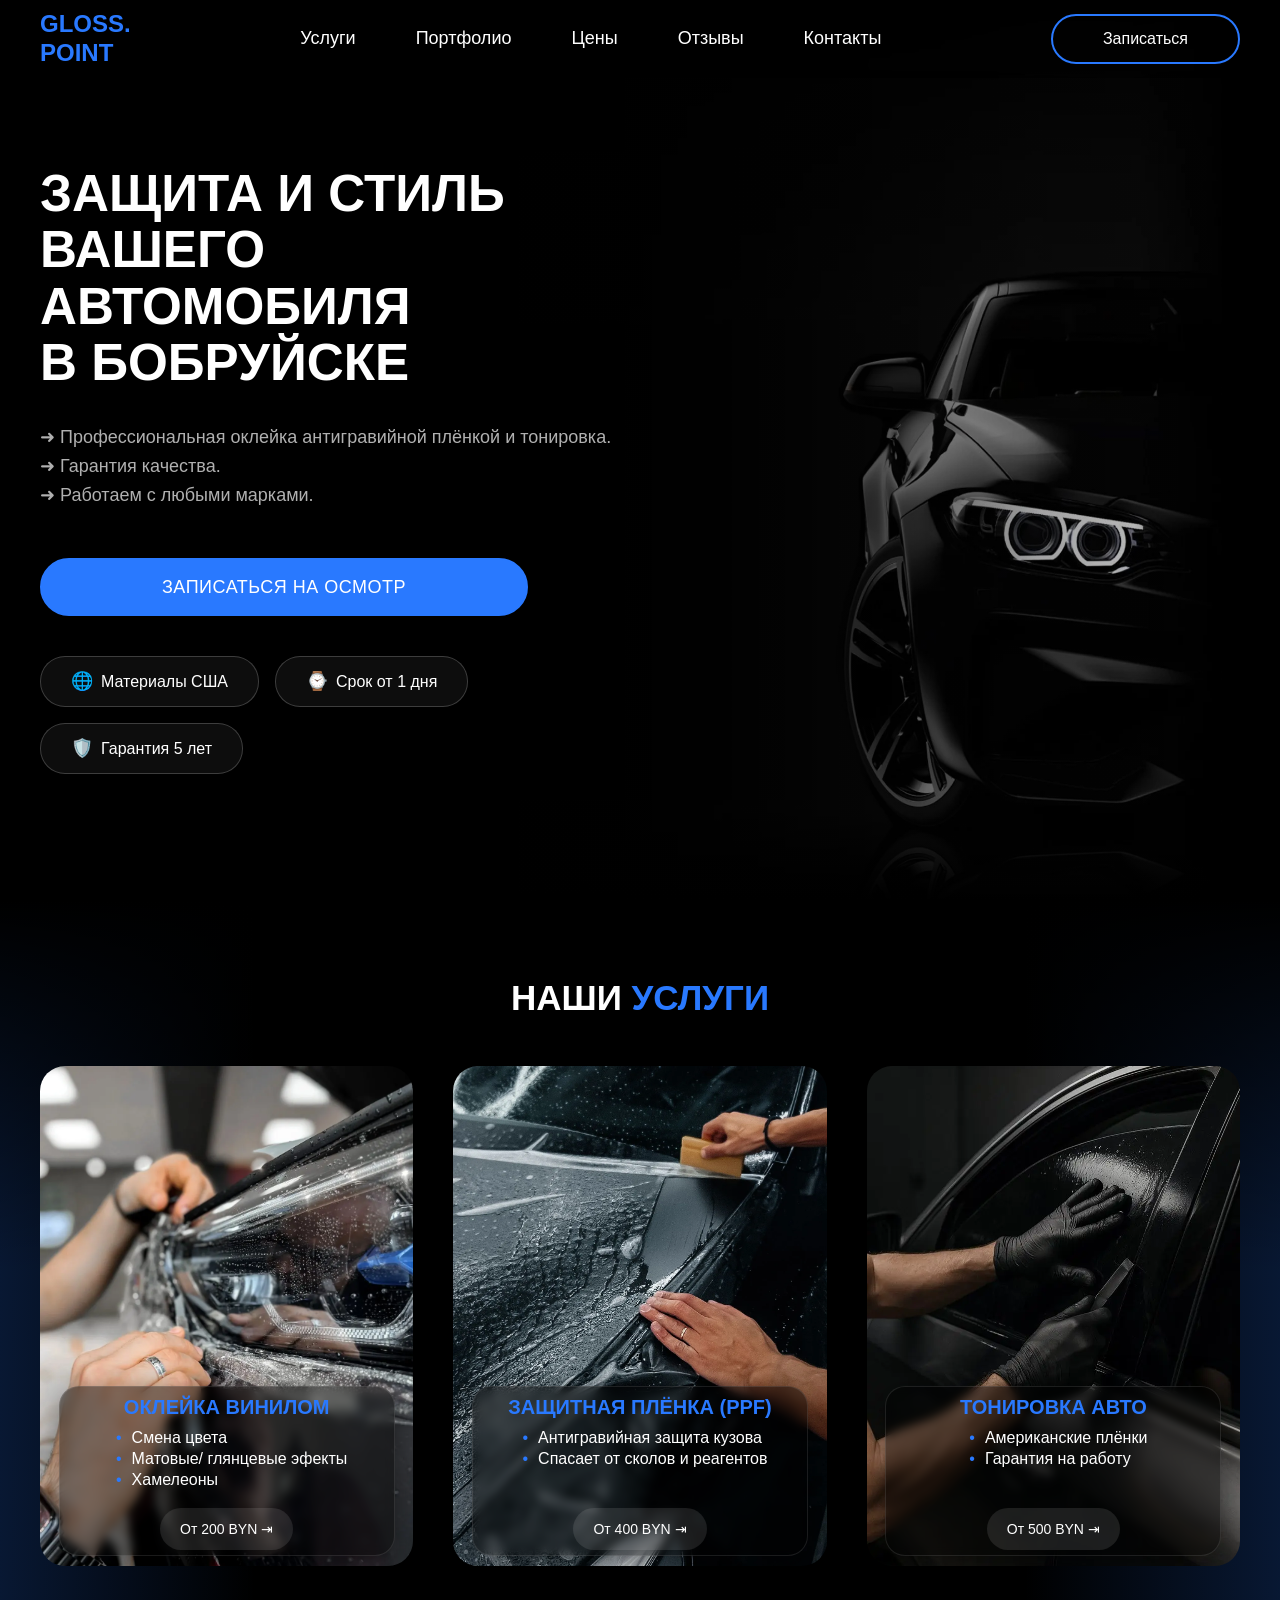
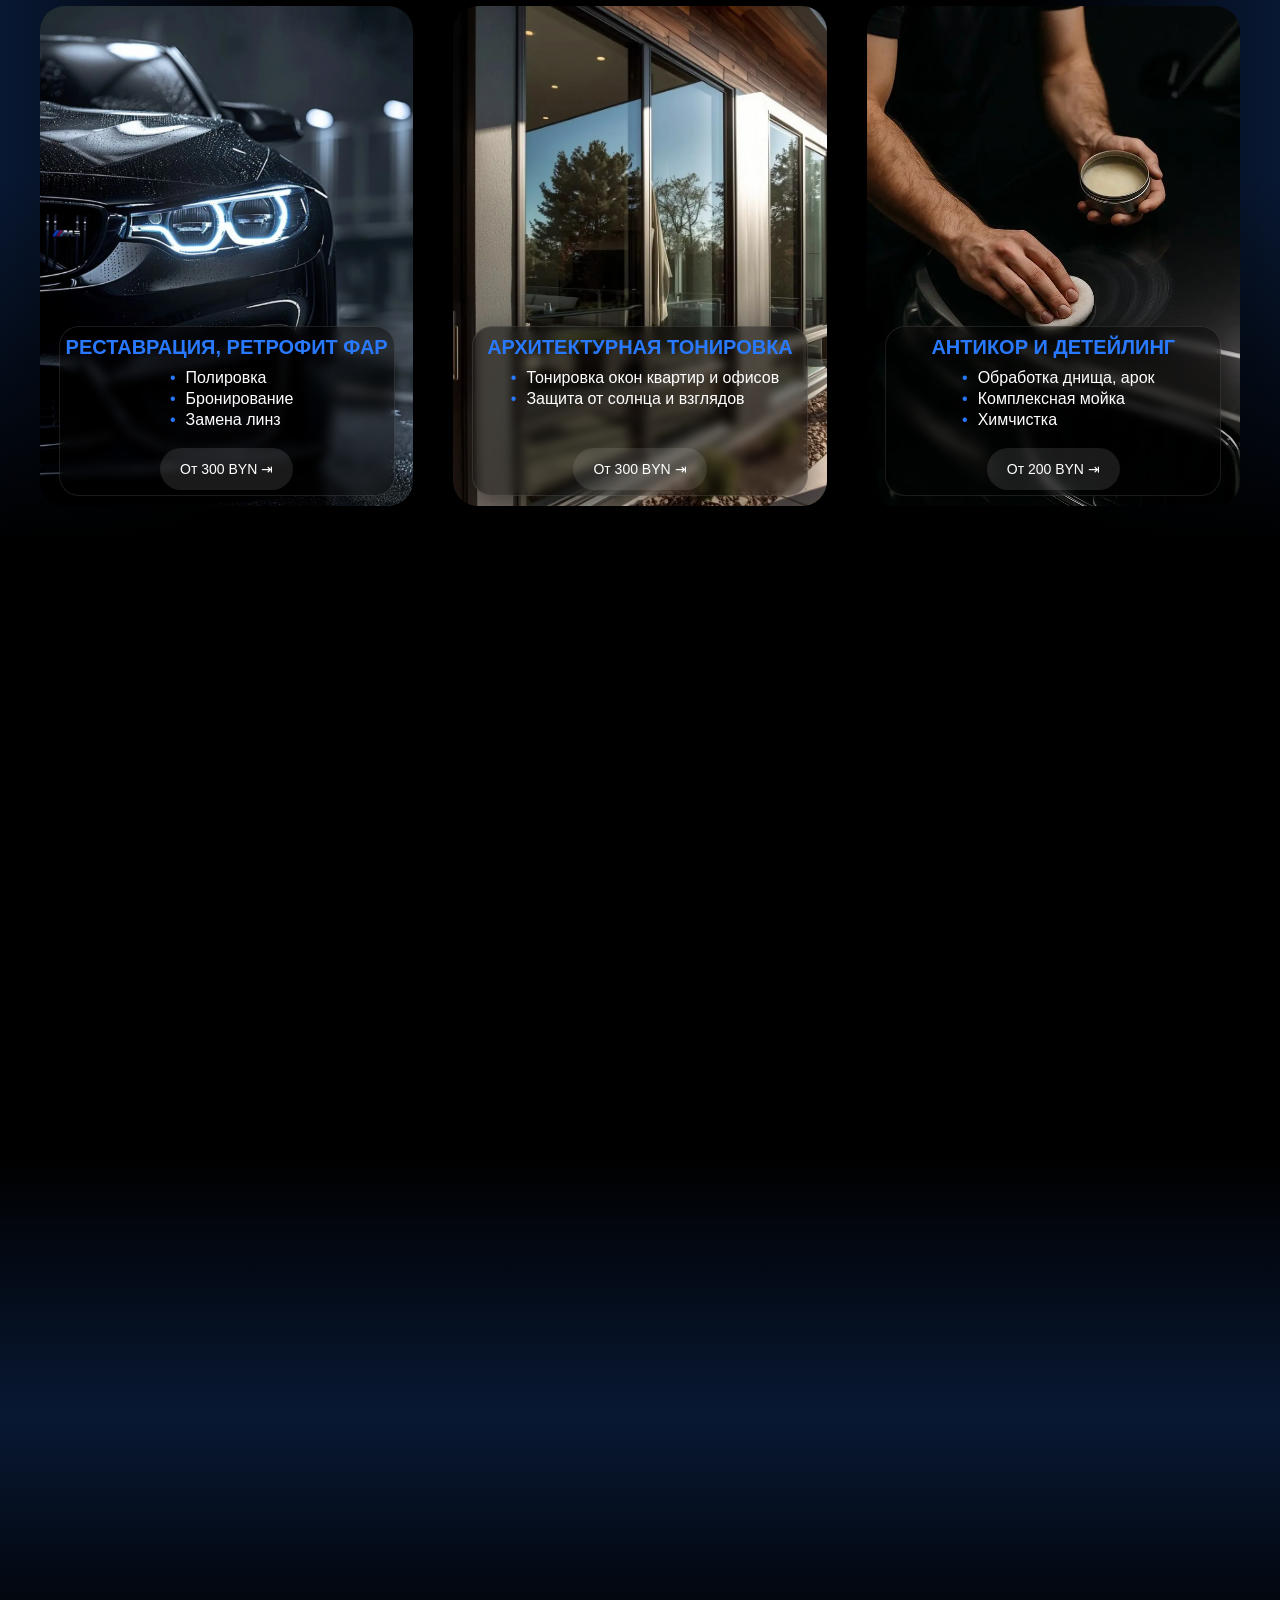
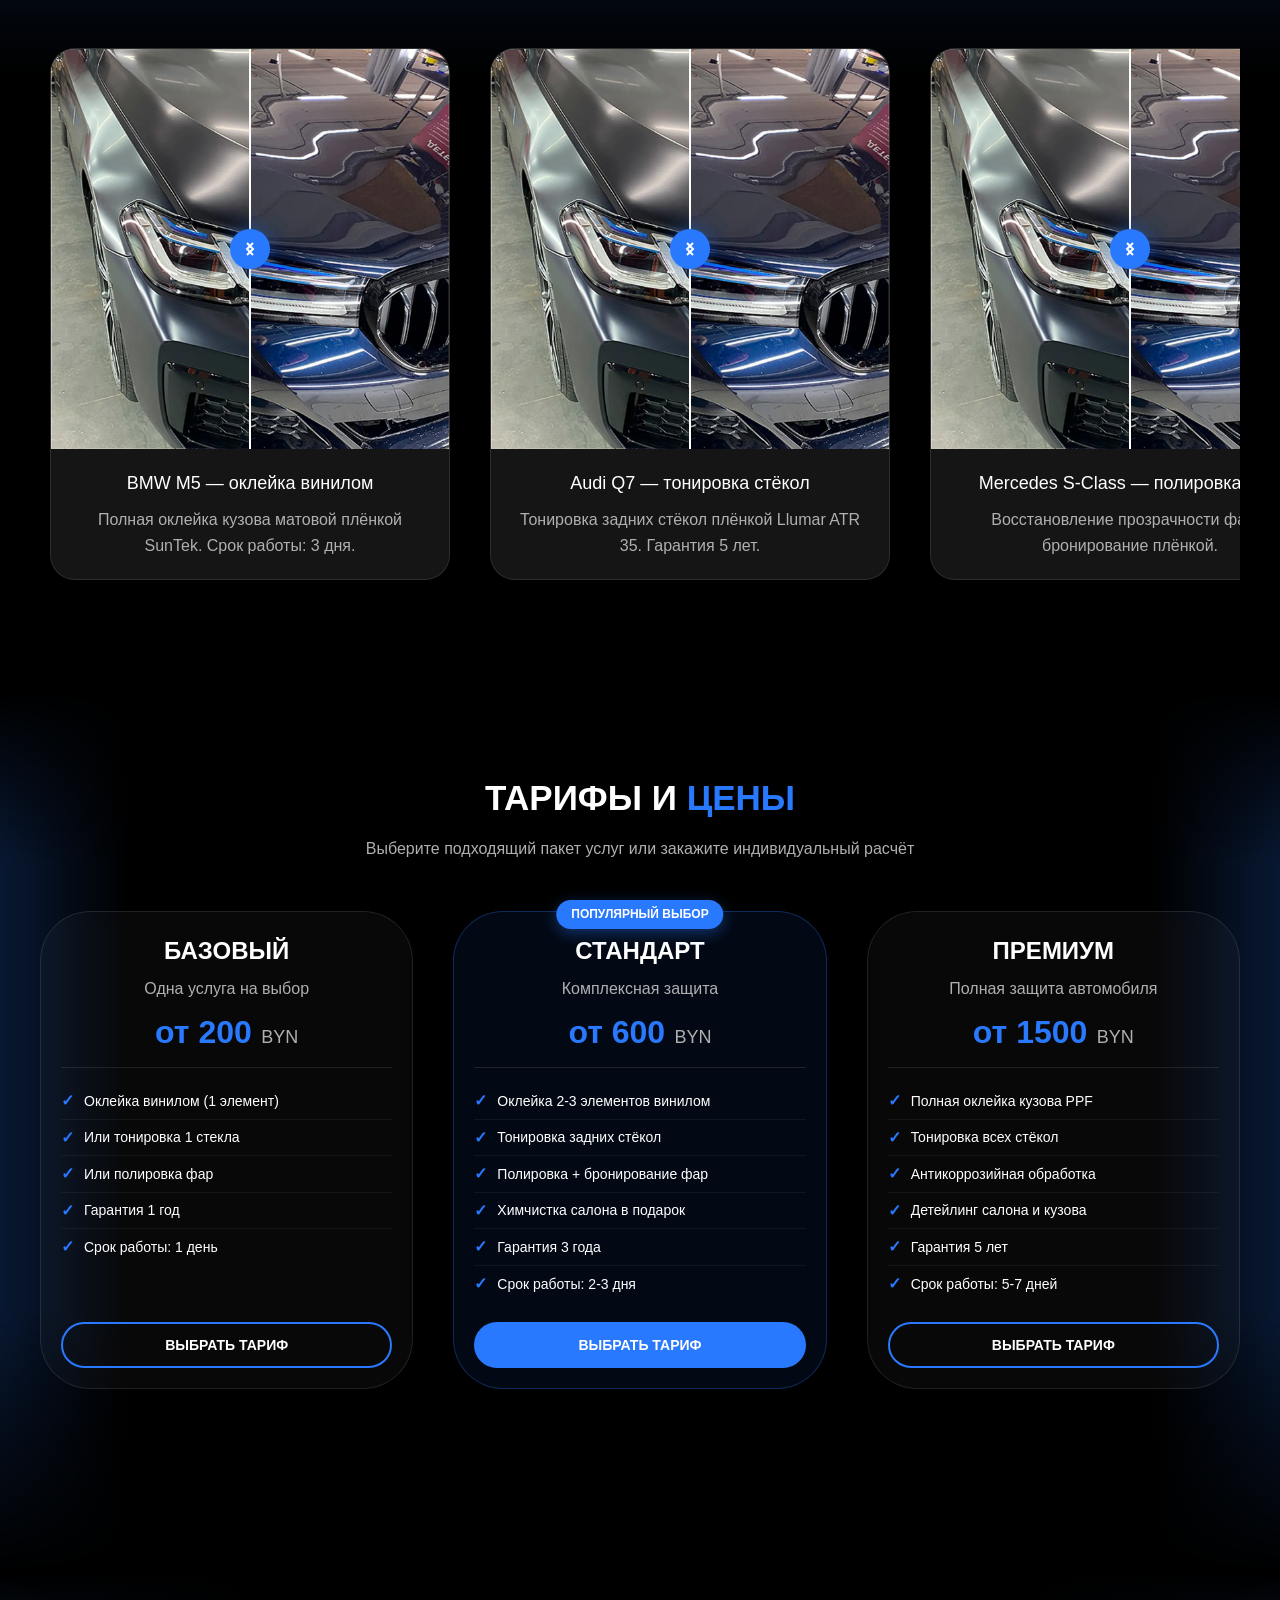
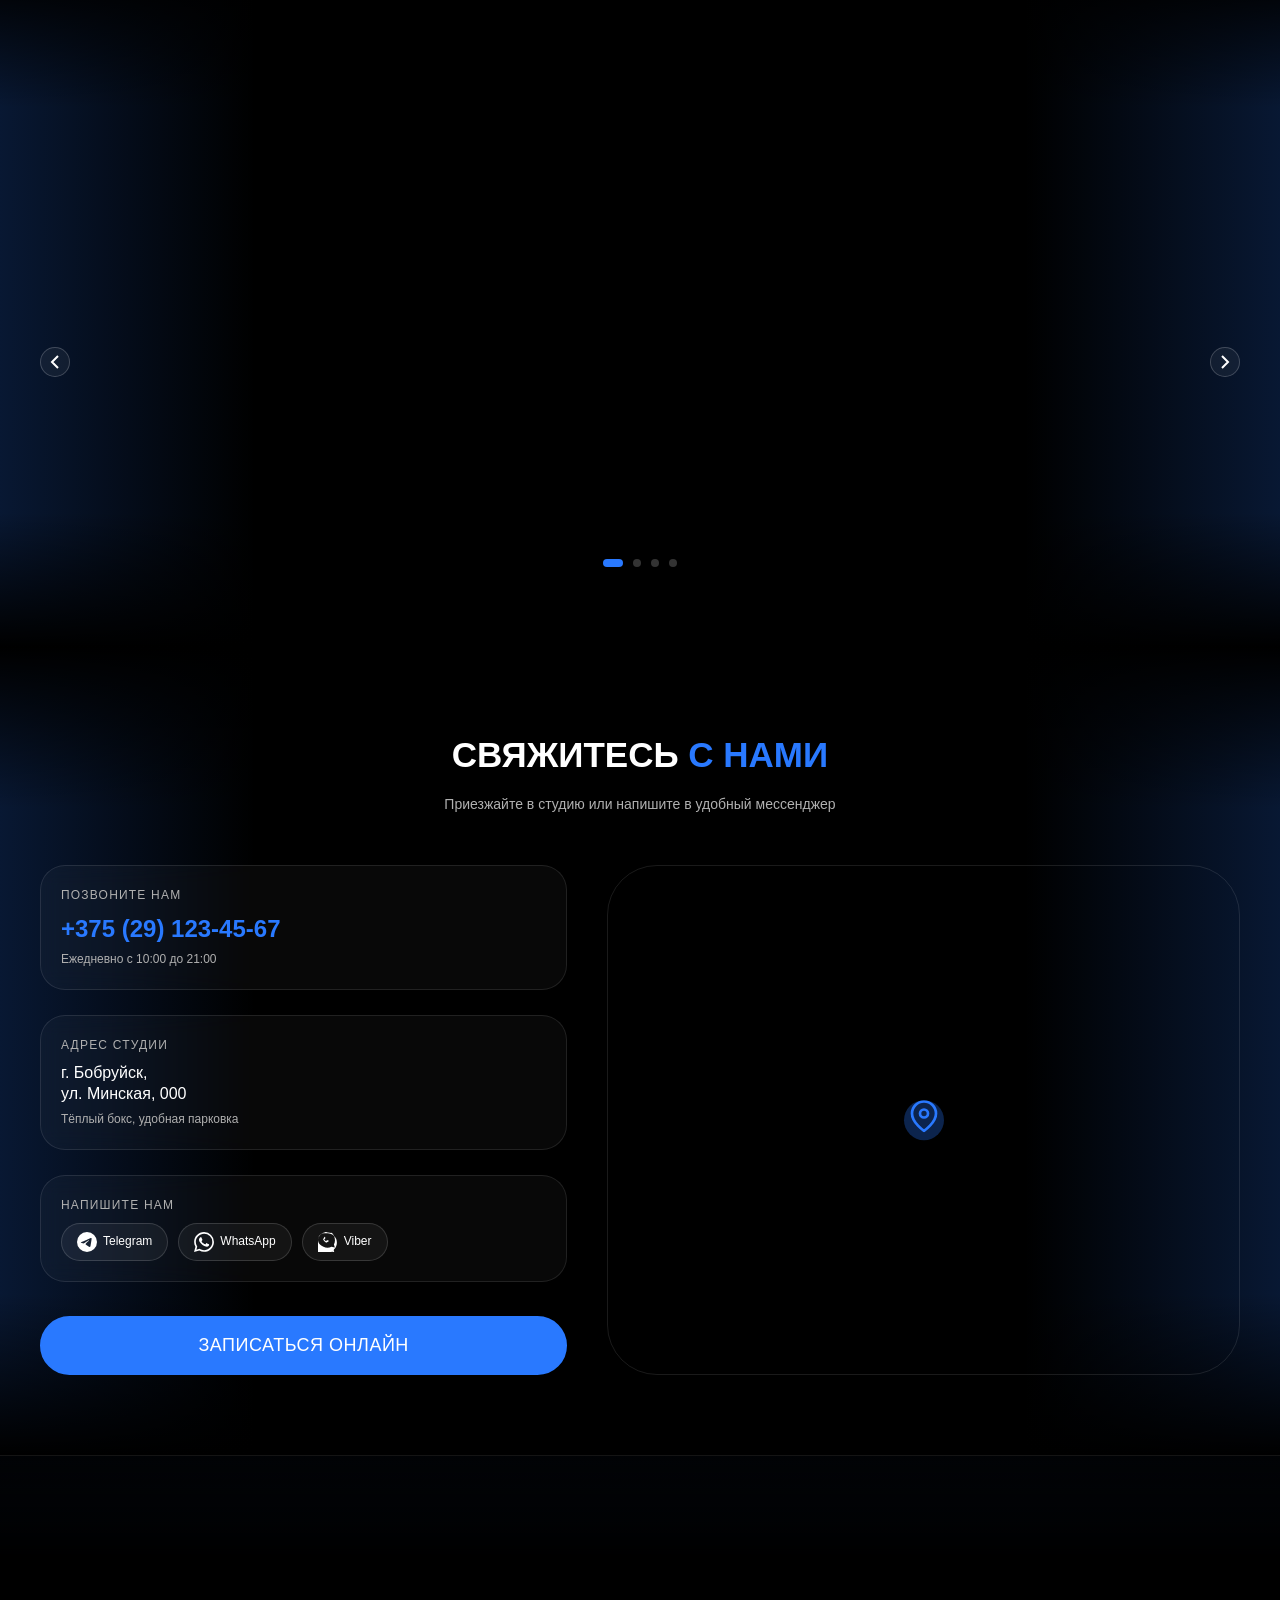
<file: index.html>
<!doctype html>
<html lang="en">
  <head>
    <meta charset="UTF-8" />
    <meta name="viewport" content="width=device-width, initial-scale=1.0" />
    <meta
      name="description"
      content="Профессиональная оклейка авто плёнкой, тонировка и ремонт фар в Бобруйске. Гарантия 5 лет."
    />
    <title>GLOSS.POINT - Детейлинг студия в Бобруйске</title>
    <!-- <link rel="icon" href="./imeges/favicon.png" type="image/png"> -->
    <link
      rel="icon"
      type="image/png"
      href="./imeges/favicon-96x96.png"
      sizes="96x96"
    />
    <link rel="icon" type="image/svg+xml" href="./favicon.svg" />
    <link rel="shortcut icon" href="./favicon.ico" />
    <link
      rel="./apple-touch-icon"
      sizes="180x180"
      href="./apple-touch-icon.png"
    />
    <meta name="apple-mobile-web-app-title" content="MyWebSite" />
    <link rel="manifest" href="./site.webmanifest" />
    <link rel="stylesheet" href="./css/style.css" />
    <link rel="stylesheet" href="./css/services.css" />
    <link rel="stylesheet" href="./css/whyus.css" />
    <link rel="stylesheet" href="./css/portfolio.css" />
    <link rel="stylesheet" href="./css/pricing.css" />
    <link rel="stylesheet" href="./css/review.css" />
    <link rel="stylesheet" href="./css/contacts.css" />
    <link rel="stylesheet" href="./css/footer.css" />
  </head>
  <body>
    <header class="header">
      <div class="container">
        <a href="#" class="logo"
          >GLOSS.<br /><span class="logo__acent">POINT</span></a
        >
        <nav class="nav">
          <ul class="nav__list">
            <li><a href="#services">Услуги</a></li>
            <li><a href="#portfolio">Портфолио</a></li>
            <li><a href="#pricing">Цены</a></li>
            <li><a href="#reviews">Отзывы</a></li>
            <li><a href="#contacts">Контакты</a></li>
          </ul>
        </nav>

        <a href="#contacts" class="btn btn__outline" data-modal="open"
          >Записаться</a
        >

        <button class="burger" aria-label="Открыть меню">
          <span></span>
          <span></span>
          <span></span>
        </button>
      </div>
    </header>

    <main>
      <section class="hero">
        <div class="container">
          <div class="hero__content">
            <h1 class="hero__title fade-in">
              ЗАЩИТА И СТИЛЬ<br />
              ВАШЕГО<br />
              АВТОМОБИЛЯ<br />
              В БОБРУЙСКЕ
            </h1>

            <p class="hero__subtitle fade-in">
              ➜ Профессиональная оклейка антигравийной плёнкой и тонировка.<br />
              ➜ Гарантия качества.<br />
              ➜ Работаем с любыми марками.
            </p>

            <a
              href="#contacts"
              class="btn btn__primary btn__large fade-in"
              data-modal="open"
              >ЗАПИСАТЬСЯ НА ОСМОТР</a
            >

            <div class="hero__features">
              <div class="feature fade-in">
                <span class="feature__icon">🌐</span>
                <span>Материалы США</span>
              </div>

              <div class="feature fade-in">
                <span class="feature__icon">⌚</span>
                <span>Срок от 1 дня</span>
              </div>

              <div class="feature fade-in">
                <span class="feature__icon">🛡️</span>
                <span>Гарантия 5 лет</span>
              </div>
            </div>
          </div>
        </div>
      </section>

      <div class="modal" id="modal">
        <div class="modal__overlay"></div>
        <div class="modal__content">
          <button class="modal__close" aria-label="Закрыть">
            <span></span>
            <span></span>
          </button>

          <h2 class="modal__title">
            Записаться на
            <span id="modalServiceName" style="color: var(--color-accent)"
              >услугу</span
            >
          </h2>

          <div class="tabs">
            <button class="tabs__btn tabs__btn—active" data-tab="form">
              Оставить заявку
            </button>
            <button class="tabs__btn" data-tab="calendar">Выбрать время</button>
          </div>

          <div class="tabs__content tabs__content—active" id="tab-form">
            <p class="modal__subtitle">
              Оставьте заявку, и мы перезвоним вам в течение 15 минут
            </p>

            <form class="modal__form" id="modalForm">
              <div class="form__group">
                <input
                  type="text"
                  name="name"
                  placeholder="Ваше имя"
                  required
                />
              </div>

              <div class="form__group">
                <input type="tel" name="phone" placeholder="Телефон" required />
              </div>

              <div class="form__group">
                <textarea
                  name="message"
                  placeholder="Комментарий (необязательно)"
                  rows="«3»"
                ></textarea>
              </div>

              <button
                type="submit"
                class="btn btn__primary btn__large"
                id="submitBtn"
                disabled
              >
                Отправить заявку
              </button>

              <p class="form__privacy">
                <!-- Нажимая кнопку, вы соглашаетесь с 
                <a href='policy.html' target='_blank'>политикой конфиденциальности</a> -->
                <label class="privacy-checkbox">
                  <input type="checkbox" id="privacyCheckbox" required />
                  <span
                    >Я согласен с
                    <a href="policy.html" target="_blank">
                      политикой конфиденциальности</a
                    >
                    и
                    <a href="terms.html" target="_blank"
                      >пользовательским соглашением.</a
                    ></span
                  >
                </label>
              </p>
            </form>
          </div>

          <!-- <!— КОНТЕНТ ВКЛАДКИ 2: Календарь —> -->
          <div class="tabs__content" id="tab-calendar">
            <p class="modal__subtitle">
              Выберите удобную дату и время — слоты обновляются в реальном
              времени
            </p>

            <!-- <!— Сюда вставим Cal.com —> -->
            <!-- <div id='cal-com-container' class='cal-container'></div> -->
            <iframe
              src="https://cal.com/кристина-семенова-lllu0i/осмотр-авто"
              id="bookingIframe"
              frameborder="0"
              class="cal-iframe"
              allowfullscreen
              title="Календарь записи"
            >
            </iframe>
          </div>
        </div>
      </div>

      <section class="services" id="services">
        <div class="container">
          <div class="services__content">
            <h2 class="services__title fade-in">
              наши <span class="services__title--blue">услуги</span>
            </h2>

            <div class="services__grid">
              <div class="services__card services__card--one fade-in-scale">
                <!-- <img src="imeges/винил.webp"> -->
                <div class="card__overlay">
                  <h3 class="card__title">Оклейка винилом</h3>
                  <ul class="card__list">
                    <li>Смена цвета</li>
                    <li>Матовые/ глянцевые эфекты</li>
                    <li>Хамелеоны</li>
                  </ul>
                  <a href="./services/vinyl.html" class="card__btn"
                    >От 200 BYN ⇥</a
                  >
                </div>
              </div>

              <div class="services__card services__card--two fade-in-scale">
                <div class="card__overlay">
                  <h3 class="card__title">защитная плёнка (PPF)</h3>
                  <ul class="card__list">
                    <li>Антигравийная защита кузова</li>
                    <li>Спасает от сколов и реагентов</li>
                  </ul>
                  <a href="./services/ppf.html" class="card__btn"
                    >От 400 BYN ⇥</a
                  >
                </div>
              </div>

              <div class="services__card services__card--three fade-in-scale">
                <div class="card__overlay">
                  <h3 class="card__title">тонировка авто</h3>
                  <ul class="card__list">
                    <li>Американские плёнки</li>
                    <li>Гарантия на работу</li>
                  </ul>
                  <a href="./services/tinting.html" class="card__btn"
                    >От 500 BYN ⇥</a
                  >
                </div>
              </div>

              <div class="services__card services__card--four fade-in-scale">
                <div class="card__overlay">
                  <h3 class="card__title">реставрация, ретрофит фар</h3>
                  <ul class="card__list">
                    <li>Полировка</li>
                    <li>Бронирование</li>
                    <li>Замена линз</li>
                  </ul>
                  <a href="./services/headlights.html" class="card__btn"
                    >От 300 BYN ⇥</a
                  >
                </div>
              </div>

              <div class="services__card services__card--five fade-in-scale">
                <div class="card__overlay">
                  <h3 class="card__title">Архитектурная тонировка</h3>
                  <ul class="card__list">
                    <li>Тонировка окон квартир и офисов</li>
                    <li>Защита от солнца и взглядов</li>
                  </ul>
                  <a href="./services/architectural.html" class="card__btn"
                    >От 300 BYN ⇥</a
                  >
                </div>
              </div>

              <div class="services__card services__card--six fade-in-scale">
                <div class="card__overlay">
                  <h3 class="card__title">антикор и детейлинг</h3>
                  <ul class="card__list">
                    <li>Обработка днища, арок</li>
                    <li>Комплексная мойка</li>
                    <li>Химчистка</li>
                  </ul>
                  <a href="./services/detailing.html" class="card__btn"
                    >От 200 BYN ⇥</a
                  >
                </div>
              </div>
            </div>
          </div>
        </div>
      </section>

      <section class="why-us" id="why-us">
        <div class="container">
          <h2 class="why-us__title fade-in">
            Почему <span class="why-us__title--blue">выбирают</span> нас
          </h2>

          <div class="why-us__grid">
            <!-- Карточка 1 -->
            <div class="glass-card why-us__card fade-in-scale">
              <div class="glass-card__number">01</div>
              <div class="glass-card__icon">
                <!-- Иконка "Опыт" (человек со звездами) -->
                <svg
                  width="48"
                  height="48"
                  viewBox="0 0 24 24"
                  fill="none"
                  stroke="currentColor"
                  stroke-width="1.5"
                  stroke-linecap="round"
                  stroke-linejoin="round"
                >
                  <path d="M16 21v-2a4 4 0 0 0-4-4H6a4 4 0 0 0-4 4v2"></path>
                  <circle cx="9" cy="7" r="4"></circle>
                  <path d="M19 8l2 2 4-4"></path>
                  <path d="M19 13l2 2 4-4"></path>
                </svg>
              </div>
              <h3 class="glass-card__title">Опыт 5+ лет</h3>
              <ul class="glass-card__list">
                <li>Оклейка более 50 автомобилей</li>
                <li>Знаем все нюансы работы с разными марками</li>
              </ul>
            </div>

            <!-- Карточка 2 -->
            <div class="glass-card why-us__card fade-in-scale">
              <div class="glass-card__number">02</div>
              <div class="glass-card__icon">
                <!-- Иконка "Флаг США" (условно) -->
                <svg
                  width="48"
                  height="48"
                  viewBox="0 0 24 24"
                  fill="none"
                  stroke="currentColor"
                  stroke-width="1.5"
                  stroke-linecap="round"
                  stroke-linejoin="round"
                >
                  <rect x="3" y="3" width="18" height="18" rx="2" ry="2"></rect>
                  <line x1="3" y1="9" x2="21" y2="9"></line>
                  <line x1="3" y1="15" x2="21" y2="15"></line>
                  <line x1="9" y1="3" x2="9" y2="21"></line>
                  <line x1="15" y1="3" x2="15" y2="21"></line>
                </svg>
              </div>
              <h3 class="glass-card__title">Материалы США</h3>
              <ul class="glass-card__list">
                <li>
                  Работаем только с проверенными плёнками SunTek, Llumar, Hexis
                </li>
                <li>Никакого дешёвого Китая</li>
              </ul>
            </div>

            <!-- Карточка 3 -->
            <div class="glass-card why-us__card fade-in-scale">
              <div class="glass-card__number">03</div>
              <div class="glass-card__icon">
                <!-- Иконка "Гарантия" (щит/галочка) -->
                <svg
                  width="48"
                  height="48"
                  viewBox="0 0 24 24"
                  fill="none"
                  stroke="currentColor"
                  stroke-width="1.5"
                  stroke-linecap="round"
                  stroke-linejoin="round"
                >
                  <path d="M12 22s8-4 8-10V5l-8-3-8 3v7c0 6 8 10 8 10z"></path>
                  <polyline points="9 12 11 14 15 10"></polyline>
                </svg>
              </div>
              <h3 class="glass-card__title">Гарантия 5 лет</h3>
              <ul class="glass-card__list">
                <li>Даём официальную гарантию на все работы</li>
                <li>Если что-то пойдёт не так — переделаем бесплатно</li>
              </ul>
            </div>

            <!-- Карточка 4 -->
            <div class="glass-card why-us__card fade-in-scale">
              <div class="glass-card__number">04</div>
              <div class="glass-card__icon">
                <!-- Иконка "Чистота" (веник/искра) -->
                <svg
                  width="48"
                  height="48"
                  viewBox="0 0 24 24"
                  fill="none"
                  stroke="currentColor"
                  stroke-width="1.5"
                  stroke-linecap="round"
                  stroke-linejoin="round"
                >
                  <path
                    d="M14 2H6a2 2 0 0 0-2 2v16a2 2 0 0 0 2 2h12a2 2 0 0 0 2-2V8z"
                  ></path>
                  <polyline points="14 2 14 8 20 8"></polyline>
                  <line x1="12" y1="18" x2="12" y2="12"></line>
                  <line x1="9" y1="15" x2="15" y2="15"></line>
                </svg>
              </div>
              <h3 class="glass-card__title">Чистая студия</h3>
              <ul class="glass-card__list">
                <li>Тёплое помещение с хорошей вентиляцией</li>
                <li>Машина не пылится во время работы</li>
              </ul>
            </div>

            <!-- Карточка 5 -->
            <div class="glass-card why-us__card fade-in-scale">
              <div class="glass-card__number">05</div>
              <div class="glass-card__icon">
                <!-- Иконка "Фотоотчет" (камера) -->
                <svg
                  width="48"
                  height="48"
                  viewBox="0 0 24 24"
                  fill="none"
                  stroke="currentColor"
                  stroke-width="1.5"
                  stroke-linecap="round"
                  stroke-linejoin="round"
                >
                  <path
                    d="M23 19a2 2 0 0 1-2 2H3a2 2 0 0 1-2-2V8a2 2 0 0 1 2-2h4l2-3h6l2 3h4a2 2 0 0 1 2 2z"
                  ></path>
                  <circle cx="12" cy="13" r="4"></circle>
                </svg>
              </div>
              <h3 class="glass-card__title">Фотоотчёт каждого этапа</h3>
              <ul class="glass-card__list">
                <li>Присылаем фото процесса в WhatsApp</li>
                <li>Вы всегда знаете, что происходит с вашим авто</li>
              </ul>
            </div>

            <!-- Карточка 6 -->
            <div class="glass-card why-us__card fade-in-scale">
              <div class="glass-card__number">06</div>
              <div class="glass-card__icon">
                <!-- Иконка "Календарь" -->
                <svg
                  width="48"
                  height="48"
                  viewBox="0 0 24 24"
                  fill="none"
                  stroke="currentColor"
                  stroke-width="1.5"
                  stroke-linecap="round"
                  stroke-linejoin="round"
                >
                  <rect x="3" y="4" width="18" height="18" rx="2" ry="2"></rect>
                  <line x1="16" y1="2" x2="16" y2="6"></line>
                  <line x1="8" y1="2" x2="8" y2="6"></line>
                  <line x1="3" y1="10" x2="21" y2="10"></line>
                </svg>
              </div>
              <h3 class="glass-card__title">Работаем без выходных</h3>
              <ul class="glass-card__list">
                <li>Пн-Пт с 10.00 до 21.00</li>
                <li>Подберём удобное время для записи</li>
              </ul>
            </div>
          </div>
        </div>
      </section>

      <section class="portfolio" id="portfolio">
        <div class="container">
          <h2 class="portfolio__title fade-in">
            Наши <span class="portfolio__title--blue">работы</span>
          </h2>
          <p class="portfolio__subtitle fade-in">
            Двигай ползунок, чтобы увидеть результат
          </p>

          <div class="portfolio__carousel">
            <!-- Работа 1 -->
            <div class="portfolio__card fade-in-scale">
              <div class="comparison-slider" data-comparison>
                <div
                  class="comparison-slider__image comparison-slider__image--before"
                >
                  <img src="./imeges/portfolio befor.webp" alt="До оклейки" />
                </div>
                <div
                  class="comparison-slider__image comparison-slider__image--after"
                >
                  <img
                    src="./imeges/portfolio after.webp"
                    alt="После оклейки"
                  />
                </div>
                <div class="comparison-slider__handle">
                  <div class="comparison-slider__line"></div>
                  <div class="comparison-slider__button">
                    <svg
                      width="24"
                      height="24"
                      viewBox="0 0 24 24"
                      fill="none"
                      stroke="currentColor"
                      stroke-width="2"
                    >
                      <polyline points="15 18 9 12 15 6"></polyline>
                      <polyline points="9 18 15 12 9 6"></polyline>
                    </svg>
                  </div>
                </div>
              </div>
              <div class="portfolio__card-content">
                <h3 class="portfolio__card-title">BMW M5 — оклейка винилом</h3>
                <p class="portfolio__card-desc">
                  Полная оклейка кузова матовой плёнкой SunTek. Срок работы: 3
                  дня.
                </p>
              </div>
            </div>

            <!-- Работа 2 -->
            <div class="portfolio__card fade-in-scale">
              <div class="comparison-slider" data-comparison>
                <div
                  class="comparison-slider__image comparison-slider__image--before"
                >
                  <img src="./imeges/portfolio befor.webp" alt="До тонировки" />
                </div>
                <div
                  class="comparison-slider__image comparison-slider__image--after"
                >
                  <img
                    src="./imeges/portfolio after.webp"
                    alt="После тонировки"
                  />
                </div>
                <div class="comparison-slider__handle">
                  <div class="comparison-slider__line"></div>
                  <div class="comparison-slider__button">
                    <svg
                      width="24"
                      height="24"
                      viewBox="0 0 24 24"
                      fill="none"
                      stroke="currentColor"
                      stroke-width="2"
                    >
                      <polyline points="15 18 9 12 15 6"></polyline>
                      <polyline points="9 18 15 12 9 6"></polyline>
                    </svg>
                  </div>
                </div>
              </div>
              <div class="portfolio__card-content">
                <h3 class="portfolio__card-title">
                  Audi Q7 — тонировка стёкол
                </h3>
                <p class="portfolio__card-desc">
                  Тонировка задних стёкол плёнкой Llumar ATR 35. Гарантия 5 лет.
                </p>
              </div>
            </div>

            <!-- Работа 3 -->
            <div class="portfolio__card fade-in-scale">
              <div class="comparison-slider" data-comparison>
                <div
                  class="comparison-slider__image comparison-slider__image--before"
                >
                  <img src="./imeges/portfolio befor.webp" alt="До полировки" />
                </div>
                <div
                  class="comparison-slider__image comparison-slider__image--after"
                >
                  <img
                    src="./imeges/portfolio after.webp"
                    alt="После полировки"
                  />
                </div>
                <div class="comparison-slider__handle">
                  <div class="comparison-slider__line"></div>
                  <div class="comparison-slider__button">
                    <svg
                      width="24"
                      height="24"
                      viewBox="0 0 24 24"
                      fill="none"
                      stroke="currentColor"
                      stroke-width="2"
                    >
                      <polyline points="15 18 9 12 15 6"></polyline>
                      <polyline points="9 18 15 12 9 6"></polyline>
                    </svg>
                  </div>
                </div>
              </div>
              <div class="portfolio__card-content">
                <h3 class="portfolio__card-title">
                  Mercedes S-Class — полировка фар
                </h3>
                <p class="portfolio__card-desc">
                  Восстановление прозрачности фар + бронирование плёнкой.
                </p>
              </div>
            </div>

            <!-- Работа 4 -->
            <div class="portfolio__card fade-in-scale">
              <div class="comparison-slider" data-comparison>
                <div
                  class="comparison-slider__image comparison-slider__image--before"
                >
                  <img src="./imeges/portfolio befor.webp" alt="До PPF" />
                </div>
                <div
                  class="comparison-slider__image comparison-slider__image--after"
                >
                  <img src="./imeges/portfolio after.webp" alt="После PPF" />
                </div>
                <div class="comparison-slider__handle">
                  <div class="comparison-slider__line"></div>
                  <div class="comparison-slider__button">
                    <svg
                      width="24"
                      height="24"
                      viewBox="0 0 24 24"
                      fill="none"
                      stroke="currentColor"
                      stroke-width="2"
                    >
                      <polyline points="15 18 9 12 15 6"></polyline>
                      <polyline points="9 18 15 12 9 6"></polyline>
                    </svg>
                  </div>
                </div>
              </div>
              <div class="portfolio__card-content">
                <h3 class="portfolio__card-title">
                  Porsche 911 — защитная плёнка PPF
                </h3>
                <p class="portfolio__card-desc">
                  Оклейка передней части кузова прозрачной плёнкой SunTek PPF.
                </p>
              </div>
            </div>
          </div>
        </div>
      </section>

      <section class="pricing" id="pricing">
        <div class="container">
          <h2 class="pricing__title fade-in">
            Тарифы и <span class="pricing__title--blue">цены</span>
          </h2>
          <p class="pricing__subtitle fade-in">
            Выберите подходящий пакет услуг или закажите индивидуальный расчёт
          </p>

          <div class="pricing__grid">
            <!-- Тариф 1: Базовый -->
            <div class="pricing-card fade-in-scale">
              <div class="pricing-card__header">
                <h3 class="pricing-card__name">Базовый</h3>
                <p class="pricing-card__desc">Одна услуга на выбор</p>
              </div>
              <div class="pricing-card__price">
                <span class="pricing-card__amount">от 200</span>
                <span class="pricing-card__currency">BYN</span>
              </div>
              <ul class="pricing-card__features">
                <li>Оклейка винилом (1 элемент)</li>
                <li>Или тонировка 1 стекла</li>
                <li>Или полировка фар</li>
                <li>Гарантия 1 год</li>
                <li>Срок работы: 1 день</li>
              </ul>
              <a
                href="#"
                class="pricing-card__btn btn btn__outline"
                data-modal="open"
                data-service="Базовый тариф"
              >
                Выбрать тариф
              </a>
            </div>

            <!-- Тариф 2: Стандарт (популярный) -->
            <div class="pricing-card pricing-card--popular fade-in-scale">
              <div class="pricing-card__badge">Популярный выбор</div>
              <div class="pricing-card__header">
                <h3 class="pricing-card__name">Стандарт</h3>
                <p class="pricing-card__desc">Комплексная защита</p>
              </div>
              <div class="pricing-card__price">
                <span class="pricing-card__amount">от 600</span>
                <span class="pricing-card__currency">BYN</span>
              </div>
              <ul class="pricing-card__features">
                <li>Оклейка 2-3 элементов винилом</li>
                <li>Тонировка задних стёкол</li>
                <li>Полировка + бронирование фар</li>
                <li>Химчистка салона в подарок</li>
                <li>Гарантия 3 года</li>
                <li>Срок работы: 2-3 дня</li>
              </ul>
              <a
                href="#"
                class="pricing-card__btn btn btn__primary"
                data-modal="open"
                data-service="Стандарт тариф"
              >
                Выбрать тариф
              </a>
            </div>

            <!-- Тариф 3: Премиум -->
            <div class="pricing-card fade-in-scale">
              <div class="pricing-card__header">
                <h3 class="pricing-card__name">Премиум</h3>
                <p class="pricing-card__desc">Полная защита автомобиля</p>
              </div>
              <div class="pricing-card__price">
                <span class="pricing-card__amount">от 1500</span>
                <span class="pricing-card__currency">BYN</span>
              </div>
              <ul class="pricing-card__features">
                <li>Полная оклейка кузова PPF</li>
                <li>Тонировка всех стёкол</li>
                <li>Антикоррозийная обработка</li>
                <li>Детейлинг салона и кузова</li>
                <li>Гарантия 5 лет</li>
                <li>Срок работы: 5-7 дней</li>
              </ul>
              <a
                href="#"
                class="pricing-card__btn btn btn__outline"
                data-modal="open"
                data-service="Премиум тариф"
              >
                Выбрать тариф
              </a>
            </div>
          </div>

          <div class="pricing__note fade-in-scale">
            <p>
              💡 Точная стоимость зависит от марки автомобиля и объёма работ.
              <a href="#" data-modal="open">Запишитесь на бесплатный осмотр</a>
              — мы рассчитаем цену индивидуально.
            </p>
          </div>
        </div>
      </section>

      <section class="reviews" id="reviews">
        <div class="container">
          <h2 class="reviews__title fade-in">
            Отзывы <span class="reviews__title--blue">клиентов</span>
          </h2>
          <p class="reviews__subtitle fade-in">
            Нам доверяют владельцы BMW, Mercedes, Audi и других премиальных авто
          </p>

          <div class="reviews__carousel">
            <button
              class="reviews__nav reviews__nav--prev"
              aria-label="Предыдущий отзыв"
            >
              <svg
                width="24"
                height="24"
                viewBox="0 0 24 24"
                fill="none"
                stroke="currentColor"
                stroke-width="2"
              >
                <polyline points="15 18 9 12 15 6"></polyline>
              </svg>
            </button>

            <div class="reviews__track">
              <!-- Отзыв 1 -->
              <div class="review-card fade-in-scale">
                <div class="review-card__header">
                  <div class="review-card__avatar">
                    <img src="./imeges/avatarka.webp" alt="Александр К." />
                  </div>
                  <div class="review-card__info">
                    <h4 class="review-card__name">Александр К.</h4>
                    <p class="review-card__meta">
                      <span class="review-card__service">Оклейка BMW M5</span>
                      <span class="review-card__date">Октябрь 2026</span>
                    </p>
                  </div>
                  <div class="review-card__badge">✓ Проверен</div>
                </div>
                <div class="review-card__rating">
                  <span class="star">★</span>
                  <span class="star">★</span>
                  <span class="star">★</span>
                  <span class="star">★</span>
                  <span class="star">★</span>
                </div>
                <p class="review-card__text">
                  "Оклеил весь кузов матовым винилом SunTek. Ребята работают
                  чисто, в тёплом боксе — ни одной пылинки под плёнкой. Сделали
                  за 3 дня, как и обещали. Машина выглядит как космический
                  корабль! Отдельное спасибо за фотоотчёт каждого этапа в
                  WhatsApp."
                </p>
              </div>

              <!-- Отзыв 2 -->
              <div class="review-card fade-in-scale">
                <div class="review-card__header">
                  <div class="review-card__avatar">
                    <img src="./imeges/avatarka.webp" alt="Мария С." />
                  </div>
                  <div class="review-card__info">
                    <h4 class="review-card__name">Мария С.</h4>
                    <p class="review-card__meta">
                      <span class="review-card__service"
                        >Тонировка Audi Q7</span
                      >
                      <span class="review-card__date">Сентябрь 2026</span>
                    </p>
                  </div>
                  <div class="review-card__badge">✓ Проверен</div>
                </div>
                <div class="review-card__rating">
                  <span class="star">★</span>
                  <span class="star">★</span>
                  <span class="star">★</span>
                  <span class="star">★</span>
                  <span class="star">★</span>
                </div>
                <p class="review-card__text">
                  "Тонировала задние стёкла плёнкой Llumar. В салоне стало
                  намного комфортнее, дети не жалуются на солнце. Гарантия 5 лет
                  — это подкупает. Цена адекватная для такого качества.
                  Рекомендую!"
                </p>
              </div>

              <!-- Отзыв 3 -->
              <div class="review-card fade-in-scale">
                <div class="review-card__header">
                  <div class="review-card__avatar">
                    <img src="./imeges/avatarka.webp" alt="Дмитрий В." />
                  </div>
                  <div class="review-card__info">
                    <h4 class="review-card__name">Дмитрий В.</h4>
                    <p class="review-card__meta">
                      <span class="review-card__service"
                        >PPF + полировка фар</span
                      >
                      <span class="review-card__date">Август 2026</span>
                    </p>
                  </div>
                  <div class="review-card__badge">✓ Проверен</div>
                </div>
                <div class="review-card__rating">
                  <span class="star">★</span>
                  <span class="star">★</span>
                  <span class="star">★</span>
                  <span class="star">★</span>
                  <span class="star">★</span>
                </div>
                <p class="review-card__text">
                  "Приехал на полировку фар, уговорили ещё оклеить переднюю
                  часть защитной плёнкой. Не пожалел — через месяц камень
                  прилетел в капот, плёнка спасла. Фары как новые, светят ярко.
                  Парни профи, видно опыт."
                </p>
              </div>

              <!-- Отзыв 4 -->
              <div class="review-card fade-in-scale">
                <div class="review-card__header">
                  <div class="review-card__avatar">
                    <img src="./imeges/avatarka.webp" alt="Игорь Л." />
                  </div>
                  <div class="review-card__info">
                    <h4 class="review-card__name">Игорь Л.</h4>
                    <p class="review-card__meta">
                      <span class="review-card__service">Полный детейлинг</span>
                      <span class="review-card__date">Июль 2026</span>
                    </p>
                  </div>
                  <div class="review-card__badge">✓ Проверен</div>
                </div>
                <div class="review-card__rating">
                  <span class="star">★</span>
                  <span class="star">★</span>
                  <span class="star">★</span>
                  <span class="star">★</span>
                  <span class="star">★</span>
                </div>
                <p class="review-card__text">
                  "Делал антикор + химчистку салона перед продажей. Машину 2018
                  года привели в состояние, как будто только из салона.
                  Покупатель был в шоке. Спасибо за честную работу и адекватные
                  цены."
                </p>
              </div>
            </div>

            <button
              class="reviews__nav reviews__nav--next"
              aria-label="Следующий отзыв"
            >
              <svg
                width="24"
                height="24"
                viewBox="0 0 24 24"
                fill="none"
                stroke="currentColor"
                stroke-width="2"
              >
                <polyline points="9 18 15 12 9 6"></polyline>
              </svg>
            </button>
          </div>

          <div class="reviews__indicators">
            <button class="reviews__indicator active" data-index="0"></button>
            <button class="reviews__indicator" data-index="1"></button>
            <button class="reviews__indicator" data-index="2"></button>
            <button class="reviews__indicator" data-index="3"></button>
          </div>
        </div>
      </section>

      <section class="contacts" id="contacts">
        <div class="container">
          <h2 class="contacts__title fade-in">
            Свяжитесь <span class="contacts__title--blue">с нами</span>
          </h2>
          <p class="contacts__subtitle fade-in">
            Приезжайте в студию или напишите в удобный мессенджер
          </p>

          <div class="contacts__wrapper">
            <!-- Левая колонка: информация -->
            <div class="contacts__info">
              <!-- Телефон -->
              <div class="contact-block contact-block--phone fade-in-scale">
                <span class="contact-block__label">Позвоните нам</span>
                <a href="tel:+375291234567" class="contact-block__value">
                  +375 (29) 123-45-67
                </a>
                <span class="contact-block__hint"
                  >Ежедневно с 10:00 до 21:00</span
                >
              </div>

              <!-- Адрес -->
              <div class="contact-block fade-in-scale">
                <span class="contact-block__label">Адрес студии</span>
                <p class="contact-block__value contact-block__address">
                  г. Бобруйск,<br />
                  ул. Минская, 000
                </p>
                <span class="contact-block__hint"
                  >Тёплый бокс, удобная парковка</span
                >
              </div>

              <!-- Мессенджеры -->
              <div class="contact-block fade-in-scale">
                <span class="contact-block__label">Напишите нам</span>
                <div class="contact-block__messengers">
                  <a
                    href="https://t.me/bobrdtl"
                    class="messenger-btn"
                    target="_blank"
                    rel="noopener"
                  >
                    <svg
                      width="24"
                      height="24"
                      viewBox="0 0 24 24"
                      fill="currentColor"
                    >
                      <path
                        d="M11.944 0A12 12 0 0 0 0 12a12 12 0 0 0 12 12 12 12 0 0 0 12-12A12 12 0 0 0 12 0a12 12 0 0 0-.056 0zm4.962 7.224c.1-.002.321.023.465.14a.506.506 0 0 1 .171.325c.016.093.036.306.02.472-.18 1.898-.962 6.502-1.36 8.627-.168.9-.499 1.201-.82 1.23-.696.065-1.225-.46-1.9-.902-1.056-.693-1.653-1.124-2.678-1.8-1.185-.78-.417-1.21.258-1.91.177-.184 3.247-2.977 3.307-3.23.007-.032.014-.15-.056-.212s-.174-.041-.249-.024c-.106.024-1.793 1.14-5.061 3.345-.48.33-.913.49-1.302.48-.428-.008-1.252-.241-1.865-.44-.752-.245-1.349-.374-1.297-.789.027-.216.325-.437.893-.663 3.498-1.524 5.83-2.529 6.998-3.014 3.332-1.386 4.025-1.627 4.476-1.635z"
                      />
                    </svg>
                    Telegram
                  </a>
                  <a
                    href="https://wa.me/375291234567"
                    class="messenger-btn"
                    target="_blank"
                    rel="noopener"
                  >
                    <svg
                      width="24"
                      height="24"
                      viewBox="0 0 24 24"
                      fill="currentColor"
                    >
                      <path
                        d="M17.472 14.382c-.297-.149-1.758-.867-2.03-.967-.273-.099-.471-.148-.67.15-.197.297-.767.966-.94 1.164-.173.199-.347.223-.644.075-.297-.15-1.255-.463-2.39-1.475-.883-.788-1.48-1.761-1.653-2.059-.173-.297-.018-.458.13-.606.134-.133.298-.347.446-.52.149-.174.198-.298.298-.497.099-.198.05-.371-.025-.52-.075-.149-.669-1.612-.916-2.207-.242-.579-.487-.5-.669-.51-.173-.008-.371-.01-.57-.01-.198 0-.52.074-.792.372-.272.297-1.04 1.016-1.04 2.479 0 1.462 1.065 2.875 1.213 3.074.149.198 2.096 3.2 5.077 4.487.709.306 1.262.489 1.694.625.712.227 1.36.195 1.871.118.571-.085 1.758-.719 2.006-1.413.248-.694.248-1.289.173-1.413-.074-.124-.272-.198-.57-.347m-5.421 7.403h-.004a9.87 9.87 0 0 1-5.031-1.378l-.361-.214-3.741.982.998-3.648-.235-.374a9.86 9.86 0 0 1-1.51-5.26c.001-5.45 4.436-9.884 9.888-9.884 2.64 0 5.122 1.03 6.988 2.898a9.825 9.825 0 0 1 2.893 6.994c-.003 5.45-4.437 9.884-9.885 9.884m8.413-18.297A11.815 11.815 0 0 0 12.05 0C5.495 0 .16 5.335.157 11.892c0 2.096.547 4.142 1.588 5.945L.057 24l6.305-1.654a11.882 11.882 0 0 0 5.683 1.448h.005c6.554 0 11.89-5.335 11.893-11.893a11.821 11.821 0 0 0-3.48-8.413Z"
                      />
                    </svg>
                    WhatsApp
                  </a>
                  <a
                    href="viber://chat?number=375291234567"
                    class="messenger-btn"
                    target="_blank"
                    rel="noopener"
                  >
                    <svg
                      width="24"
                      height="24"
                      viewBox="0 0 24 24"
                      fill="currentColor"
                    >
                      <path
                        d="M11.404 0C8.132.016 4.861 1.244 2.364 3.742c-3.152 3.151-3.152 8.253 0 11.404 2.5 2.498 5.77 3.727 9.04 3.711 1.657-.008 3.313-.422 4.804-1.244l3.978 1.086-1.086-3.811c.822-1.491 1.236-3.147 1.244-4.804.016-3.27-1.213-6.54-3.711-9.04C14.14 1.244 10.87.016 7.598 0h3.806zm.008 1.5c2.878.008 5.755 1.094 7.953 3.292 4.414 4.414 4.414 11.573 0 15.987-.398.398-.547.945-.398 1.491l.547 1.914-2.081-.547c-.547-.149-1.094 0-1.491.398-4.414 4.414-11.573 4.414-15.987 0-4.414-4.414-4.414-11.573 0-15.987C2.16 2.594 5.038 1.508 7.916 1.5h3.496zm-3.144 4.476c-.299 0-.597.149-.746.448l-1.194 2.089c-.149.299-.149.597 0 .896.746 1.343 1.791 2.537 3.134 3.283.299.149.597.149.896 0l2.089-1.194c.299-.149.448-.448.448-.746 0-.448-.448-.896-.896-.896h-1.045c-.149 0-.299.149-.448.299l-.746.746c-.149.149-.448.149-.597 0l-1.492-1.492c-.149-.149-.149-.448 0-.597l.746-.746c.149-.149.299-.299.299-.448v-1.045c0-.448-.448-.896-.896-.896h-.548z"
                      />
                    </svg>
                    Viber
                  </a>
                </div>
              </div>

              <!-- Кнопка записи -->
              <a
                href="#"
                class="contacts__cta btn btn__primary btn__large fade-in"
                data-modal="open"
              >
                Записаться онлайн
              </a>
            </div>

            <!-- Правая колонка: карта -->
            <div class="contacts__map-wrapper fade-in-scale">
              <div class="contacts__map-pin">
                <div class="contacts__map-pulse"></div>
                <svg
                  width="32"
                  height="32"
                  viewBox="0 0 24 24"
                  fill="none"
                  stroke="currentColor"
                  stroke-width="2"
                >
                  <path
                    d="M21 10c0 7-9 13-9 13s-9-6-9-13a9 9 0 0 1 18 0z"
                  ></path>
                  <circle cx="12" cy="10" r="3"></circle>
                </svg>
              </div>
              <iframe
                src="https://yandex.ru/map-widget/v1/?um=constructor%3A&amp;source=constructor&amp;ll=29.2214%2C53.1444&amp;z=15&amp;pt=29.2214,53.1444,pm2rdm"
                class="contacts__map"
                allowfullscreen
                loading="lazy"
                title="Карта расположения студии GLOSS.POINT"
              >
              </iframe>
            </div>
          </div>
        </div>
      </section>
    </main>

    <footer class="site-footer" id="footer">
      <div class="container">
        <div class="site-footer__wrapper">
          <!-- Колонка 1: О компании  -->
          <div class="site-footer__col fade-in-scale">
            <a href="index.html" class="site-footer__logo">
              GLOSS<span class="site-footer__logo--accent">.POINT</span>
            </a>
            <p class="site-footer__about">
              Профессиональный детейлинг-центр в Бобруйске. Оклейка винилом,
              защитной плёнкой PPF, тонировка, ремонт фар и антикоррозийная
              обработка.
            </p>
            <div class="site-footer__socials">
              <a
                href="https://t.me/bobrdtl"
                class="social-link"
                target="_blank"
                rel="noopener"
                aria-label="Telegram"
              >
                <svg
                  width="20"
                  height="20"
                  viewBox="0 0 24 24"
                  fill="currentColor"
                >
                  <path
                    d="M11.944 0A12 12 0 0 0 0 12a12 12 0 0 0 12 12 12 12 0 0 0 12-12A12 12 0 0 0 12 0a12 12 0 0 0-.056 0zm4.962 7.224c.1-.002.321.023.465.14a.506.506 0 0 1 .171.325c.016.093.036.306.02.472-.18 1.898-.962 6.502-1.36 8.627-.168.9-.499 1.201-.82 1.23-.696.065-1.225-.46-1.9-.902-1.056-.693-1.653-1.124-2.678-1.8-1.185-.78-.417-1.21.258-1.91.177-.184 3.247-2.977 3.307-3.23.007-.032.014-.15-.056-.212s-.174-.041-.249-.024c-.106.024-1.793 1.14-5.061 3.345-.48.33-.913.49-1.302.48-.428-.008-1.252-.241-1.865-.44-.752-.245-1.349-.374-1.297-.789.027-.216.325-.437.893-.663 3.498-1.524 5.83-2.529 6.998-3.014 3.332-1.386 4.025-1.627 4.476-1.635z"
                  />
                </svg>
              </a>
              <a
                href="https://wa.me/375291234567"
                class="social-link"
                target="_blank"
                rel="noopener"
                aria-label="WhatsApp"
              >
                <svg
                  width="20"
                  height="20"
                  viewBox="0 0 24 24"
                  fill="currentColor"
                >
                  <path
                    d="M17.472 14.382c-.297-.149-1.758-.867-2.03-.967-.273-.099-.471-.148-.67.15-.197.297-.767.966-.94 1.164-.173.199-.347.223-.644.075-.297-.15-1.255-.463-2.39-1.475-.883-.788-1.48-1.761-1.653-2.059-.173-.297-.018-.458.13-.606.134-.133.298-.347.446-.52.149-.174.198-.298.298-.497.099-.198.05-.371-.025-.52-.075-.149-.669-1.612-.916-2.207-.242-.579-.487-.5-.669-.51-.173-.008-.371-.01-.57-.01-.198 0-.52.074-.792.372-.272.297-1.04 1.016-1.04 2.479 0 1.462 1.065 2.875 1.213 3.074.149.198 2.096 3.2 5.077 4.487.709.306 1.262.489 1.694.625.712.227 1.36.195 1.871.118.571-.085 1.758-.719 2.006-1.413.248-.694.248-1.289.173-1.413-.074-.124-.272-.198-.57-.347m-5.421 7.403h-.004a9.87 9.87 0 0 1-5.031-1.378l-.361-.214-3.741.982.998-3.648-.235-.374a9.86 9.86 0 0 1-1.51-5.26c.001-5.45 4.436-9.884 9.888-9.884 2.64 0 5.122 1.03 6.988 2.898a9.825 9.825 0 0 1 2.893 6.994c-.003 5.45-4.437 9.884-9.885 9.884m8.413-18.297A11.815 11.815 0 0 0 12.05 0C5.495 0 .16 5.335.157 11.892c0 2.096.547 4.142 1.588 5.945L.057 24l6.305-1.654a11.882 11.882 0 0 0 5.683 1.448h.005c6.554 0 11.89-5.335 11.893-11.893a11.821 11.821 0 0 0-3.48-8.413Z"
                  />
                </svg>
              </a>
              <a
                href="https://instagram.com/bobrdtl"
                class="social-link"
                target="_blank"
                rel="noopener"
                aria-label="Instagram"
              >
                <svg
                  width="20"
                  height="20"
                  viewBox="0 0 24 24"
                  fill="none"
                  stroke="currentColor"
                  stroke-width="2"
                  stroke-linecap="round"
                  stroke-linejoin="round"
                >
                  <rect x="2" y="2" width="20" height="20" rx="5" ry="5"></rect>
                  <path
                    d="M16 11.37A4 4 0 1 1 12.63 8 4 4 0 0 1 16 11.37z"
                  ></path>
                  <line x1="17.5" y1="6.5" x2="17.51" y2="6.5"></line>
                </svg>
              </a>
              <a
                href="https://tiktok.com/@bobrdtl"
                class="social-link"
                target="_blank"
                rel="noopener"
                aria-label="TikTok"
              >
                <svg
                  width="20"
                  height="20"
                  viewBox="0 0 24 24"
                  fill="currentColor"
                >
                  <path
                    d="M19.59 6.69a4.83 4.83 0 0 1-3.77-4.25V2h-3.45v13.67a2.89 2.89 0 0 1-5.2 1.74 2.89 2.89 0 0 1 2.31-4.64 2.93 2.93 0 0 1 .88.13V9.4a6.84 6.84 0 0 0-1-.05A6.33 6.33 0 0 0 5 20.1a6.34 6.34 0 0 0 10.86-4.43v-7a8.16 8.16 0 0 0 4.77 1.52v-3.4a4.85 4.85 0 0 1-1-.1z"
                  />
                </svg>
              </a>
            </div>
          </div>

          <!-- Колонка 2: Навигация -->
          <div class="site-footer__col fade-in-scale">
            <h4 class="site-footer__heading">Навигация</h4>
            <nav class="site-footer__nav">
              <a href="#services" class="site-footer__link">Услуги</a>
              <a href="#portfolio" class="site-footer__link">Портфолио</a>
              <a href="#pricing" class="site-footer__link">Цены</a>
              <a href="#reviews" class="site-footer__link">Отзывы</a>
              <a href="#contacts" class="site-footer__link">Контакты</a>
            </nav>
          </div>

          <!-- Колонка 3: Контакты -->
          <div class="site-footer__col fade-in-scale">
            <h4 class="site-footer__heading">Контакты</h4>
            <ul class="site-footer__contacts">
              <li>
                <svg
                  width="18"
                  height="18"
                  viewBox="0 0 24 24"
                  fill="none"
                  stroke="currentColor"
                  stroke-width="2"
                >
                  <path
                    d="M22 16.92v3a2 2 0 0 1-2.18 2 19.79 19.79 0 0 1-8.63-3.07 19.5 19.5 0 0 1-6-6 19.79 19.79 0 0 1-3.07-8.67A2 2 0 0 1 4.11 2h3a2 2 0 0 1 2 1.72 12.84 12.84 0 0 0 .7 2.81 2 2 0 0 1-.45 2.11L8.09 9.91a16 16 0 0 0 6 6l1.27-1.27a2 2 0 0 1 2.11-.45 12.84 12.84 0 0 0 2.81.7A2 2 0 0 1 22 16.92z"
                  ></path>
                </svg>
                <a href="tel:+375291234567">+375 (29) 123-45-67</a>
              </li>
              <li>
                <svg
                  width="18"
                  height="18"
                  viewBox="0 0 24 24"
                  fill="none"
                  stroke="currentColor"
                  stroke-width="2"
                >
                  <path
                    d="M21 10c0 7-9 13-9 13s-9-6-9-13a9 9 0 0 1 18 0z"
                  ></path>
                  <circle cx="12" cy="10" r="3"></circle>
                </svg>
                <span>г. Бобруйск, ул. Минская, 000</span>
              </li>
              <li>
                <svg
                  width="18"
                  height="18"
                  viewBox="0 0 24 24"
                  fill="none"
                  stroke="currentColor"
                  stroke-width="2"
                >
                  <circle cx="12" cy="12" r="10"></circle>
                  <polyline points="12 6 12 12 16 14"></polyline>
                </svg>
                <span>Ежедневно с 10:00 до 21:00</span>
              </li>
              <li>
                <svg
                  width="18"
                  height="18"
                  viewBox="0 0 24 24"
                  fill="none"
                  stroke="currentColor"
                  stroke-width="2"
                >
                  <path
                    d="M4 4h16c1.1 0 2 .9 2 2v12c0 1.1-.9 2-2 2H4c-1.1 0-2-.9-2-2V6c0-1.1.9-2 2-2z"
                  ></path>
                  <polyline points="22,6 12,13 2,6"></polyline>
                </svg>
                <a href="mailto:info@bobrdtl.by">info@bobrdtl.by</a>
              </li>
            </ul>
          </div>
        </div>

        <!-- Нижняя часть:ссылки -->
        <div class="site-footer__bottom fade-in-scale">
          <div class="site-footer__bottom-wrapper">
            <p class="site-footer__copyright">
              © 2026 GLOSS.POINT. Все права защищены.
            </p>
            <div class="site-footer__legal">
              <a href="policy.html" class="site-footer__legal-link"
                >Политика конфиденциальности</a
              >
              <span class="site-footer__divider">•</span>
              <a href="terms.html" class="site-footer__legal-link"
                >Пользовательское соглашение</a
              >
            </div>
          </div>
        </div>
      </div>
    </footer>

    <script src="script.js"></script>
  </body>
</html>
</file>
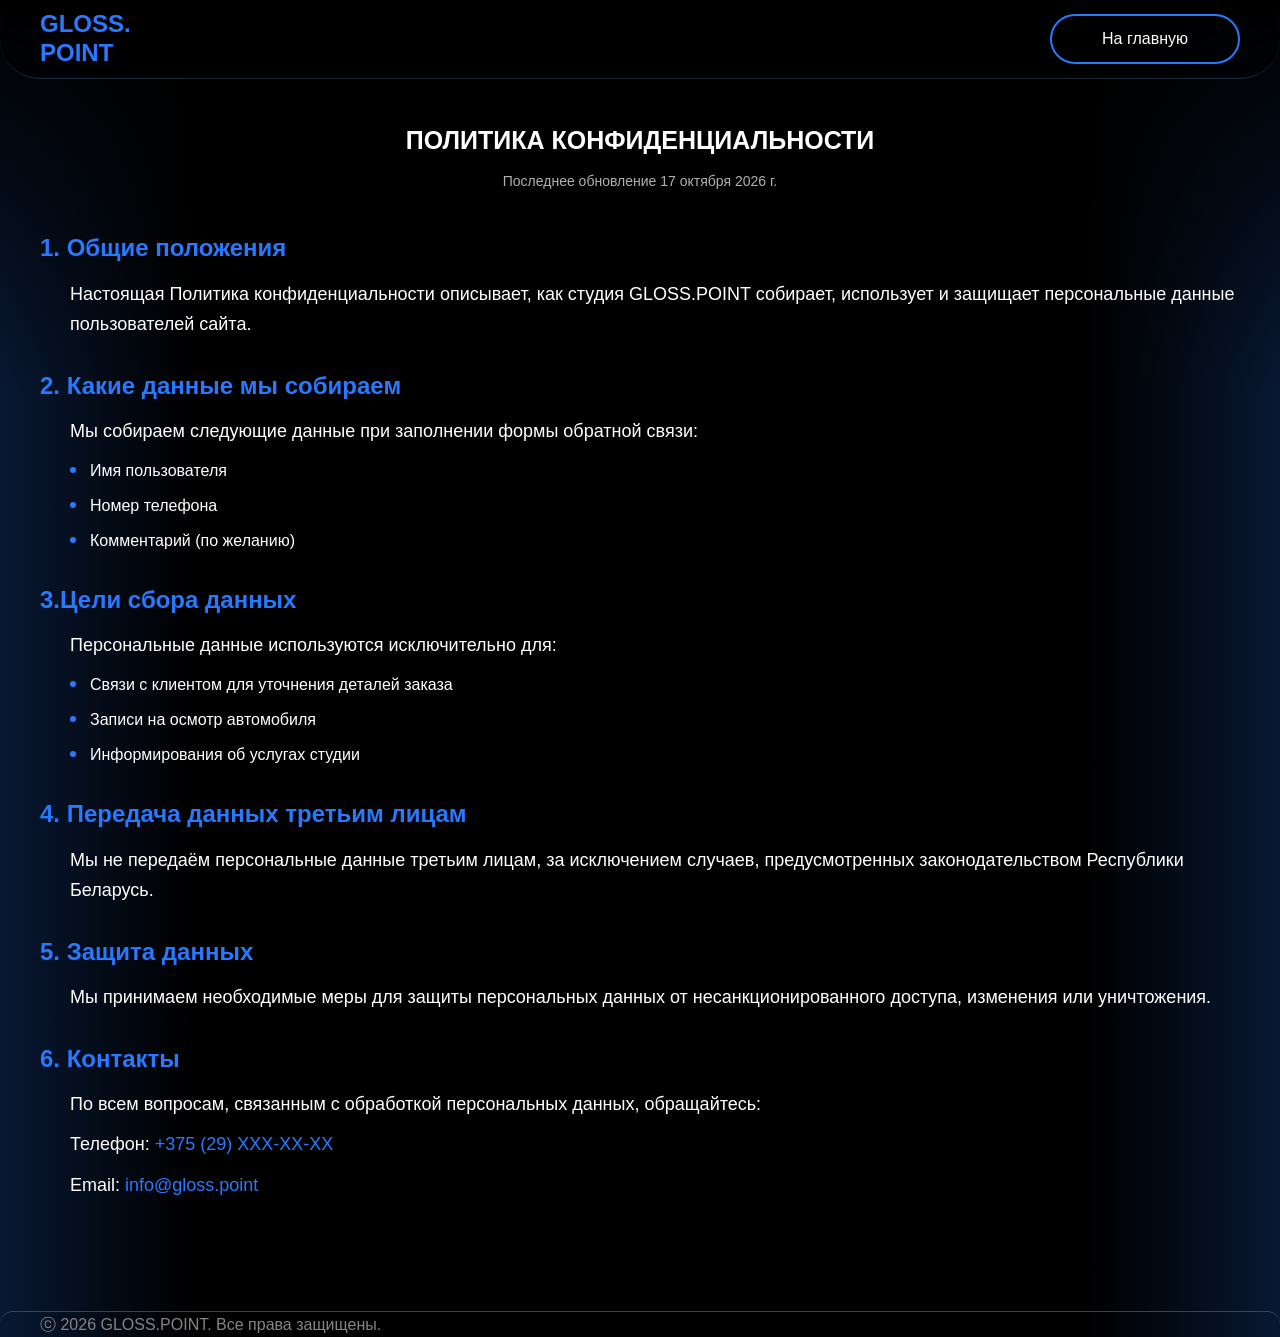
<file: policy.html>
<!DOCTYPE html>
<html lang="en">
<head>
    <meta charset="UTF-8">
    <meta name="viewport" content="width=device-width, initial-scale=1.0">
    <title>Политика конфиденциальности - GLOSS.POINT</title>
    <link rel="stylesheet" href="./css/style.css">
    <link rel="icon" type="image/png" href="./imeges/favicon-96x96.png" sizes="96x96" />
    <link rel="icon" type="image/svg+xml" href="./favicon.svg" />
    <link rel="shortcut icon" href="./favicon.ico" />
    <link rel="./apple-touch-icon" sizes="180x180" href="./apple-touch-icon.png" />
    <meta name="apple-mobile-web-app-title" content="MyWebSite" />
    <link rel="manifest" href="./site.webmanifest" />
</head>
<body class="body__policy">
    <header class="header header--transparent">
        <div class="container">
            <a href="index.html" class="logo">GLOSS.<span class="logo__accent">POINT</span></a>
            <a href="index.html" class="btn btn__outline">На главную</a>
        </div>
    </header>

    <main class="policy-page">
        <div class="container">
            <h1>Политика конфиденциальности</h1>
            <p class="policy-page__date">Последнее обновление 17 октября 2026 г.</p>

            <section class="policy-section">
                <h2>1. Общие положения</h2>
                <p>Настоящая Политика конфиденциальности описывает, как студия GLOSS.POINT собирает, использует и защищает персональные данные пользователей сайта.</p>
            </section>

            <section class="policy-section">
                <h2>2. Какие данные мы собираем</h2>
                <p>Мы собираем следующие данные при заполнении формы обратной связи:</p>  
                <ul>
                    <li>Имя пользователя</li>
                    <li>Номер телефона</li>
                    <li>Комментарий (по желанию)</li>
                </ul> 
            </section>

            <section class="policy-section">
                <h2>3.Цели сбора данных</h2>
                <p>Персональные данные используются исключительно для:</p>  
                <ul>
                    <li>Связи с клиентом для уточнения деталей заказа</li>
                    <li>Записи на осмотр автомобиля</li>
                    <li>Информирования об услугах студии</li>
                </ul> 
            </section>

            <section class="policy-section">
                <h2>4. Передача данных третьим лицам</h2>
                <p>Мы не передаём персональные данные третьим лицам, за исключением случаев, предусмотренных законодательством Республики Беларусь.</p>
            </section>

            <section class="policy-section">
                <h2>5. Защита данных</h2>
                <p>Мы принимаем необходимые меры для защиты персональных данных от несанкционированного доступа, изменения или уничтожения.</p>
            </section>

            <section class="policy-section">
                <h2>6. Контакты</h2>
                <p>По всем вопросам, связанным с обработкой персональных данных, обращайтесь:</p>
                <p>Телефон: <a href="tel:+375XXXXXXXXX">+375 (29) XXX-XX-XX</a></p>
                <p>Email: <a href="mailto:info@bobr.dtl">info@gloss.point</a></p>
            </section>
        </div>
    </main>

    <footer class="footer">
        <div class="container">
            <p>&#9426 2026 GLOSS.POINT. Все права защищены.</p>
        </div>

    </footer>
</body>
</html>
</file>
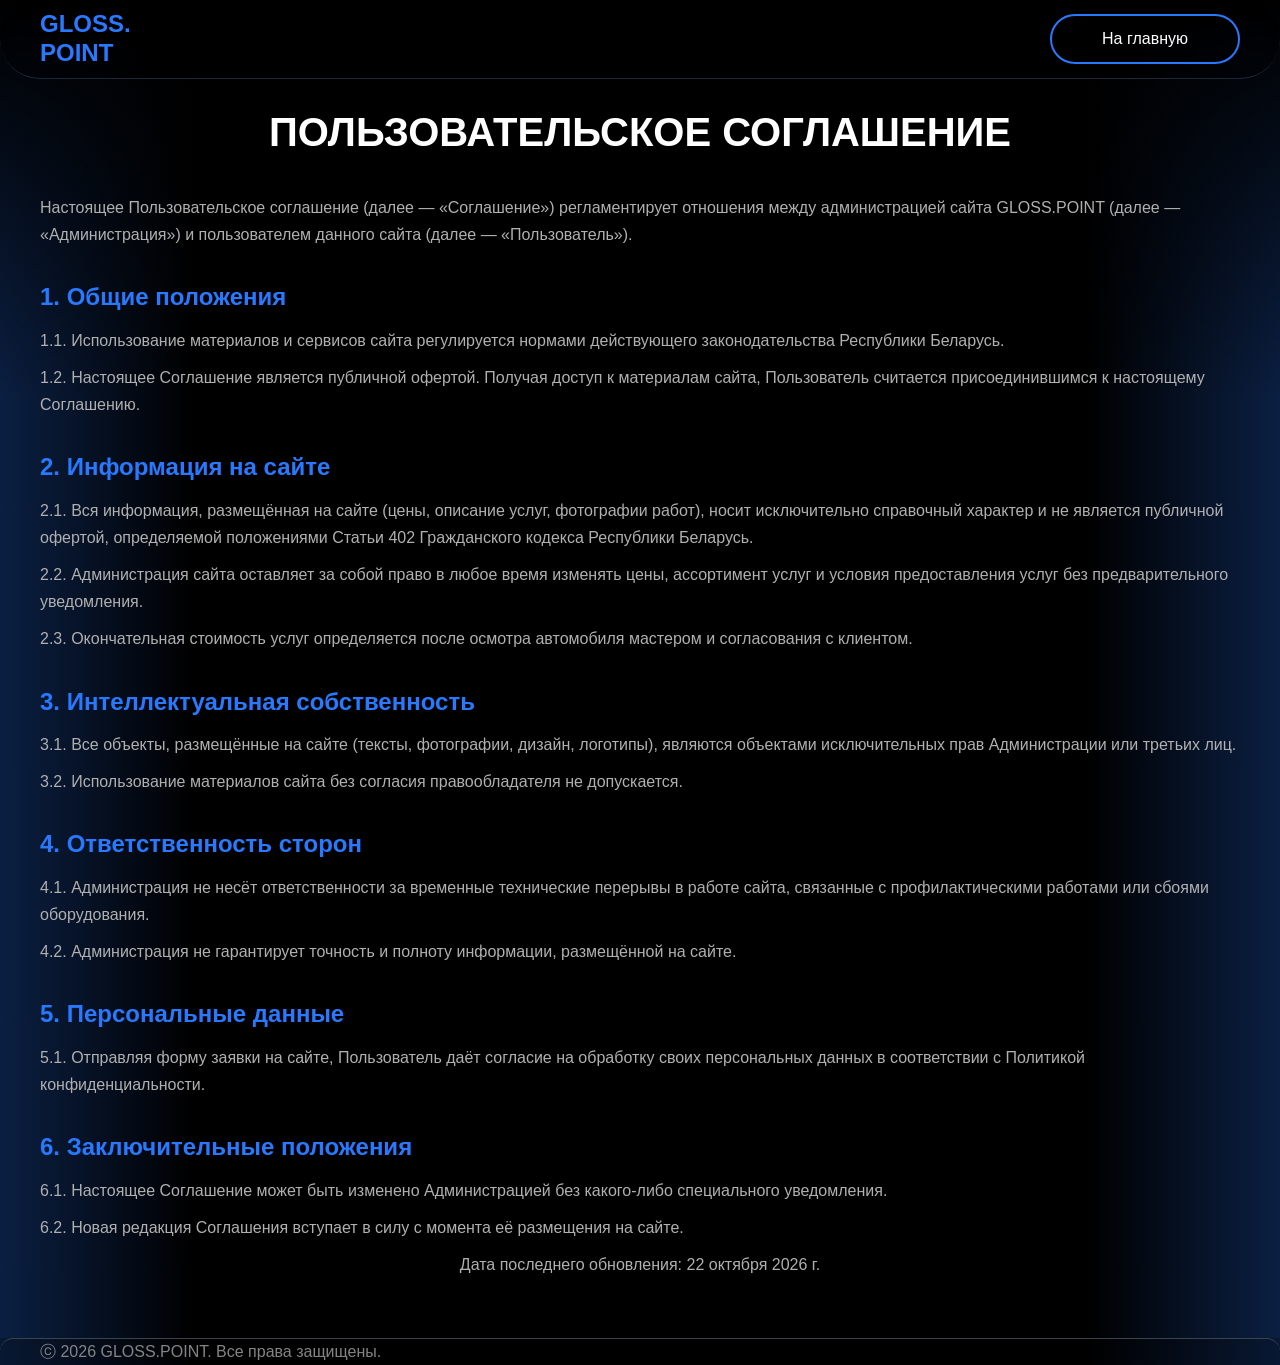
<file: terms.html>
<!DOCTYPE html>
<html lang="ru">
<head>
    <meta charset="UTF-8">
    <meta name="viewport" content="width=device-width, initial-scale=1.0">
    <title>Пользовательское соглашение — BOBR.DTL</title>
    <link rel="stylesheet" href="./css/style.css">
    <link rel="stylesheet" href="./css/terms.css">

</head>
<body class="body__terms">
    <!-- HEADER (твой стандартный хедер) -->
    <header class="header header--transparent">
        <div class="container">
            <a href="index.html" class="logo">GLOSS.<span class="logo__accent">POINT</span></a>
            <a href="index.html" class="btn btn__outline">На главную</a>
        </div>
    </header>

    <main class="legal-page">
        <div class="container">
            <h1>Пользовательское соглашение</h1>
            
            <p>Настоящее Пользовательское соглашение (далее — «Соглашение») регламентирует отношения между администрацией сайта GLOSS.POINT (далее — «Администрация») и пользователем данного сайта (далее — «Пользователь»).</p>

            <h2>1. Общие положения</h2>
            <p>1.1. Использование материалов и сервисов сайта регулируется нормами действующего законодательства Республики Беларусь.</p>
            <p>1.2. Настоящее Соглашение является публичной офертой. Получая доступ к материалам сайта, Пользователь считается присоединившимся к настоящему Соглашению.</p>

            <h2>2. Информация на сайте</h2>
            <p>2.1. Вся информация, размещённая на сайте (цены, описание услуг, фотографии работ), носит исключительно справочный характер и не является публичной офертой, определяемой положениями Статьи 402 Гражданского кодекса Республики Беларусь.</p>
            <p>2.2. Администрация сайта оставляет за собой право в любое время изменять цены, ассортимент услуг и условия предоставления услуг без предварительного уведомления.</p>
            <p>2.3. Окончательная стоимость услуг определяется после осмотра автомобиля мастером и согласования с клиентом.</p>

            <h2>3. Интеллектуальная собственность</h2>
            <p>3.1. Все объекты, размещённые на сайте (тексты, фотографии, дизайн, логотипы), являются объектами исключительных прав Администрации или третьих лиц.</p>
            <p>3.2. Использование материалов сайта без согласия правообладателя не допускается.</p>

            <h2>4. Ответственность сторон</h2>
            <p>4.1. Администрация не несёт ответственности за временные технические перерывы в работе сайта, связанные с профилактическими работами или сбоями оборудования.</p>
            <p>4.2. Администрация не гарантирует точность и полноту информации, размещённой на сайте.</p>

            <h2>5. Персональные данные</h2>
            <p>5.1. Отправляя форму заявки на сайте, Пользователь даёт согласие на обработку своих персональных данных в соответствии с Политикой конфиденциальности.</p>

            <h2>6. Заключительные положения</h2>
            <p>6.1. Настоящее Соглашение может быть изменено Администрацией без какого-либо специального уведомления.</p>
            <p>6.2. Новая редакция Соглашения вступает в силу с момента её размещения на сайте.</p>
            
            <p class="legal-page__date">Дата последнего обновления: 22 октября 2026 г.</p>
        </div>
    </main>

    <footer class="footer">
        <div class="container">
            <p>&#9426 2026 GLOSS.POINT. Все права защищены.</p>
        </div>

    </footer>
</body>
</html>
</file>
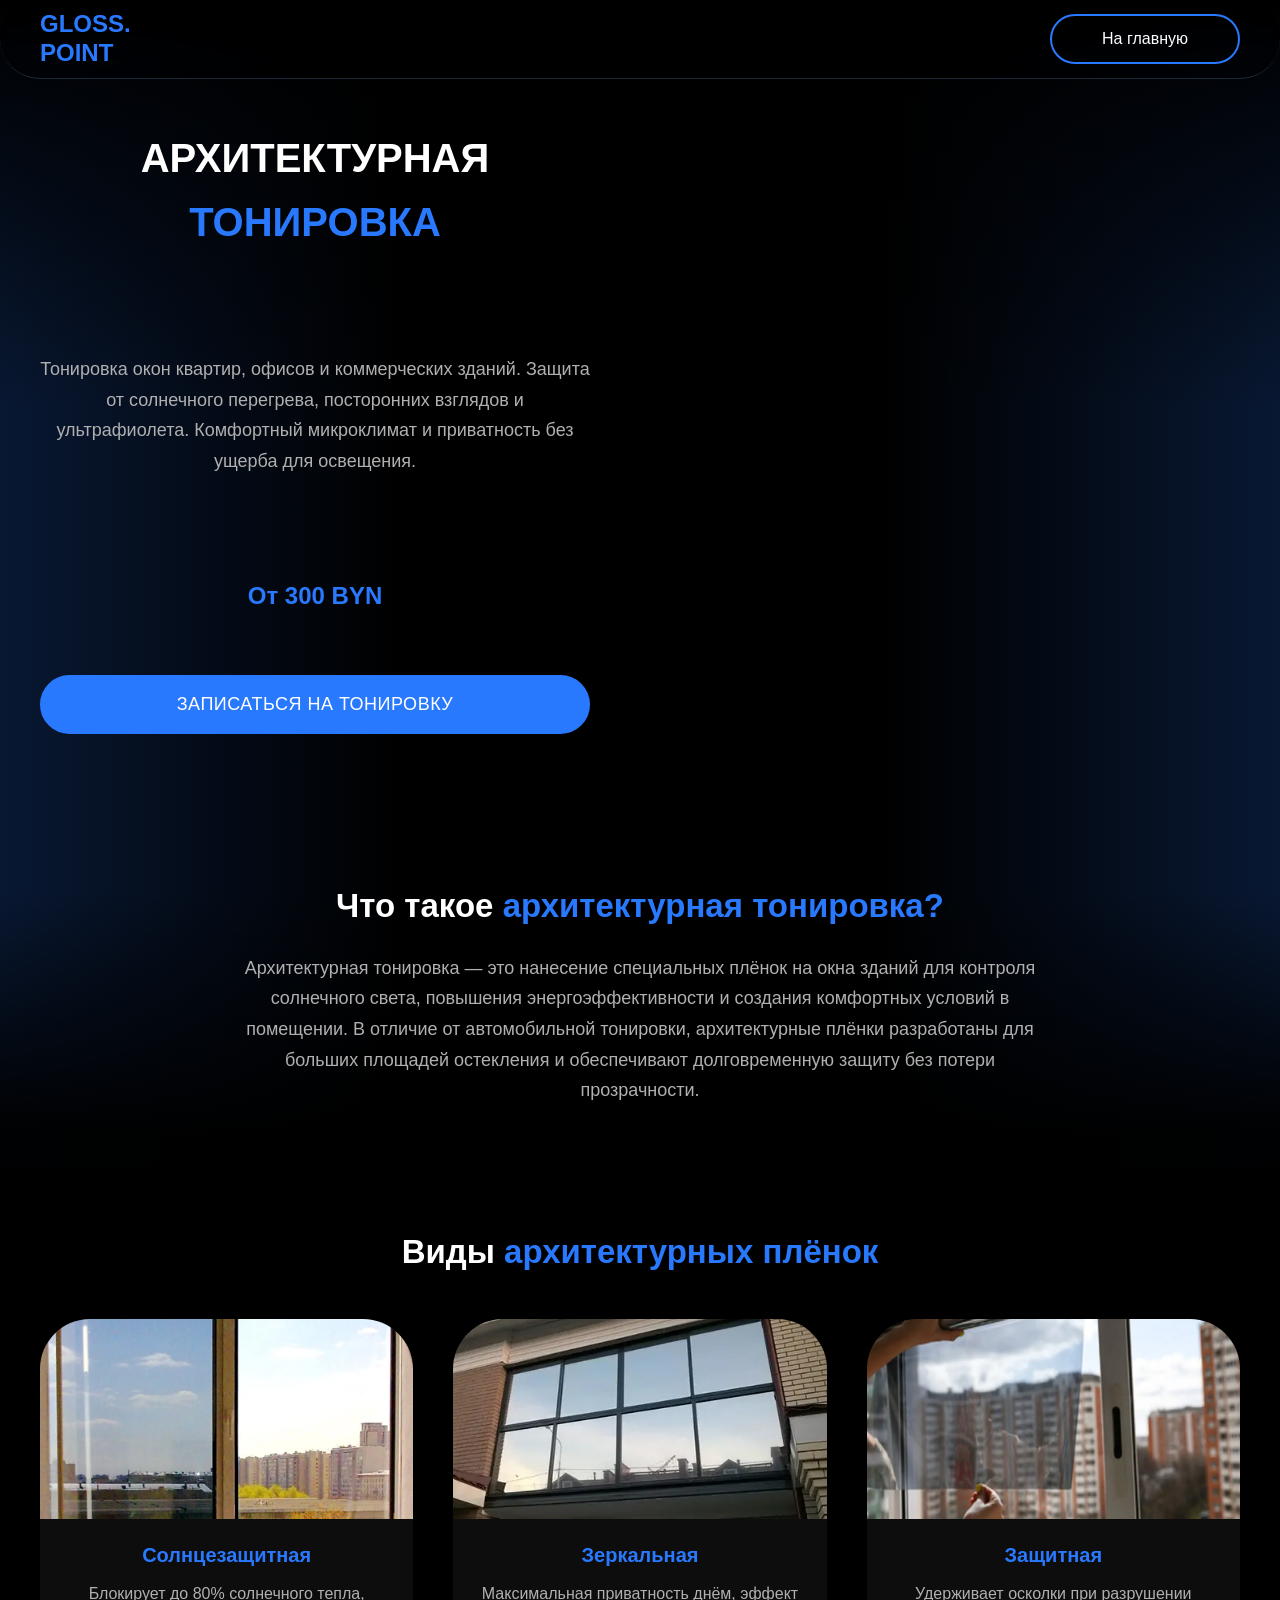
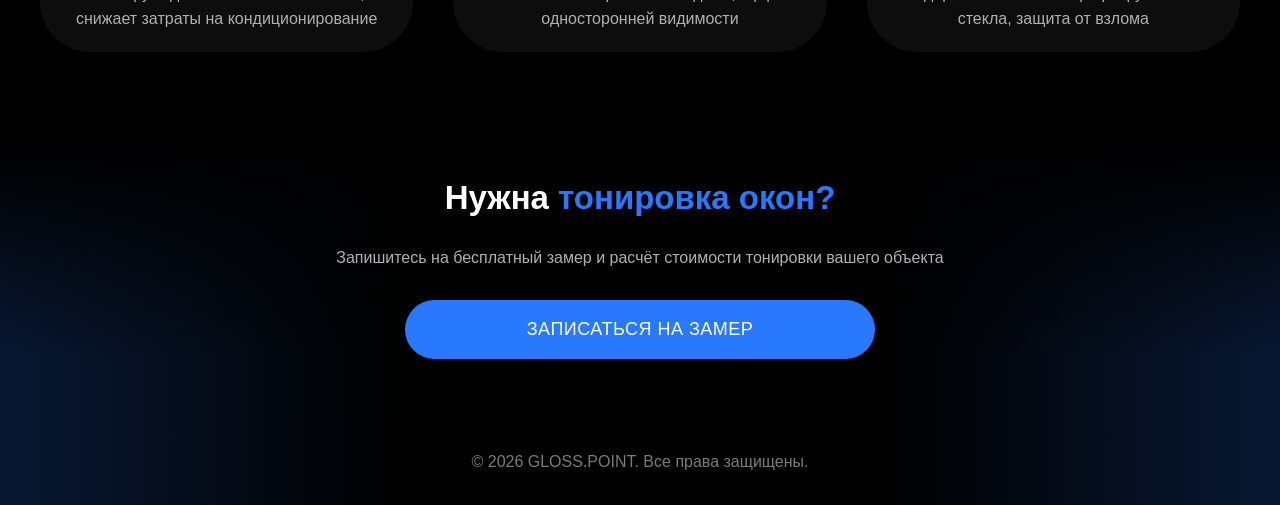
<file: services/architectural.html>
<!doctype html>
<html lang="ru">
  <head>
    <meta charset="UTF-8" />
    <meta name="viewport" content="width=device-width, initial-scale=1.0" />
    <title>Архитектурная тонировка в Бобруйске — GLOSS.POINT</title>
    <meta
      name="description"
      content="Профессиональная тонировка окон квартир, офисов и зданий. Защита от солнца, взглядов и энергосбережение."
    />
    <link
      rel="icon"
      type="image/png"
      href="../imeges/favicon-96x96.png"
      sizes="96x96"
    />
    <link rel="icon" type="image/svg+xml" href="../favicon.svg" />
    <link rel="shortcut icon" href="../favicon.ico" />
    <link
      rel="./apple-touch-icon"
      sizes="180x180"
      href="../apple-touch-icon.png"
    />
    <meta name="apple-mobile-web-app-title" content="MyWebSite" />
    <link rel="manifest" href="../site.webmanifest" />
    <link rel="stylesheet" href="../css/style.css" />
    <link rel="stylesheet" href="../css/architectural.css" />
  </head>
  <body>
    <!-- HEADER -->
    <header class="header header--transparent">
      <div class="container">
        <a href="../index.html" class="logo"
          >GLOSS.<span class="logo__accent">POINT</span></a
        >
        <a href="../index.html" class="btn btn__outline">На главную</a>
      </div>
    </header>

    <main>
      <!-- HERO СЕКЦИЯ -->
      <section class="service-hero">
        <div class="container">
          <div class="service-hero__content">
            <h1 class="service-hero__title">
              Архитектурная
              <span class="service-hero__title--blue">тонировка</span>
            </h1>
            <p class="service-hero__desc">
              Тонировка окон квартир, офисов и коммерческих зданий. Защита от
              солнечного перегрева, посторонних взглядов и ультрафиолета.
              Комфортный микроклимат и приватность без ущерба для освещения.
            </p>
            <div class="service-hero__price">От 300 BYN</div>
            <button
              type="button"
              class="btn btn__primary btn__large"
              data-car-url="https://cal.com/кристина-семенова-lllu0i/архитектурная-тонировка-выездная-услуга"
              data-modal="open"
              data-service="Архитектурная тонировка"
            >
              ЗАПИСАТЬСЯ НА ТОНИРОВКУ
            </button>
          </div>
          <div class="service-hero__image">
            <video
              src="../video/architecture.mp4"
              autoplay
              loop
              muted
              playsinline
              class="service-hero__video"
            ></video>
          </div>
        </div>
      </section>

      <!-- ЧТО ТАКОЕ АРХИТЕКТУРНАЯ ТОНИРОВКА -->
      <section class="service-info">
        <div class="container">
          <h2 class="service-info__title">
            Что такое
            <span class="service-info__title--blue"
              >архитектурная тонировка?</span
            >
          </h2>
          <p class="service-info__text">
            Архитектурная тонировка — это нанесение специальных плёнок на окна
            зданий для контроля солнечного света, повышения энергоэффективности
            и создания комфортных условий в помещении. В отличие от
            автомобильной тонировки, архитектурные плёнки разработаны для
            больших площадей остекления и обеспечивают долговременную защиту без
            потери прозрачности.
          </p>
        </div>
      </section>

      <!-- ВИДЫ АРХИТЕКТУРНЫХ ПЛЁНОК -->
      <section class="service-types">
        <div class="container">
          <h2 class="service-types__title">
            Виды
            <span class="service-types__title--blue">архитектурных плёнок</span>
          </h2>
          <div class="service-types__grid">
            <div class="type-card">
              <img
                src="../imeges/architecture uvf.webp"
                alt="Солнцезащитная плёнка"
              />
              <h3 class="type-card__title">Солнцезащитная</h3>
              <p class="type-card__desc">
                Блокирует до 80% солнечного тепла, снижает затраты на
                кондиционирование
              </p>
            </div>
            <div class="type-card">
              <img
                src="../imeges/architecture z`rkalnaya.webp"
                alt="Зеркальная плёнка"
              />
              <h3 class="type-card__title">Зеркальная</h3>
              <p class="type-card__desc">
                Максимальная приватность днём, эффект односторонней видимости
              </p>
            </div>
            <div class="type-card">
              <img
                src="../imeges/architecture zashita.webp"
                alt="Защитная плёнка"
              />
              <h3 class="type-card__title">Защитная</h3>
              <p class="type-card__desc">
                Удерживает осколки при разрушении стекла, защита от взлома
              </p>
            </div>
          </div>
        </div>
      </section>

      <!-- CTA-БЛОК -->
      <section class="service-cta">
        <div class="container">
          <h2 class="service-cta__title">
            Нужна <span class="service-cta__title--blue">тонировка окон?</span>
          </h2>
          <p class="service-cta__text">
            Запишитесь на бесплатный замер и расчёт стоимости тонировки вашего
            объекта
          </p>
          <button
            type="button"
            class="btn btn__primary btn__large"
            data-car-url="https://cal.com/кристина-семенова-lllu0i/архитектурная-тонировка-выездная-услуга "
            data-modal="open"
            data-service="Архитектурная тонировка"
          >
            ЗАПИСАТЬСЯ НА ЗАМЕР
          </button>
        </div>
      </section>
    </main>

    <!-- FOOTER -->
    <footer class="footer__services">
      <div class="container">
        <p>© 2026 GLOSS.POINT. Все права защищены.</p>
      </div>
    </footer>

    <!-- МОДАЛЬНОЕ ОКНО -->
    <div class="modal" id="modal">
      <div class="modal__overlay"></div>
      <div class="modal__content">
        <button class="modal__close" aria-label="Закрыть">
          <span></span>
          <span></span>
        </button>

        <h2 class="modal__title">
          Записаться на
          <span id="modalServiceName" style="color: var(--color-accent)"
            >услугу</span
          >
        </h2>

        <div class="tabs">
          <button class="tabs__btn tabs__btn—active" data-tab="form">
            Оставить заявку
          </button>
          <button class="tabs__btn" data-tab="calendar">Выбрать время</button>
        </div>

        <div class="tabs__content tabs__content—active" id="tab-form">
          <p class="modal__subtitle">
            Оставьте заявку, и мы перезвоним вам в течение 15 минут
          </p>

          <form class="modal__form" id="modalForm">
            <div class="form__group">
              <input type="text" name="name" placeholder="Ваше имя" required />
            </div>

            <div class="form__group">
              <input type="tel" name="phone" placeholder="Телефон" required />
            </div>

            <div class="form__group">
              <textarea
                name="message"
                placeholder="Комментарий (необязательно)"
                rows="«3»"
              ></textarea>
            </div>

            <button
              type="submit"
              class="btn btn__primary btn__large"
              id="submitBtn"
              disabled
            >
              Отправить заявку
            </button>

            <p class="form__privacy">
              <!-- Нажимая кнопку, вы соглашаетесь с 
                <a href='policy.html' target='_blank'>политикой конфиденциальности</a> -->
              <label class="privacy-checkbox">
                <input type="checkbox" id="privacyCheckbox" required />
                <span
                  >Я согласен с
                  <a href="policy.html" target="_blank">
                    политикой конфиденциальности</a
                  >
                  и
                  <a href="terms.html" target="_blank"
                    >пользовательским соглашением.</a
                  ></span
                >
              </label>
            </p>
          </form>
        </div>

        <!-- <!— КОНТЕНТ ВКЛАДКИ 2: Календарь —> -->
        <div class="tabs__content" id="tab-calendar">
          <p class="modal__subtitle">
            Выберите удобную дату и время — слоты обновляются в реальном времени
          </p>

          <iframe
            src="https://cal.com/кристина-семенова-lllu0i/архитектурная-тонировка-выездная-услуга"
            frameborder="0"
            class="cal-iframe"
            allowfullscreen
            id="bookingIframe"
            title="Календарь записи"
          >
          </iframe>
        </div>
      </div>
    </div>

    <script src="/script.js"></script>
  </body>
</html>
</file>
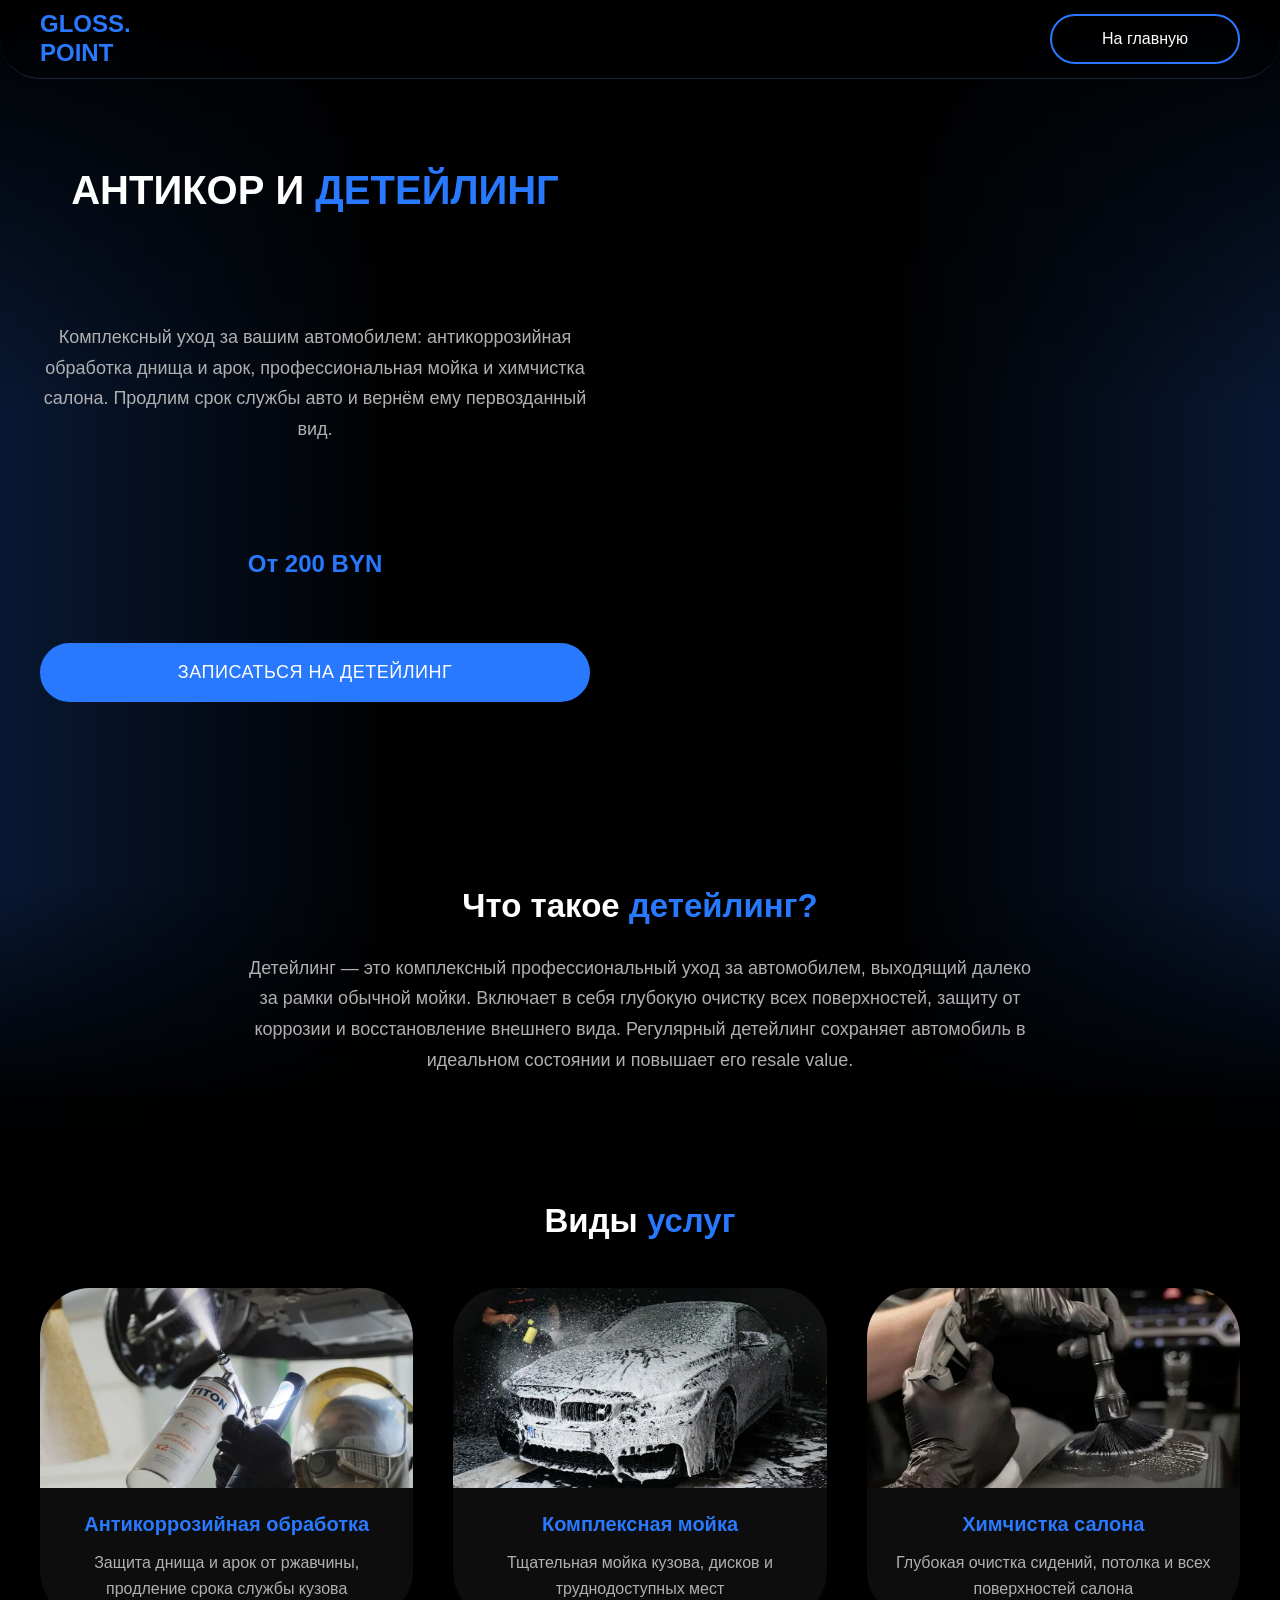
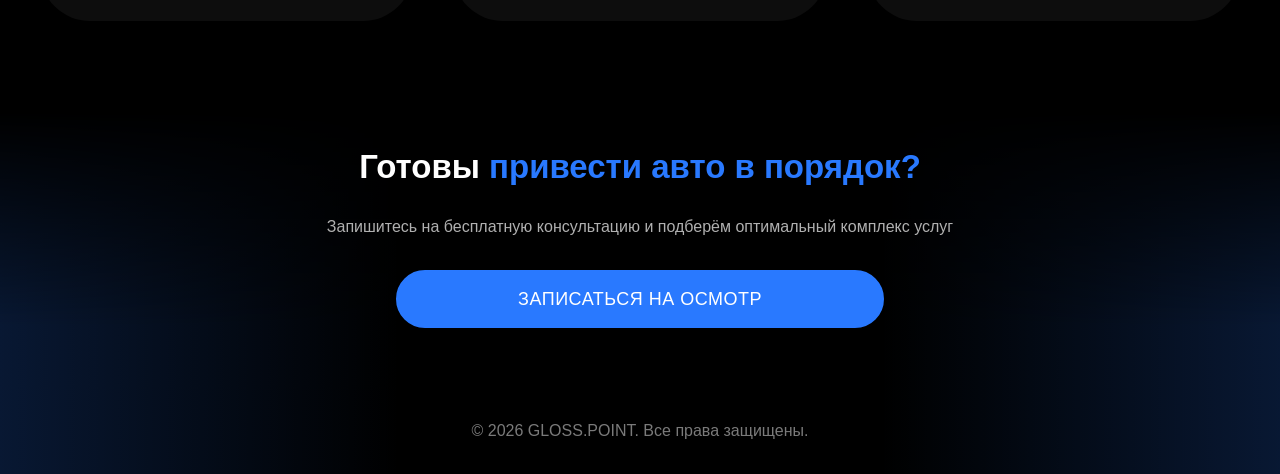
<file: services/detailing.html>
<!doctype html>
<html lang="ru">
  <head>
    <meta charset="UTF-8" />
    <meta name="viewport" content="width=device-width, initial-scale=1.0" />
    <title>Антикор и детейлинг в Бобруйске — GLOSS.POINT</title>
    <meta
      name="description"
      content="Антикоррозийная обработка днища и арок, комплексная мойка, химчистка салона. Профессиональный уход за автомобилем."
    />
    <link
      rel="icon"
      type="image/png"
      href="../imeges/favicon-96x96.png"
      sizes="96x96"
    />
    <link rel="icon" type="image/svg+xml" href="../favicon.svg" />
    <link rel="shortcut icon" href="../favicon.ico" />
    <link
      rel="./apple-touch-icon"
      sizes="180x180"
      href="../apple-touch-icon.png"
    />
    <meta name="apple-mobile-web-app-title" content="MyWebSite" />
    <link rel="manifest" href="../site.webmanifest" />
    <link rel="stylesheet" href="../css/style.css" />
    <link rel="stylesheet" href="../css/detailing.css" />
  </head>
  <body>
    <!-- HEADER -->
    <header class="header header--transparent">
      <div class="container">
        <a href="../index.html" class="logo"
          >GLOSS.<span class="logo__accent">POINT</span></a
        >
        <a href="../index.html" class="btn btn__outline">На главную</a>
      </div>
    </header>

    <main>
      <!-- HERO СЕКЦИЯ -->
      <section class="service-hero">
        <div class="container">
          <div class="service-hero__content">
            <h1 class="service-hero__title">
              Антикор и <span class="service-hero__title--blue">детейлинг</span>
            </h1>
            <p class="service-hero__desc">
              Комплексный уход за вашим автомобилем: антикоррозийная обработка
              днища и арок, профессиональная мойка и химчистка салона. Продлим
              срок службы авто и вернём ему первозданный вид.
            </p>
            <div class="service-hero__price">От 200 BYN</div>
            <button
              type="button"
              class="btn btn__primary btn__large"
              data-car-url="https://cal.com/кристина-семенова-lllu0i/антикор-и-детеилинг "
              data-modal="open"
              data-service="Антикор и детейлинг"
            >
              ЗАПИСАТЬСЯ НА ДЕТЕЙЛИНГ
            </button>
          </div>
          <div class="service-hero__image">
            <video
              src="../video/dtl.mp4"
              autoplay
              loop
              muted
              playsinline
              class="service-hero__video"
            ></video>
          </div>
        </div>
      </section>

      <!-- ЧТО ТАКОЕ ДЕТЕЙЛИНГ -->
      <section class="service-info">
        <div class="container">
          <h2 class="service-info__title">
            Что такое <span class="service-info__title--blue">детейлинг?</span>
          </h2>
          <p class="service-info__text">
            Детейлинг — это комплексный профессиональный уход за автомобилем,
            выходящий далеко за рамки обычной мойки. Включает в себя глубокую
            очистку всех поверхностей, защиту от коррозии и восстановление
            внешнего вида. Регулярный детейлинг сохраняет автомобиль в идеальном
            состоянии и повышает его resale value.
          </p>
        </div>
      </section>

      <!-- ВИДЫ УСЛУГ ДЕТЕЙЛИНГА -->
      <section class="service-types">
        <div class="container">
          <h2 class="service-types__title">
            Виды <span class="service-types__title--blue">услуг</span>
          </h2>
          <div class="service-types__grid">
            <div class="type-card">
              <img
                src="../imeges/dtl antikor.webp"
                alt="Антикоррозийная обработка"
              />
              <h3 class="type-card__title">Антикоррозийная обработка</h3>
              <p class="type-card__desc">
                Защита днища и арок от ржавчины, продление срока службы кузова
              </p>
            </div>
            <div class="type-card">
              <img src="../imeges/dtl moika.webp" alt="Комплексная мойка" />
              <h3 class="type-card__title">Комплексная мойка</h3>
              <p class="type-card__desc">
                Тщательная мойка кузова, дисков и труднодоступных мест
              </p>
            </div>
            <div class="type-card">
              <img src="../imeges/dtl himchjpg.webp" alt="Химчистка салона" />
              <h3 class="type-card__title">Химчистка салона</h3>
              <p class="type-card__desc">
                Глубокая очистка сидений, потолка и всех поверхностей салона
              </p>
            </div>
          </div>
        </div>
      </section>

      <!-- CTA-БЛОК -->
      <section class="service-cta">
        <div class="container">
          <h2 class="service-cta__title">
            Готовы
            <span class="service-cta__title--blue"
              >привести авто в порядок?</span
            >
          </h2>
          <p class="service-cta__text">
            Запишитесь на бесплатную консультацию и подберём оптимальный
            комплекс услуг
          </p>
          <button
            type="button"
            class="btn btn__primary btn__large"
            data-car-url=" https://cal.com/кристина-семенова-lllu0i/антикор-и-детеилинг"
            data-modal="open"
            data-service="Антикор и детейлинг"
          >
            ЗАПИСАТЬСЯ НА ОСМОТР
          </button>
        </div>
      </section>
    </main>

    <!-- FOOTER -->
    <footer class="footer__services">
      <div class="container">
        <p>© 2026 GLOSS.POINT. Все права защищены.</p>
      </div>
    </footer>

    <!-- МОДАЛЬНОЕ ОКНО -->
    <div class="modal" id="modal">
      <div class="modal__overlay"></div>
      <div class="modal__content">
        <button class="modal__close" aria-label="Закрыть">
          <span></span>
          <span></span>
        </button>

        <h2 class="modal__title">
          Записаться на
          <span id="modalServiceName" style="color: var(--color-accent)"
            >услугу</span
          >
        </h2>

        <div class="tabs">
          <button class="tabs__btn tabs__btn—active" data-tab="form">
            Оставить заявку
          </button>
          <button class="tabs__btn" data-tab="calendar">Выбрать время</button>
        </div>

        <div class="tabs__content tabs__content—active" id="tab-form">
          <p class="modal__subtitle">
            Оставьте заявку, и мы перезвоним вам в течение 15 минут
          </p>

          <form class="modal__form" id="modalForm">
            <div class="form__group">
              <input type="text" name="name" placeholder="Ваше имя" required />
            </div>

            <div class="form__group">
              <input type="tel" name="phone" placeholder="Телефон" required />
            </div>

            <div class="form__group">
              <textarea
                name="message"
                placeholder="Комментарий (необязательно)"
                rows="«3»"
              ></textarea>
            </div>

            <button
              type="submit"
              class="btn btn__primary btn__large"
              id="submitBtn"
              disabled
            >
              Отправить заявку
            </button>

            <p class="form__privacy">
              <!-- Нажимая кнопку, вы соглашаетесь с 
                <a href='policy.html' target='_blank'>политикой конфиденциальности</a> -->
              <label class="privacy-checkbox">
                <input type="checkbox" id="privacyCheckbox" required />
                <span
                  >Я согласен с
                  <a href="policy.html" target="_blank">
                    политикой конфиденциальности</a
                  >
                  и
                  <a href="terms.html" target="_blank"
                    >пользовательским соглашением.</a
                  ></span
                >
              </label>
            </p>
          </form>
        </div>

        <!-- <!— КОНТЕНТ ВКЛАДКИ 2: Календарь —> -->
        <div class="tabs__content" id="tab-calendar">
          <p class="modal__subtitle">
            Выберите удобную дату и время — слоты обновляются в реальном времени
          </p>

          <iframe
            src="https://cal.com/кристина-семенова-lllu0i/антикор-и-детеилинг"
            frameborder="0"
            class="cal-iframe"
            allowfullscreen
            id="bookingIframe"
            title="Календарь записи"
          >
          </iframe>
        </div>
      </div>
    </div>

    <script src="../script.js"></script>
  </body>
</html>
</file>
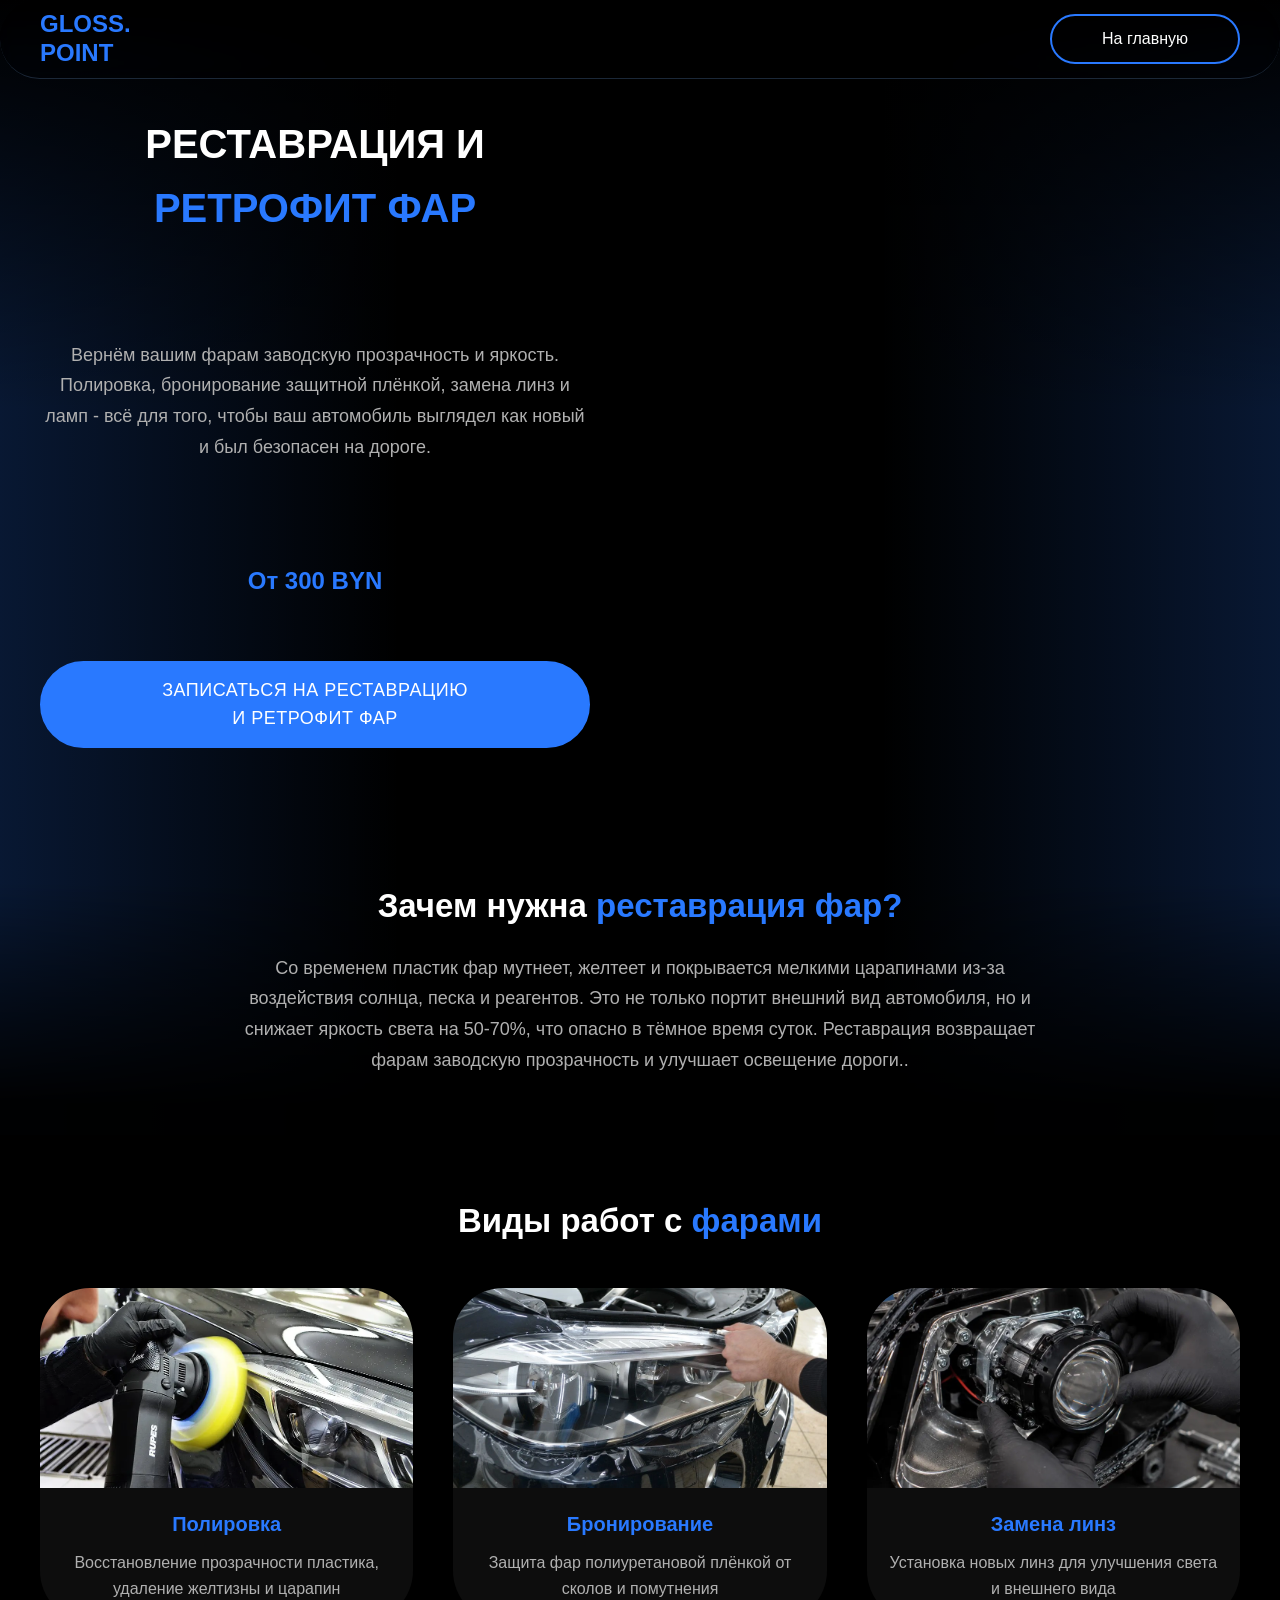
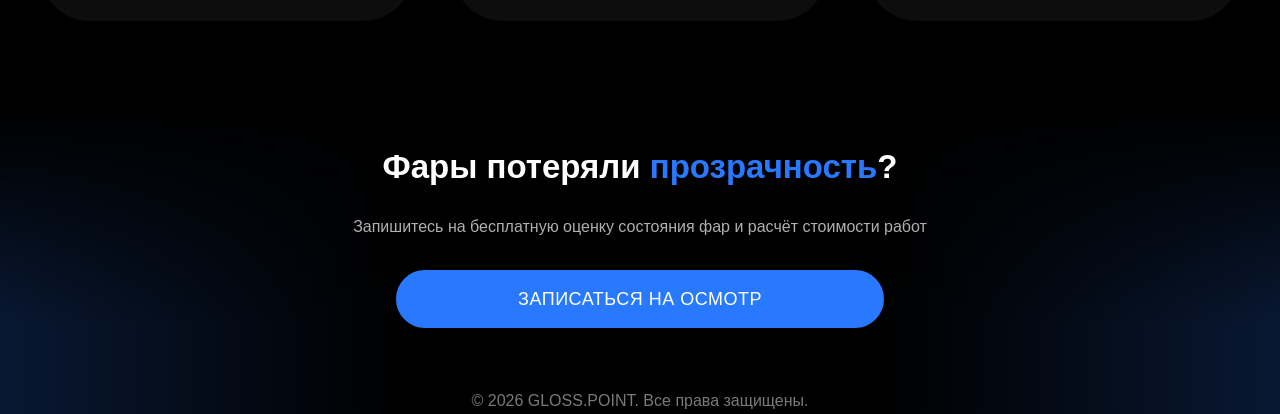
<file: services/headlights.html>
<!doctype html>
<html lang="ru">
  <head>
    <meta charset="UTF-8" />
    <meta name="viewport" content="width=device-width, initial-scale=1.0" />
    <title>Ремонт и ретрофит фар в Бобруйске — GLOSS.POINT</title>
    <meta
      name="description"
      content="Профессиональная реставрация и ретрофит автомобильных фар. Полировка, бронирование, замена линз."
    />
    <link
      rel="icon"
      type="image/png"
      href="../imeges/favicon-96x96.png"
      sizes="96x96"
    />
    <link rel="icon" type="image/svg+xml" href="../favicon.svg" />
    <link rel="shortcut icon" href="../favicon.ico" />
    <link
      rel="./apple-touch-icon"
      sizes="180x180"
      href="../apple-touch-icon.png"
    />
    <meta name="apple-mobile-web-app-title" content="MyWebSite" />
    <link rel="manifest" href="../site.webmanifest" />
    <link rel="stylesheet" href="../css/style.css" />
    <link rel="stylesheet" href="../css/headlights.css" />
  </head>
  <body>
    <!-- HEADER -->
    <header class="header header--transparent">
      <div class="container">
        <a href="../index.html" class="logo"
          >GLOSS.<span class="logo__accent">POINT</span></a
        >
        <a href="../index.html" class="btn btn__outline">На главную</a>
      </div>
    </header>

    <main>
      <!-- HERO СЕКЦИЯ -->
      <section class="service-hero">
        <div class="container">
          <div class="service-hero__content">
            <h1 class="service-hero__title">
              Реставрация и
              <span class="service-hero__title--blue">ретрофит фар</span>
            </h1>
            <p class="service-hero__desc">
              Вернём вашим фарам заводскую прозрачность и яркость. Полировка,
              бронирование защитной плёнкой, замена линз и ламп - всё для того,
              чтобы ваш автомобиль выглядел как новый и был безопасен на дороге.
            </p>
            <div class="service-hero__price">От 300 BYN</div>
            <button
              type="button"
              class="btn btn__primary btn__large"
              data-car-url=" https://cal.com/кристина-семенова-lllu0i/реставрация-и-ретрофит-фар"
              data-modal="open"
              data-service="Реставрация фар"
            >
              ЗАПИСАТЬСЯ НА РЕСТАВРАЦИЮ И РЕТРОФИТ ФАР
            </button>
          </div>
          <div class="service-hero__image">
            <video
              src="../video/процесс оклейки винилом.mp4"
              autoplay
              loop
              muted
              playsinline
              class="service-hero__video"
            ></video>
          </div>
        </div>
      </section>

      <!-- ЧТО ТАКОЕ ТОНИРОВКА -->
      <section class="service-info">
        <div class="container">
          <h2 class="service-info__title">
            Зачем нужна
            <span class="service-info__title--blue">реставрация фар?</span>
          </h2>
          <p class="service-info__text">
            Со временем пластик фар мутнеет, желтеет и покрывается мелкими
            царапинами из-за воздействия солнца, песка и реагентов. Это не
            только портит внешний вид автомобиля, но и снижает яркость света на
            50-70%, что опасно в тёмное время суток. Реставрация возвращает
            фарам заводскую прозрачность и улучшает освещение дороги..
          </p>
        </div>
      </section>

      <section class="service-types">
        <div class="container">
          <h2 class="service-types__title">
            Виды работ с <span class="service-types__title--blue"> фарами</span>
          </h2>
          <div class="service-types__grid">
            <div class="type-card">
              <img
                src="../imeges/headlight polirovka.webp"
                alt="Полировка фар"
              />
              <h3 class="type-card__title">Полировка</h3>
              <p class="type-card__desc">
                Восстановление прозрачности пластика, удаление желтизны и
                царапин
              </p>
            </div>
            <div class="type-card">
              <img src="../imeges/headlight bron.webp" alt="Бронирование фар" />
              <h3 class="type-card__title">Бронирование</h3>
              <p class="type-card__desc">
                Защита фар полиуретановой плёнкой от сколов и помутнения
              </p>
            </div>
            <div class="type-card">
              <img src="../imeges/headlight lins.webp" alt="Замента линз" />
              <h3 class="type-card__title">Замена линз</h3>
              <p class="type-card__desc">
                Установка новых линз для улучшения света и внешнего вида
              </p>
            </div>
          </div>
        </div>
      </section>

      <!-- CTA-БЛОК -->
      <section class="service-cta">
        <div class="container">
          <h2 class="service-cta__title">
            Фары потеряли
            <span class="service-cta__title--blue">прозрачность</span>?
          </h2>
          <p class="service-cta__text">
            Запишитесь на бесплатную оценку состояния фар и расчёт стоимости
            работ
          </p>
          <button
            type="button"
            class="btn btn__primary btn__large"
            data-car-url="https://cal.com/кристина-семенова-lllu0i/реставрация-и-ретрофит-фар "
            data-modal="open"
            data-service="Реставрация фар"
          >
            ЗАПИСАТЬСЯ НА ОСМОТР
          </button>
        </div>
      </section>
    </main>

    <!-- FOOTER -->
    <footer class="footer__services">
      <div class="container">
        <p>© 2026 GLOSS.POINT. Все права защищены.</p>
      </div>
    </footer>

    <!-- МОДАЛЬНОЕ ОКНО -->
    <div class="modal" id="modal">
      <div class="modal__overlay"></div>
      <div class="modal__content">
        <button class="modal__close" aria-label="Закрыть">
          <span></span>
          <span></span>
        </button>

        <h2 class="modal__title">
          Записаться на
          <span id="modalServiceName" style="color: var(--color-accent)"
            >услугу</span
          >
        </h2>

        <div class="tabs">
          <button class="tabs__btn tabs__btn—active" data-tab="form">
            Оставить заявку
          </button>
          <button class="tabs__btn" data-tab="calendar">Выбрать время</button>
        </div>

        <div class="tabs__content tabs__content—active" id="tab-form">
          <p class="modal__subtitle">
            Оставьте заявку, и мы перезвоним вам в течение 15 минут
          </p>

          <form class="modal__form" id="modalForm">
            <div class="form__group">
              <input type="text" name="name" placeholder="Ваше имя" required />
            </div>

            <div class="form__group">
              <input type="tel" name="phone" placeholder="Телефон" required />
            </div>

            <div class="form__group">
              <textarea
                name="message"
                placeholder="Комментарий (необязательно)"
                rows="«3»"
              ></textarea>
            </div>

            <button
              type="submit"
              class="btn btn__primary btn__large"
              id="submitBtn"
              disabled
            >
              Отправить заявку
            </button>

            <p class="form__privacy">
              <!-- Нажимая кнопку, вы соглашаетесь с 
                <a href='policy.html' target='_blank'>политикой конфиденциальности</a> -->
              <label class="privacy-checkbox">
                <input type="checkbox" id="privacyCheckbox" required />
                <span
                  >Я согласен с
                  <a href="policy.html" target="_blank">
                    политикой конфиденциальности</a
                  >
                  и
                  <a href="terms.html" target="_blank"
                    >пользовательским соглашением.</a
                  ></span
                >
              </label>
            </p>
          </form>
        </div>

        <!-- <!— КОНТЕНТ ВКЛАДКИ 2: Календарь —> -->
        <div class="tabs__content" id="tab-calendar">
          <p class="modal__subtitle">
            Выберите удобную дату и время — слоты обновляются в реальном времени
          </p>

          <iframe
            src="https://cal.com/кристина-семенова-lllu0i/реставрация-и-ретрофит-фар"
            frameborder="0"
            class="cal-iframe"
            allowfullscreen
            id="bookingIframe"
            title="Календарь записи"
          >
          </iframe>
        </div>
      </div>
    </div>

    <script src="../script.js"></script>
  </body>
</html>
</file>
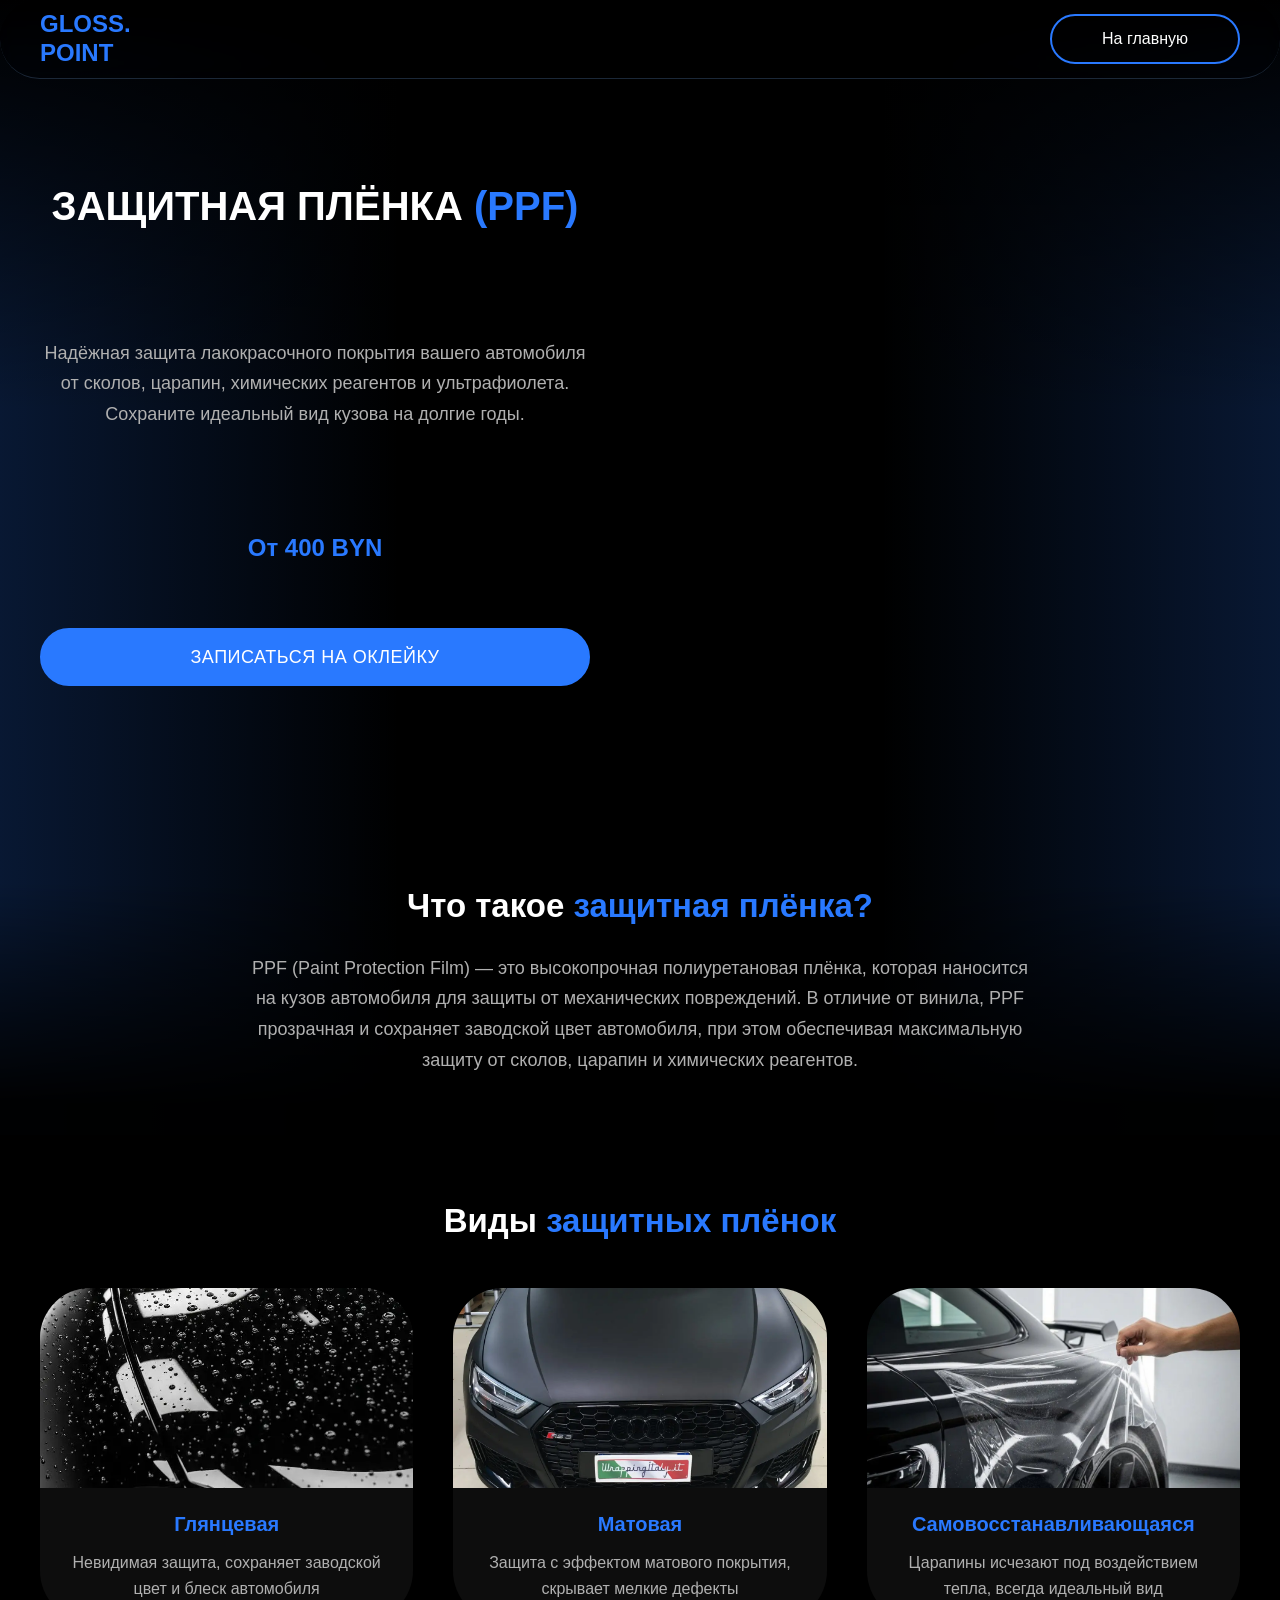
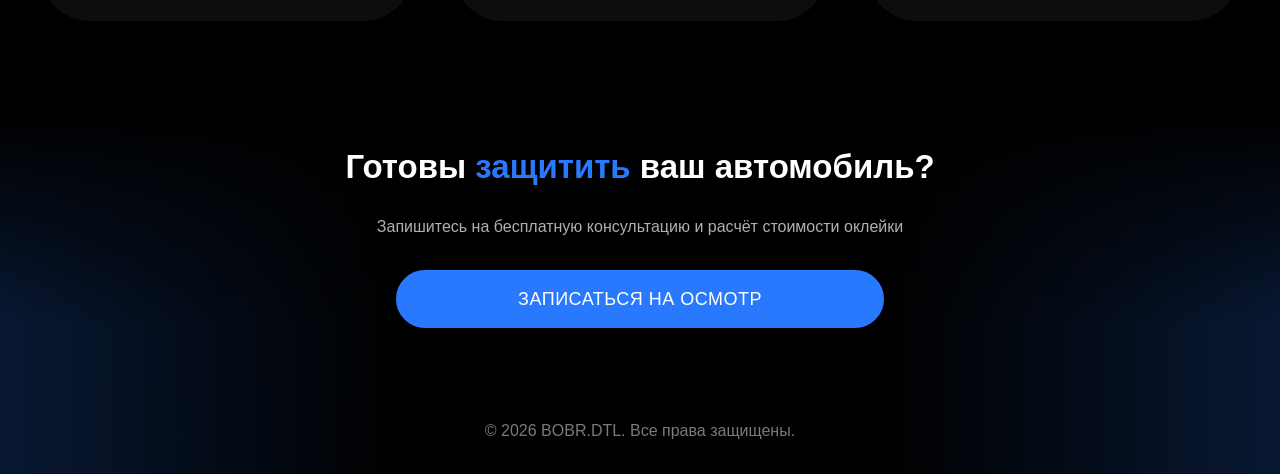
<file: services/ppf.html>
<!doctype html>
<html lang="ru">
  <head>
    <meta charset="UTF-8" />
    <meta name="viewport" content="width=device-width, initial-scale=1.0" />
    <title>Защитная плёнка (PPF) в Бобруйске — GLOSS.POINT</title>
    <meta
      name="description"
      content="Профессиональная оклейка автомобиля защитной плёнкой PPF. Антигравийная защита кузова, спасает от сколов и реагентов."
    />
    <link
      rel="icon"
      type="image/png"
      href="../imeges/favicon-96x96.png"
      sizes="96x96"
    />
    <link rel="icon" type="image/svg+xml" href="../favicon.svg" />
    <link rel="shortcut icon" href="../favicon.ico" />
    <link
      rel="./apple-touch-icon"
      sizes="180x180"
      href="../apple-touch-icon.png"
    />
    <meta name="apple-mobile-web-app-title" content="MyWebSite" />
    <link rel="manifest" href="../site.webmanifest" />
    <link rel="stylesheet" href="../css/style.css" />
    <link rel="stylesheet" href="../css/ppf.css" />
  </head>
  <body>
    <!-- HEADER -->
    <header class="header header--transparent">
      <div class="container">
        <a href="../index.html" class="logo"
          >GLOSS.<span class="logo__accent">POINT</span></a
        >
        <a href="../index.html" class="btn btn__outline">На главную</a>
      </div>
    </header>

    <main>
      <!-- HERO СЕКЦИЯ -->
      <section class="service-hero">
        <div class="container">
          <div class="service-hero__content">
            <h1 class="service-hero__title">
              Защитная плёнка
              <span class="service-hero__title--blue">(PPF)</span>
            </h1>
            <p class="service-hero__desc">
              Надёжная защита лакокрасочного покрытия вашего автомобиля от
              сколов, царапин, химических реагентов и ультрафиолета. Сохраните
              идеальный вид кузова на долгие годы.
            </p>
            <div class="service-hero__price">От 400 BYN</div>
            <button
              type="button"
              class="btn btn__primary btn__large"
              data-car-url="https://cal.com/кристина-семенова-lllu0i/оклеика-ppf-полиуретан "
              data-modal="open"
              data-service="Защитная плёнка PPF"
            >
              ЗАПИСАТЬСЯ НА ОКЛЕЙКУ
            </button>
          </div>
          <div class="service-hero__image">
            <video
              src="../video/процесс оклейки винилом.mp4"
              autoplay
              loop
              muted
              playsinline
              class="service-hero__video"
            ></video>
          </div>
        </div>
      </section>

      <!-- ЧТО ТАКОЕ PPF -->
      <section class="service-info">
        <div class="container">
          <h2 class="service-info__title">
            Что такое
            <span class="service-info__title--blue">защитная плёнка?</span>
          </h2>
          <p class="service-info__text">
            PPF (Paint Protection Film) — это высокопрочная полиуретановая
            плёнка, которая наносится на кузов автомобиля для защиты от
            механических повреждений. В отличие от винила, PPF прозрачная и
            сохраняет заводской цвет автомобиля, при этом обеспечивая
            максимальную защиту от сколов, царапин и химических реагентов.
          </p>
        </div>
      </section>

      <!-- ВИДЫ PPF -->
      <section class="service-types">
        <div class="container">
          <h2 class="service-types__title">
            Виды <span class="service-types__title--blue">защитных плёнок</span>
          </h2>
          <div class="service-types__grid">
            <div class="type-card">
              <img
                src="../imeges/ppf glyanec.webp"
                alt="Прозрачная защитная плёнка"
              />
              <h3 class="type-card__title">Глянцевая</h3>
              <p class="type-card__desc">
                Невидимая защита, сохраняет заводской цвет и блеск автомобиля
              </p>
            </div>
            <div class="type-card">
              <img
                src="../imeges/ppf matt.webp"
                alt="Матовая защитная плёнка"
              />
              <h3 class="type-card__title">Матовая</h3>
              <p class="type-card__desc">
                Защита с эффектом матового покрытия, скрывает мелкие дефекты
              </p>
            </div>
            <div class="type-card">
              <img
                src="../imeges/ppf samovost.webp"
                alt="Плёнка с самовосстановлением"
              />
              <h3 class="type-card__title">Самовосстанавливающаяся</h3>
              <p class="type-card__desc">
                Царапины исчезают под воздействием тепла, всегда идеальный вид
              </p>
            </div>
          </div>
        </div>
      </section>

      <!-- CTA-БЛОК -->
      <section class="service-cta">
        <div class="container">
          <h2 class="service-cta__title">
            Готовы <span class="service-cta__title--blue">защитить</span> ваш
            автомобиль?
          </h2>
          <p class="service-cta__text">
            Запишитесь на бесплатную консультацию и расчёт стоимости оклейки
          </p>
          <button
            type="button"
            class="btn btn__primary btn__large"
            data-car-url=" https://cal.com/кристина-семенова-lllu0i/оклеика-ppf-полиуретан"
            data-modal="open"
            data-service="Защитная плёнка PPF"
          >
            ЗАПИСАТЬСЯ НА ОСМОТР
          </button>
        </div>
      </section>
    </main>

    <!-- FOOTER -->
    <footer class="footer__services">
      <div class="container">
        <p>© 2026 BOBR.DTL. Все права защищены.</p>
      </div>
    </footer>

    <!-- МОДАЛЬНОЕ ОКНО -->
    <div class="modal" id="modal">
      <div class="modal__overlay"></div>
      <div class="modal__content">
        <button class="modal__close" aria-label="Закрыть">
          <span></span>
          <span></span>
        </button>

        <h2 class="modal__title">
          Записаться на
          <span id="modalServiceName" style="color: var(--color-accent)"
            >услугу</span
          >
        </h2>

        <div class="tabs">
          <button class="tabs__btn tabs__btn—active" data-tab="form">
            Оставить заявку
          </button>
          <button class="tabs__btn" data-tab="calendar">Выбрать время</button>
        </div>

        <div class="tabs__content tabs__content—active" id="tab-form">
          <p class="modal__subtitle">
            Оставьте заявку, и мы перезвоним вам в течение 15 минут
          </p>

          <form class="modal__form" id="modalForm">
            <div class="form__group">
              <input type="text" name="name" placeholder="Ваше имя" required />
            </div>

            <div class="form__group">
              <input type="tel" name="phone" placeholder="Телефон" required />
            </div>

            <div class="form__group">
              <textarea
                name="message"
                placeholder="Комментарий (необязательно)"
                rows="«3»"
              ></textarea>
            </div>

            <button
              type="submit"
              class="btn btn__primary btn__large"
              id="submitBtn"
              disabled
            >
              Отправить заявку
            </button>

            <p class="form__privacy">
              <label class="privacy-checkbox">
                <input type="checkbox" id="privacyCheckbox" required />
                <span
                  >Я согласен с
                  <a href="policy.html" target="_blank">
                    политикой конфиденциальности</a
                  >
                  и
                  <a href="terms.html" target="_blank"
                    >пользовательским соглашением.</a
                  ></span
                >
              </label>
            </p>
          </form>
        </div>

        <!-- <!— КОНТЕНТ ВКЛАДКИ 2: Календарь —> -->
        <div class="tabs__content" id="tab-calendar">
          <p class="modal__subtitle">
            Выберите удобную дату и время — слоты обновляются в реальном времени
          </p>

          <iframe
            src="https://cal.com/кристина-семенова-lllu0i/оклеика-ppf-полиуретан"
            frameborder="0"
            class="cal-iframe"
            allowfullscreen
            id="bookingIframe"
            title="Календарь записи"
          >
          </iframe>
        </div>
      </div>
    </div>

    <script src="../script.js"></script>
  </body>
</html>
</file>
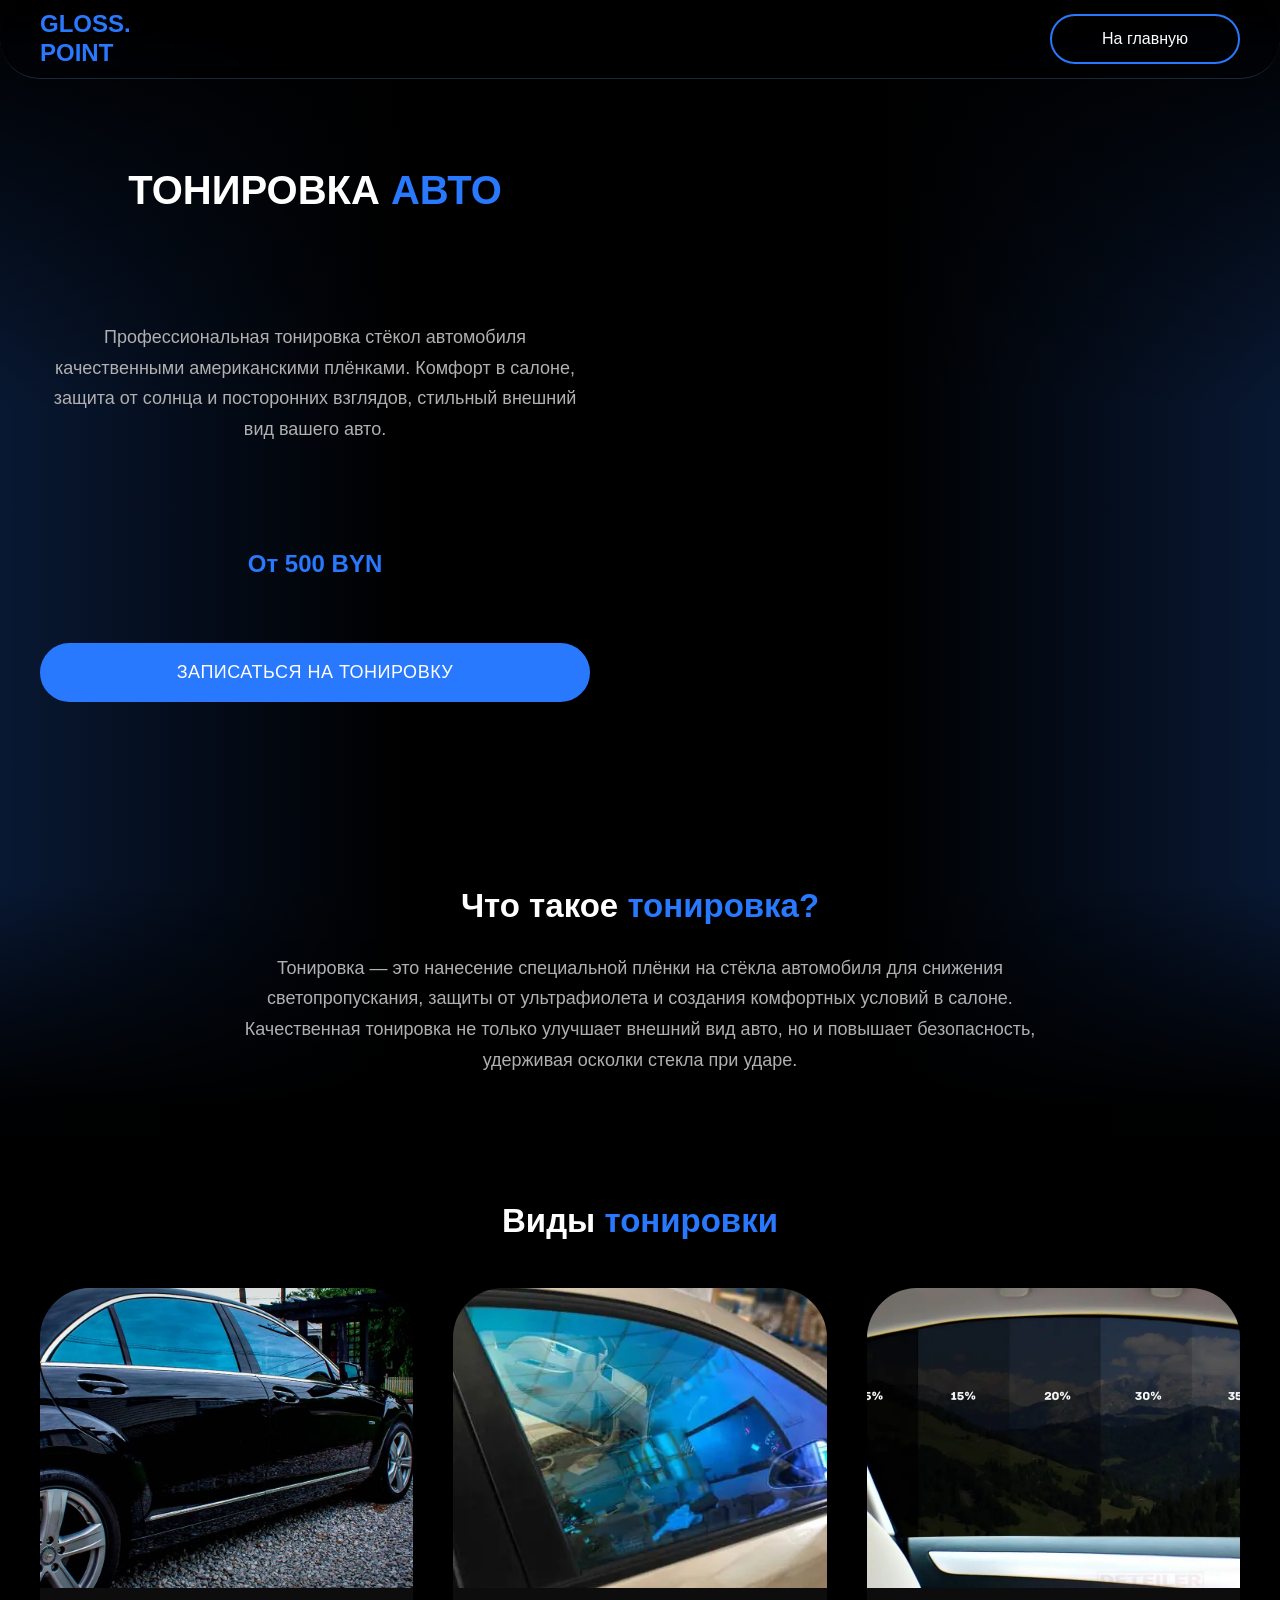
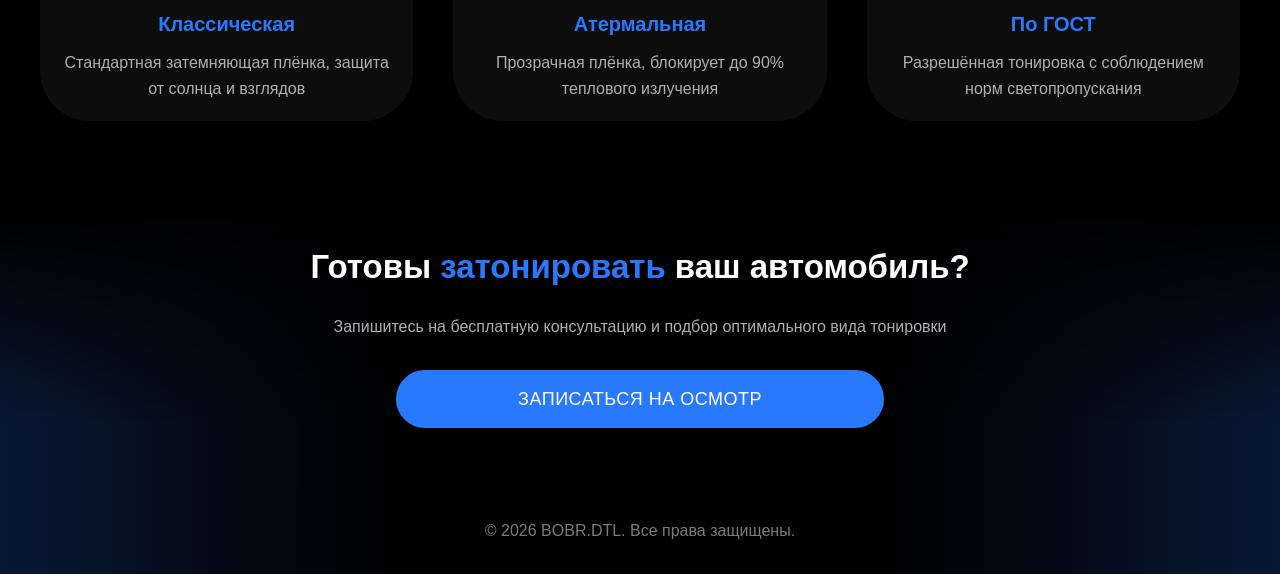
<file: services/tinting.html>
<!doctype html>
<html lang="ru">
  <head>
    <meta charset="UTF-8" />
    <meta name="viewport" content="width=device-width, initial-scale=1.0" />
    <title>Тонировка авто в Бобруйске — GLOSS.POINT</title>
    <meta
      name="description"
      content="Профессиональная тонировка стёкол автомобиля американскими плёнками. Гарантия качества, соблюдение ГОСТ."
    />
    <link
      rel="icon"
      type="image/png"
      href="../imeges/favicon-96x96.png"
      sizes="96x96"
    />
    <link rel="icon" type="image/svg+xml" href="../favicon.svg" />
    <link rel="shortcut icon" href="../favicon.ico" />
    <link
      rel="./apple-touch-icon"
      sizes="180x180"
      href="../apple-touch-icon.png"
    />
    <meta name="apple-mobile-web-app-title" content="MyWebSite" />
    <link rel="manifest" href="../site.webmanifest" />
    <link rel="stylesheet" href="../css/style.css" />
    <link rel="stylesheet" href="../css/tinting.css" />
  </head>
  <body>
    <!-- HEADER -->
    <header class="header header--transparent">
      <div class="container">
        <a href="../index.html" class="logo"
          >GLOSS.<span class="logo__accent">POINT</span></a
        >
        <a href="../index.html" class="btn btn__outline">На главную</a>
      </div>
    </header>

    <main>
      <!-- HERO СЕКЦИЯ -->
      <section class="service-hero">
        <div class="container">
          <div class="service-hero__content">
            <h1 class="service-hero__title">
              Тонировка <span class="service-hero__title--blue">авто</span>
            </h1>
            <p class="service-hero__desc">
              Профессиональная тонировка стёкол автомобиля качественными
              американскими плёнками. Комфорт в салоне, защита от солнца и
              посторонних взглядов, стильный внешний вид вашего авто.
            </p>
            <div class="service-hero__price">От 500 BYN</div>
            <button
              type="button"
              class="btn btn__primary btn__large"
              data-car-url="https://cal.com/кристина-семенова-lllu0i/тонировка-задняя-полусфера-все-стекла"
              data-modal="open"
              data-service="Тонировка авто"
            >
              ЗАПИСАТЬСЯ НА ТОНИРОВКУ
            </button>
          </div>
          <div class="service-hero__image">
            <video
              src="../video/процесс оклейки винилом.mp4"
              autoplay
              loop
              muted
              playsinline
              class="service-hero__video"
            ></video>
          </div>
        </div>
      </section>

      <!-- ЧТО ТАКОЕ ТОНИРОВКА -->
      <section class="service-info">
        <div class="container">
          <h2 class="service-info__title">
            Что такое <span class="service-info__title--blue">тонировка?</span>
          </h2>
          <p class="service-info__text">
            Тонировка — это нанесение специальной плёнки на стёкла автомобиля
            для снижения светопропускания, защиты от ультрафиолета и создания
            комфортных условий в салоне. Качественная тонировка не только
            улучшает внешний вид авто, но и повышает безопасность, удерживая
            осколки стекла при ударе.
          </p>
        </div>
      </section>

      <!-- ВИДЫ ТОНИРОВКИ -->
      <section class="service-types">
        <div class="container">
          <h2 class="service-types__title">
            Виды <span class="service-types__title--blue">тонировки</span>
          </h2>
          <div class="service-types__grid">
            <div class="type-card">
              <img
                src="../imeges/tinting classic.webp"
                alt="Классическая тонировка"
              />
              <h3 class="type-card__title">Классическая</h3>
              <p class="type-card__desc">
                Стандартная затемняющая плёнка, защита от солнца и взглядов
              </p>
            </div>
            <div class="type-card">
              <img
                src="../imeges/tinting atermal.webp"
                alt="Атермальная тонировка"
              />
              <h3 class="type-card__title">Атермальная</h3>
              <p class="type-card__desc">
                Прозрачная плёнка, блокирует до 90% теплового излучения
              </p>
            </div>
            <div class="type-card">
              <img src="../imeges/tinting gost.webp" alt="Тонировка по ГОСТ" />
              <h3 class="type-card__title">По ГОСТ</h3>
              <p class="type-card__desc">
                Разрешённая тонировка с соблюдением норм светопропускания
              </p>
            </div>
          </div>
        </div>
      </section>

      <!-- CTA-БЛОК -->
      <section class="service-cta">
        <div class="container">
          <h2 class="service-cta__title">
            Готовы
            <span class="service-cta__title--blue">затонировать</span> ваш
            автомобиль?
          </h2>
          <p class="service-cta__text">
            Запишитесь на бесплатную консультацию и подбор оптимального вида
            тонировки
          </p>
          <button
            type="button"
            class="btn btn__primary btn__large"
            data-car-url="https://cal.com/кристина-семенова-lllu0i/тонировка-задняя-полусфера-все-стекла"
            data-modal="open"
            data-service="Тонировка авто"
          >
            ЗАПИСАТЬСЯ НА ОСМОТР
          </button>
        </div>
      </section>
    </main>

    <!-- FOOTER -->
    <footer class="footer__services">
      <div class="container">
        <p>© 2026 BOBR.DTL. Все права защищены.</p>
      </div>
    </footer>

    <!-- МОДАЛЬНОЕ ОКНО -->
    <div class="modal" id="modal">
      <div class="modal__overlay"></div>
      <div class="modal__content">
        <button class="modal__close" aria-label="Закрыть">
          <span></span>
          <span></span>
        </button>

        <h2 class="modal__title">
          Записаться на
          <span id="modalServiceName" style="color: var(--color-accent)"
            >услугу</span
          >
        </h2>

        <div class="tabs">
          <button class="tabs__btn tabs__btn—active" data-tab="form">
            Оставить заявку
          </button>
          <button class="tabs__btn" data-tab="calendar">Выбрать время</button>
        </div>

        <div class="tabs__content tabs__content—active" id="tab-form">
          <p class="modal__subtitle">
            Оставьте заявку, и мы перезвоним вам в течение 15 минут
          </p>

          <form class="modal__form" id="modalForm">
            <div class="form__group">
              <input type="text" name="name" placeholder="Ваше имя" required />
            </div>

            <div class="form__group">
              <input type="tel" name="phone" placeholder="Телефон" required />
            </div>

            <div class="form__group">
              <textarea
                name="message"
                placeholder="Комментарий (необязательно)"
                rows="«3»"
              ></textarea>
            </div>

            <button
              type="submit"
              class="btn btn__primary btn__large"
              id="submitBtn"
              disabled
            >
              Отправить заявку
            </button>

            <p class="form__privacy">
              <!-- Нажимая кнопку, вы соглашаетесь с 
                <a href='policy.html' target='_blank'>политикой конфиденциальности</a> -->
              <label class="privacy-checkbox">
                <input type="checkbox" id="privacyCheckbox" required />
                <span
                  >Я согласен с
                  <a href="policy.html" target="_blank">
                    политикой конфиденциальности</a
                  >
                  и
                  <a href="terms.html" target="_blank"
                    >пользовательским соглашением.</a
                  ></span
                >
              </label>
            </p>
          </form>
        </div>

        <!-- <!— КОНТЕНТ ВКЛАДКИ 2: Календарь —> -->
        <div class="tabs__content" id="tab-calendar">
          <p class="modal__subtitle">
            Выберите удобную дату и время — слоты обновляются в реальном времени
          </p>

          <iframe
            src="https://cal.com/кристина-семенова-lllu0i/тонировка-задняя-полусфера-все-стекла"
            frameborder="0"
            class="cal-iframe"
            allowfullscreen
            id="bookingIframe"
            title="Календарь записи"
          >
          </iframe>
        </div>
      </div>
    </div>

    <script src="../script.js"></script>
  </body>
</html>
</file>
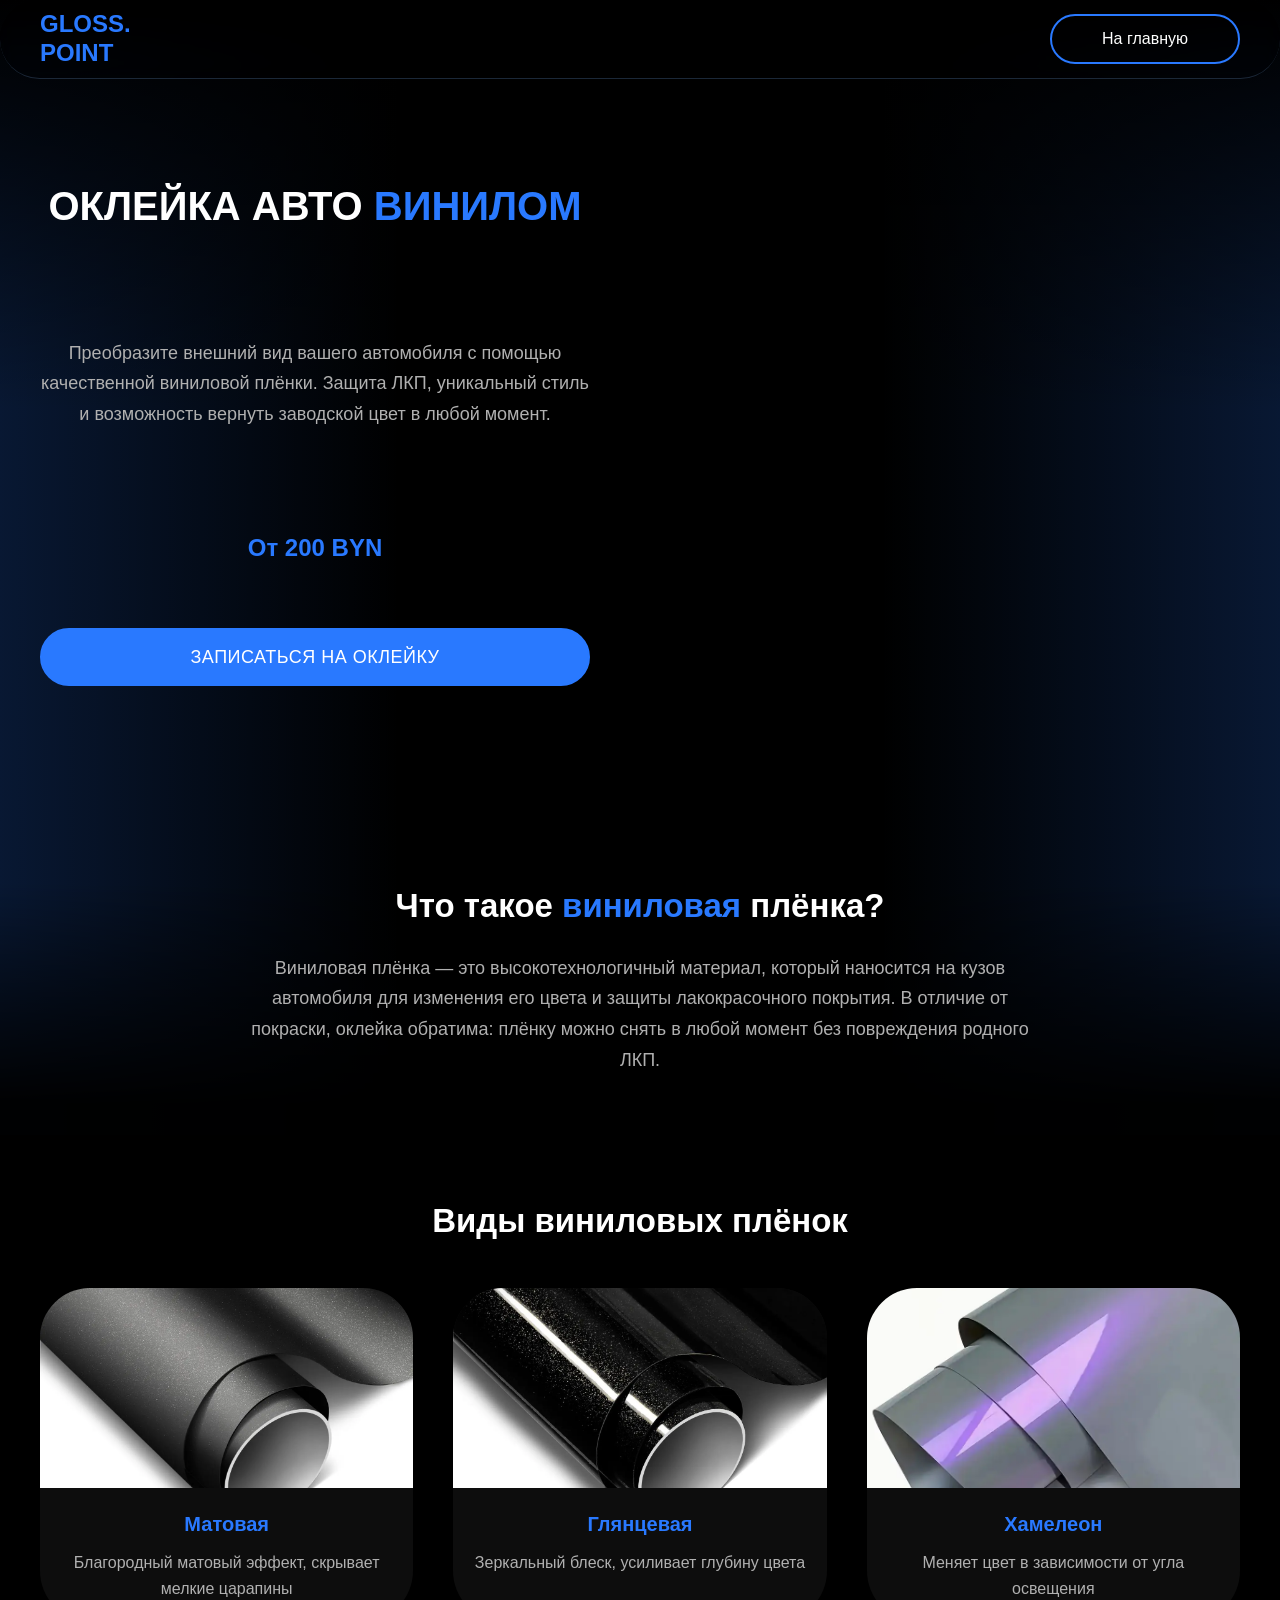
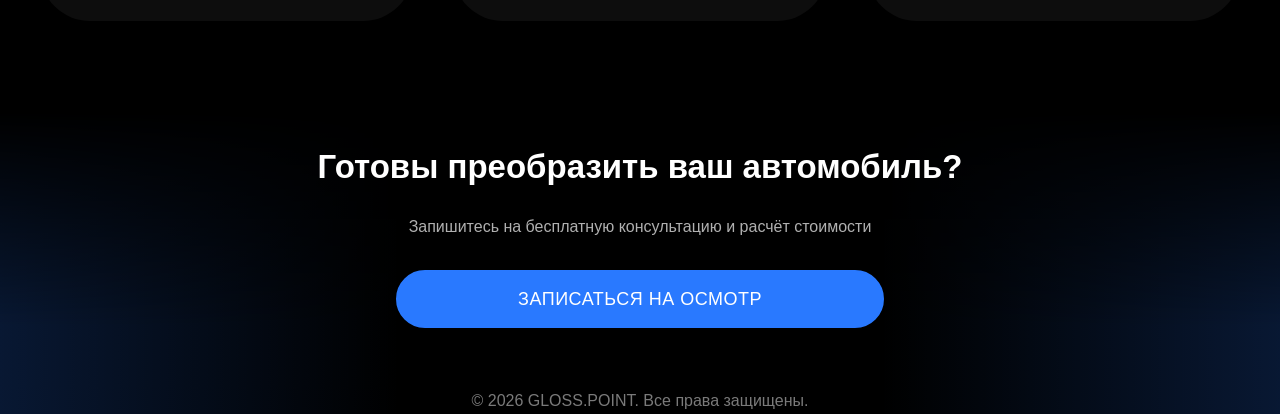
<file: services/vinyl.html>
<!doctype html>
<html lang="ru">
  <head>
    <meta charset="UTF-8" />
    <meta name="viewport" content="width=device-width, initial-scale=1.0" />
    <title>Оклейка авто винилом в Бобруйске — GLOSS.POINT</title>
    <meta
      name="description"
      content="Профессиональная оклейка автомобиля виниловой плёнкой. Матовые, глянцевые, хамелеон эффекты. Гарантия качества."
    />
    <link
      rel="icon"
      type="image/png"
      href="../imeges/favicon-96x96.png"
      sizes="96x96"
    />
    <link rel="icon" type="image/svg+xml" href="../favicon.svg" />
    <link rel="shortcut icon" href="../favicon.ico" />
    <link
      rel="./apple-touch-icon"
      sizes="180x180"
      href="../apple-touch-icon.png"
    />
    <meta name="apple-mobile-web-app-title" content="MyWebSite" />
    <link rel="manifest" href="../site.webmanifest" />
    <link rel="stylesheet" href="../css/style.css" />
    <link rel="stylesheet" href="../css/vinyl.css" />
  </head>
  <body>
    <!-- HEADER (прозрачный, как на policy) -->
    <header class="header header--transparent">
      <div class="container">
        <a href="../index.html" class="logo"
          >GLOSS.<span class="logo__accent">POINT</span></a
        >
        <a href="../index.html" class="btn btn__outline">На главную</a>
      </div>
    </header>

    <main>
      <!-- HERO УСЛУГИ -->
      <section class="service-hero">
        <div class="container">
          <div class="service-hero__content">
            <h1 class="service-hero__title">
              Оклейка авто <span class="service-hero--blue">винилом</span>
            </h1>
            <p class="service-hero__desc">
              Преобразите внешний вид вашего автомобиля с помощью качественной
              виниловой плёнки. Защита ЛКП, уникальный стиль и возможность
              вернуть заводской цвет в любой момент.
            </p>
            <div class="service-hero__price">От 200 BYN</div>
            <button
              type="button"
              class="btn btn__primary btn__large"
              data-car-url=" https://cal.com/кристина-семенова-lllu0i/оклеика-виниловои-пленкои"
              data-modal="open"
              data-service="Оклейка винилом"
            >
              Записаться на оклейку
            </button>
          </div>
          <div class="service-hero__image">
            <video
              src="../video/процесс оклейки винилом.mp4"
              autoplay
              loop
              muted
              playsinline
              class="service-hero__video"
            ></video>
          </div>
        </div>
      </section>

      <!-- ЧТО ТАКОЕ ВИНИЛ -->
      <section class="service-info">
        <div class="container">
          <h2 class="service-info__title">
            Что такое <span class="service-info--blue">виниловая </span>плёнка?
          </h2>
          <p class="service-info__text">
            Виниловая плёнка — это высокотехнологичный материал, который
            наносится на кузов автомобиля для изменения его цвета и защиты
            лакокрасочного покрытия. В отличие от покраски, оклейка обратима:
            плёнку можно снять в любой момент без повреждения родного ЛКП.
          </p>
        </div>
      </section>

      <!-- ВИДЫ ПЛЁНОК -->
      <section class="service-types">
        <div class="container">
          <h2 class="service-types__title">Виды виниловых плёнок</h2>
          <div class="service-types__grid">
            <div class="type-card">
              <img src="../imeges/vinil plenka.webp" alt="Матовая плёнка" />
              <h3 class="type-card__title">Матовая</h3>
              <p class="type-card__desc">
                Благородный матовый эффект, скрывает мелкие царапины
              </p>
            </div>
            <div class="type-card">
              <img src="../imeges/глнец винил.webp" alt="Глянцевая плёнка" />
              <h3 class="type-card__title">Глянцевая</h3>
              <p class="type-card__desc">
                Зеркальный блеск, усиливает глубину цвета
              </p>
            </div>
            <div class="type-card">
              <img src="../imeges/хамелеон внил.webp" alt="Плёнка хамелеон" />
              <h3 class="type-card__title">Хамелеон</h3>
              <p class="type-card__desc">
                Меняет цвет в зависимости от угла освещения
              </p>
            </div>
          </div>
        </div>
      </section>

      <!-- CTA-БЛОК -->
      <section class="service-cta">
        <div class="container">
          <h2 class="service-cta__title">Готовы преобразить ваш автомобиль?</h2>
          <p class="service-cta__text">
            Запишитесь на бесплатную консультацию и расчёт стоимости
          </p>
          <button
            type="button"
            class="btn btn__primary btn__large"
            data-car-url=" https://cal.com/кристина-семенова-lllu0i/оклеика-виниловои-пленкои"
            data-modal="open"
            data-service="Оклейка винилом"
          >
            Записаться на осмотр
          </button>
        </div>
      </section>
    </main>

    <!-- FOOTER -->
    <footer class="footer__services">
      <div class="container">
        <p>© 2026 GLOSS.POINT. Все права защищены.</p>
      </div>
    </footer>

    <!-- МОДАЛЬНОЕ ОКНО -->
    <div class="modal" id="modal">
      <div class="modal__overlay"></div>
      <div class="modal__content">
        <button class="modal__close" aria-label="Закрыть">
          <span></span>
          <span></span>
        </button>

        <h2 class="modal__title">
          Записаться на
          <span id="modalServiceName" style="color: var(--color-accent)"
            >услугу</span
          >
        </h2>

        <div class="tabs">
          <button class="tabs__btn tabs__btn—active" data-tab="form">
            Оставить заявку
          </button>
          <button class="tabs__btn" data-tab="calendar">Выбрать время</button>
        </div>

        <div class="tabs__content tabs__content—active" id="tab-form">
          <p class="modal__subtitle">
            Оставьте заявку, и мы перезвоним вам в течение 15 минут
          </p>

          <form class="modal__form" id="modalForm">
            <div class="form__group">
              <input type="text" name="name" placeholder="Ваше имя" required />
            </div>

            <div class="form__group">
              <input type="tel" name="phone" placeholder="Телефон" required />
            </div>

            <div class="form__group">
              <textarea
                name="message"
                placeholder="Комментарий (необязательно)"
                rows="«3»"
              ></textarea>
            </div>

            <button
              type="submit"
              class="btn btn__primary btn__large"
              id="submitBtn"
              disabled
            >
              Отправить заявку
            </button>

            <p class="form__privacy">
              <!-- Нажимая кнопку, вы соглашаетесь с 
                <a href='policy.html' target='_blank'>политикой конфиденциальности</a> -->
              <label class="privacy-checkbox">
                <input type="checkbox" id="privacyCheckbox" required />
                <span
                  >Я согласен с
                  <a href="policy.html" target="_blank">
                    политикой конфиденциальности</a
                  >
                  и
                  <a href="terms.html" target="_blank"
                    >пользовательским соглашением.</a
                  ></span
                >
              </label>
            </p>
          </form>
        </div>

        <!-- <!— КОНТЕНТ ВКЛАДКИ 2: Календарь —> -->
        <div class="tabs__content" id="tab-calendar">
          <p class="modal__subtitle">
            Выберите удобную дату и время — слоты обновляются в реальном времени
          </p>

          <iframe
            src="https://cal.com/кристина-семенова-lllu0i/оклеика-виниловои-пленкои"
            id="bookingIframe"
            frameborder="0"
            class="cal-iframe"
            allowfullscreen
            title="Календарь записи"
          >
          </iframe>
        </div>
      </div>
    </div>

    <script src="../script.js"></script>
  </body>
</html>
</file>
<file: css/style.css>
:root {
  --color-bg: #000;
  --color-bg-secondary: #0a0a0a;
  --color-accent: #2979ff;
  --color-accent-hover: #1565c0;
  --color-text-primary: #fff;
  --color-text-secondary: #b0b0b0;
  --color-border: rgba(255, 255, 255, 0.2);

  --font-main:
    "Inter", -apple-system, BlinkMacSystemFont, "Segoe UI", sans-serif;
  --font-headings:
    "Montserrat", -apple-system, BlinkMacSystemFont, "Segoe UI", sans-serif;

  --conteiner-width: 128rem;
  --border-radius: 5rem;
  --border-radius-sm: 2.5rem;

  --section-padding: 8rem 0;
  --gap: 2.4rem;
  --gap-lg: 4rem;
  --gap-xl: 6rem;

  --transition: all 0.3s ease;
}

html {
  font-size: 62.5%;
  scroll-behavior: smooth;
}

html,
body {
  width: 100%;
  margin: 0;
  padding: 0;
  overflow-x: hidden;
}

*,
*::before,
*::after {
  margin: 0;
  padding: 0;
  box-sizing: border-box;
}

body {
  font-family: var(--font-main);
  font-size: 1.6rem;
  color: var(--color-text-primary);
  line-height: 1.6;
  background-color: var(--color-bg);
  min-height: 100vh;
}

ul {
  list-style: none;
}

a {
  text-decoration: none;
  color: inherit;
  transition: var(--transition);
}

img {
  max-width: 100%;
  height: auto;
  display: block;
}

button {
  border: none;
  background: none;
  cursor: pointer;
  font: inherit;
  color: inherit;
}

.container {
  width: 100%;
  max-width: var(--conteiner-width);
  margin: 0 auto;
  padding: 0 4rem;
  box-sizing: border-box;
}

.header {
  position: fixed;
  top: 0;
  left: 0;
  right: 0;
  z-index: 100;
  background-color: rgba(0, 0, 0, 0.062);
  backdrop-filter: blur(1rem);
  -webkit-backdrop-filter: blur(1rem);
  padding: 1rem 0;
  border-radius: 5rem;
  isolation: isolate;
}

.header .container {
  display: flex;
  align-items: center;
  justify-content: space-between;
  gap: 4rem;
  position: relative;
}

.logo {
  font-family: var(--font-headings);
  font-size: 2.4rem;
  font-weight: 700;
  color: var(--color-accent);
  line-height: 1.2;
}

.logo__accent {
  display: block;
}

.nav {
  display: flex;
  align-items: center;
}

.nav__list {
  display: flex;
  gap: 6rem;
  list-style: none;
  padding: 0;
  margin: 0;
}

.nav__list a {
  font-size: 1.8rem;
  font-weight: 400;
  color: var(--color-text-primary);
  text-decoration: none;
  transition: color 0.3s ease;
}

.nav__list a:hover {
  color: var(--color-accent);
}

.btn {
  display: inline-block;
  padding: 1rem 5rem;
  border-radius: var(--border-radius);
  font-family: var(--font-headings);
  font-size: 1.6rem;
  font-weight: 500;
  text-align: center;
  transition: var(--transition);
  cursor: pointer;
  border: 0.2rem solid transparent;
}

.btn__outline {
  border-color: var(--color-accent);
  color: var(--color-text-primary);
  background: transparent;
  display: inline-block;
}

.btn__outline:hover {
  background-color: var(--color-accent);
  color: var(--color-text-primary);
  box-shadow:
    inset 0.2rem 0.2rem 0.5rem rgba(0, 0, 0, 0.632),
    inset -0.2rem -0.2rem 0.5rem rgba(255, 255, 255, 0.7);
}

.btn__primary {
  background-color: var(--color-accent);
  color: var(--color-text-primary);
  border-color: var(--color-accent);
}

.btn__primary:hover {
  background-color: var(--color-accent-hover);
  border-color: var(--color-accent-hover);
  transform: translateY(-0.4rem);
  box-shadow:
    0 0.4rem 1.4rem rgba(41, 121, 255, 0.4),
    inset 0.2rem 0.2rem 0.5rem rgba(255, 255, 255, 0.7);
}

.btn__large {
  padding: 1.3rem 12rem;
  font-size: 1.8rem;
  font-weight: 500;
  text-transform: uppercase;
  letter-spacing: 0.05rem;
}

.hero {
  min-height: 100vh;
  display: flex;
  align-items: center;
  padding-top: 10rem;
  padding-bottom: 6rem;
  position: relative;
  background-image:
    linear-gradient(
      to right,
      rgba(0, 0, 0, 0.9) 0%,
      rgba(0, 0, 0, 0.5) 50%,
      rgba(0, 0, 0, 0.2) 100%
    ),
    linear-gradient(to top, #000000 0%, transparent 10%),
    url("../imeges/фоновая\ картинка\ итог.webp");
  background-size: 55%;
  background-position: right 10% bottom 20%;
  background-repeat: no-repeat;
}

.hero .container {
  width: 100%;
  position: relative;
  z-index: 2;
}

.hero__content {
  max-width: 60rem;
  position: relative;
  z-index: 3;
}

.hero__title {
  font-family: var(--font-headings);
  font-size: clamp(4rem, 4vw, 7.2rem);
  font-weight: 600;
  line-height: 1.1;
  margin-bottom: 3.2rem;
  color: var(--color-text-primary);
}

.hero__subtitle {
  font-size: 1.8rem;
  line-height: 1.6;
  color: var(--color-text-secondary);
  margin-bottom: 4.8rem;
}

.hero__features {
  display: flex;
  flex-wrap: wrap;
  gap: 1.6rem;
  margin-top: 4rem;
}

.feature {
  display: flex;
  align-items: center;
  gap: 0.8rem;
  padding: 1rem 3rem;
  background-color: rgba(255, 255, 255, 0.05);
  border: 0.1rem solid var(--color-border);
  border-radius: var(--border-radius-sm);
  font-size: 1.6rem;
  color: var(--color-text-primary);
}

.feature__icon {
  font-size: 1.8rem;
}

.hero__image {
  position: relative;
  display: flex;
  justify-content: center;
  align-items: flex-end;
  height: 100%;
  max-height: 85vh;
}

.hero__image img {
  height: 160%;
  width: 200%;
  object-fit: contain;
  filter: drop-shadow(0 2rem 6rem rgba(0, 0, 0, 0.8));
}

.burger {
  display: none;
  width: 3rem;
  height: 2rem;
  position: relative;
  z-index: 300;
  background: none;
  border: none;
  cursor: pointer;
  padding: 0;
}

.burger span {
  display: block;
  width: 100%;
  height: 0.2rem;
  background-color: var(--color-accent);
  position: absolute;
  left: 0;
  transition: var(--transition);
}

.burger span:nth-child(1) {
  top: 0;
}
.burger span:nth-child(2) {
  top: 50%;
  transform: translateY(-50%);
}
.burger span:nth-child(3) {
  bottom: 0;
}

.burger.active span:nth-child(1) {
  top: 50%;
  transform: translateY(-50%) rotate(45deg);
}
.burger.active span:nth-child(2) {
  opacity: 0;
}
.burger.active span:nth-child(3) {
  bottom: 50%;
  transform: translateY(50%) rotate(-45deg);
}

@media (max-width: 64rem) {
  .hero {
    background-position: bottom right;
    background-size: 70%;
    padding-bottom: 2rem;
  }

  .hero__content {
    text-align: center;
    max-width: 100%;
    margin: 0 auto;
  }

  .btn__large {
    margin: 0 auto;
  }

  .hero__features {
    justify-content: center;
  }

  .header .container {
    gap: 2rem;
  }

  .nav__list {
    gap: 3rem;
  }

  .nav__list a {
    font-size: 1.6rem;
  }
}

@media (max-width: 48rem) {
  .hero {
    min-height: auto;
    padding-top: 12rem;
    padding-bottom: 40vh;

    background-position: bottom 30% center;
    background-size: 85%;
  }

  .hero__title {
    font-size: clamp(3.2rem, 8vw, 4.8rem);
    margin-bottom: 2rem;
  }

  .hero__subtitle {
    font-size: 1.6rem;
    margin-bottom: 3rem;
  }

  .hero__features {
    margin-top: 6rem;
  }

  .btn__large {
    width: 100%;
    max-width: 40rem;
    opacity: 80%;
  }

  .feature {
    font-size: 1.4rem;
    padding: 1rem 1.6rem;
  }

  .header {
    padding: 1.5rem 0;
  }

  .header .btn__outline {
    /* display: none; */
  }

  .nav {
    position: fixed;
    top: 0;
    left: 0;
    width: 100%;
    height: 100vh;
    background: linear-gradient(
      135deg,
      #000 0%,
      #0a0a0a 40%,
      #0d1b2a 70%,
      #1b2838 100%
    );

    display: flex;
    flex-direction: column;
    justify-content: center;
    align-items: center;
    transform: translateX(-100%);
    transition: transform 0.4s ease;
    z-index: 200;
  }

  .nav::before {
    display: none;
  }

  .nav.active::before {
    opacity: 1;
    visibility: visible;
  }

  .nav.active {
    transform: translateX(0);
  }

  .nav__list {
    flex-direction: column;
    gap: 5rem;
    text-align: center;
    list-style: none;
    padding: 0;
    margin: 0;
  }
  .nav__list li {
    opacity: 0;
    transform: translateY(20px);
    transition:
      opacity 0.3s ease,
      transform 0.3s ease;
  }

  .nav.active .nav__list li {
    opacity: 1;
    transform: translateY(0);
  }

  .nav.active .nav__list li:nth-child(1) {
    transition-delay: 0.1s;
  }
  .nav.active .nav__list li:nth-child(2) {
    transition-delay: 0.2s;
  }
  .nav.active .nav__list li:nth-child(3) {
    transition-delay: 0.3s;
  }

  .nav__list a {
    font-size: 2.4rem;
    font-weight: 400;
    color: var(--color-text-primary);
    text-decoration: none;
    transition:
      color 0.3s ease,
      transform 0.3s ease;
    display: inline-block;
    text-transform: uppercase;

    &:hover {
      color: var(--color-accent);
      transform: scale(1.1);
    }
  }

  .header .btn__outline {
    display: none;
  }

  .burger {
    display: block;
  }
}

@media (max-width: 30rem) {
  .hero {
    background-size: 95%;
    padding-bottom: 35vh;
  }

  .hero__features {
    flex-direction: column;
    align-items: center;
    gap: 1rem;
  }

  .feature {
    width: 100%;
    max-width: 28rem;
  }
}

.modal {
  position: fixed;
  top: 0;
  left: 0;
  width: 100%;
  height: 100vh;
  z-index: 99999;

  display: flex;
  justify-content: center;
  align-items: center;

  opacity: 0;
  visibility: hidden;
  transition:
    opacity 0.3s ease,
    visibility 0.3s ease;
}

.modal.active {
  opacity: 1;
  visibility: visible;
}

.modal__overlay {
  position: absolute;
  top: 0;
  left: 0;
  width: 100%;
  height: 100%;
  background-color: rgba(0, 0, 0, 0.85);
}

.modal__content {
  position: relative;
  background: linear-gradient(135deg, #1a1a1a 0%, #0d1b2a 100%);
  border: 1px solid var(--color-border);
  border-radius: var(--border-radius);
  padding: 4rem;
  max-width: 70rem;
  width: 80%;
  max-height: 95vh;
  overflow-y: auto;

  transform: scale(0.9) translateY(20px);
  transition: transform 0.3s ease;
}

.modal.active .modal__content {
  transform: scale(1) translateY(0);
}

.modal__close {
  position: absolute;
  top: 2rem;
  right: 2rem;
  width: 3rem;
  height: 3rem;
  background: none;
  border: none;
  cursor: pointer;
  padding: 0;
  display: flex;
  align-items: center;
  justify-content: center;
}

.modal__close span {
  position: absolute;
  width: 2.5rem;
  height: 0.2rem;
  background-color: var(--color-text-primary);
  transition: all 0.3s ease;
}

.modal__close span:first-child {
  transform: rotate(45deg);
}

.modal__close span:last-child {
  transform: rotate(-45deg);
}

.modal__close:hover span {
  background-color: var(--color-accent);
}

/* Заголовок */
.modal__title {
  font-family: var(--font-headings);
  font-size: 3.2rem;
  font-weight: 700;
  color: var(--color-text-primary);
  margin-bottom: 1rem;
  text-align: center;
}

.modal__subtitle {
  font-size: 1.6rem;
  color: var(--color-text-secondary);
  text-align: center;
  margin-bottom: 3rem;
}

/* Форма */
.modal__form {
  display: flex;
  flex-direction: column;
  gap: 2rem;
}

.form__group {
  width: 100%;
}

.form__group input,
.form__group textarea {
  width: 100%;
  padding: 1.5rem 2rem;
  background-color: rgba(255, 255, 255, 0.05);
  border: 1px solid var(--color-border);
  border-radius: var(--border-radius-sm);
  color: var(--color-text-primary);
  font-family: var(--font-main);
  font-size: 1.6rem;
  transition: all 0.3s ease;
}

.form__group input:focus,
.form__group textarea:focus {
  outline: none;
  border-color: var(--color-accent);
  background-color: rgba(255, 255, 255, 0.08);
}

.form__group input::placeholder,
.form__group textarea::placeholder {
  color: var(--color-text-secondary);
}

.form__group textarea {
  resize: vertical;
  min-height: 10rem;
}

.modal__form .btn__primary {
  width: 100%;
  margin-top: 1rem;
}

.form__privacy {
  font-size: 1.2rem;
  color: var(--color-text-secondary);
  text-align: center;
  margin-top: 1rem;
}

.form__privacy a {
  color: var(--color-accent);
  text-decoration: underline;
}

.form__privacy a:hover {
  color: var(--color-accent-hover);
}

.privacy-checkbox {
  display: flex;
  justify-content: center;
  gap: 1rem;
  cursor: pointer;
  font-size: 1.4rem;
  color: var(--color-text-secondary);
  margin-bottom: 2rem;
}

.privacy-checkbox input[type="checkbox"] {
  width: 1.8rem;
  height: 1.8rem;
  margin-top: 0.2rem;
  cursor: pointer;
  color: var(--color-accent);
}

.privacy-checkbox a {
  color: var(--color-accent);
  text-decoration: underline;
}

button[disabled] {
  opacity: 0.5;
  cursor: not-allowed;
  pointer-events: none;
}

@media (max-width: 48rem) {
  .modal__content {
    padding: 3rem 2rem;
    width: 95%;
  }

  .modal__title {
    font-size: 2.4rem;
  }

  .modal__subtitle {
    font-size: 1.4rem;
    margin-bottom: 2rem;
  }

  .form__group input,
  .form__group textarea {
    padding: 1.2rem 1.5rem;
    font-size: 1.4rem;
  }

  .modal__close {
    top: 1.5rem;
    right: 1.5rem;
  }
}

.form__checkbox {
  display: flex;
  align-items: flex-start;
  gap: 1rem;
}

.form__checkbox label {
  display: flex;
  align-items: flex-start;
  gap: 1rem;
  font-size: 1.2rem;
  color: var(--color-text-secondary);
  cursor: pointer;
}

.form__checkbox input {
  width: 2rem;
  height: 2rem;
  margin-top: 0.2rem;
  accent-color: var(--color-accent);
  cursor: pointer;
  flex-shrink: 0;
}

.form__checkbox a {
  color: var(--color-accent);
  text-decoration: underline;
}

.tabs {
  display: flex;
  gap: 0.5rem;
  margin-bottom: 2rem;
  border-bottom: 1px solid rgba(255, 255, 255, 0.1);
  padding-bottom: 0;
}

.tabs__btn {
  flex: 1;
  padding: 1rem 1.5rem;
  background: transparent;
  border: none;
  border-bottom: 2px solid transparent;
  color: var(—color-text-secondary);
  font-size: 1.3rem;
  font-family: var(—font-main);
  font-weight: 500;
  cursor: pointer;
  transition: all 0.3s ease;
  text-transform: uppercase;
  letter-spacing: 0.05em;
}

.tabs__btn:hover {
  color: var(--color-accent);
}

.tabs__btn—active {
  color: var(--color-accent);
  border-bottom-color: var(--color-accent);
}

.tabs__content {
  display: none;
}

.tabs__content—active {
  display: block;
}

.cal-container {
  width: 100%;
  min-height: 500px;
  border-radius: var(—border-radius-sm);
  overflow: hidden;
  background: #0a0a0a;
  border: 1px solid rgba(255, 255, 255, 0.1);
}

.cal-iframe {
  width: 100%;
  height: 60rem;
  border: none;
  border-radius: var(--border-radius-sm);
  background: #0a0a0a;
}

@media (max-width: 48rem) {
  .tabs__btn {
    font-size: 1.1rem;
    padding: 0.8rem 1rem;
  }

  .cal-container {
    min-height: 400px;
  }
}
.body__policy {
  background-image:
    linear-gradient(to right, #2978ff33, transparent 15%),
    linear-gradient(to left, #2978ff33, transparent 15%);
  background-repeat: no-repeat;
  min-height: 100vh;
}

.policy-page {
  padding-top: 12rem;
  padding-bottom: 8rem;
  min-height: 100vh;
  background-color: var(--color-bg);
  background-image:
    linear-gradient(to bottom, #000000 0%, transparent 30%),
    linear-gradient(to right, #2978ff33, transparent 15%),
    linear-gradient(to left, #2978ff33, transparent 15%);

  background-repeat: no-repeat;
}

.header--transparent {
  background-color: rgba(0, 0, 0, 0.062);
  backdrop-filter: blur(1rem);
  -webkit-backdrop-filter: blur(1rem);
  border-radius: 5rem;
  border-bottom: 0.5px solid #1b2838;
}

.policy-page h1 {
  text-align: center;
  font-family: var(--font-headings);
  font-size: 2.5rem;
  font-weight: 600;
  color: var(--color-text-primary);
  margin-bottom: 1rem;
  text-transform: uppercase;
}

.policy-page__date {
  text-align: center;
  font-size: 1.4rem;
  color: var(--color-text-secondary);
  margin-bottom: 4rem;
}

.policy-section {
  margin-bottom: 3rem;
}

.policy-section h2 {
  font-family: var(--font-headings);
  font-size: 2.4rem;
  font-weight: 600;
  color: var(--color-accent);
  margin-bottom: 1.5rem;
  line-height: 1.3;
}

.policy-section p {
  font-size: 1.8rem;
  color: var(--color-text-primary);
  line-height: 1.7;
  margin-bottom: 1rem;
  padding-left: 3rem;
}

.policy-section ul {
  list-style: none;
  padding-left: 0;
  margin: 1rem 0;
  padding-left: 3rem;
}

.policy-section ul li {
  position: relative;
  padding-left: 2rem; /* 20px отступ для маркера */
  font-size: 1.6rem;
  color: var(--color-text-primary);
  line-height: 1.7;
  margin-bottom: 0.8rem;
}

.policy-section ul li::before {
  content: "";
  position: absolute;
  left: 0;
  top: 1rem;
  width: 0.6rem; /* 6px */
  height: 0.6rem;
  background-color: var(--color-accent);
  border-radius: 50%;
}

.policy-section a {
  color: var(--color-accent);
  text-decoration: none;
  transition: color 0.3s ease;
}

.policy-section a:hover {
  color: var(--color-accent-hover);
  text-decoration: underline;
}

.body__policy .footer {
  border-top: 0.5px solid #3c424a;
  border-radius: 5rem;
  color: #858484;
  font-size: 1.6rem;
}

@media (max-width: 48rem) {
  .policy-page {
    padding-top: 10rem;
    padding-bottom: 4rem;
  }

  .policy-page h1 {
    font-size: 2.8rem;
  }

  .policy-section h2 {
    font-size: 2rem;
  }

  .policy-section p,
  .policy-section ul li {
    font-size: 1.4rem;
  }

  .header:not(.header--transparent) .btn__outline {
    display: none;
  }

  .header--transparent .btn__outline {
    display: inline-block;
  }

  .header--transparent .burger {
    display: none;
  }
}

.fade-in {
  opacity: 0;
  transform: translateY(40px);
  transition:
    opacity 0.8s ease-out,
    transform 0.8s ease-out;
}

.fade-in.visible {
  opacity: 1;
  transform: translateY(0);
}

.fade-in-left {
  opacity: 0;
  transform: translateX(-60px);
  transition:
    opacity 0.8s ease-out,
    transform 0.8s ease-out;
}

.fade-in-left.visible {
  opacity: 1;
  transform: translateX(0);
}

.fade-in-right {
  opacity: 0;
  transform: translateX(60px);
  transition:
    opacity 0.8s ease-out,
    transform 0.8s ease-out;
}

.fade-in-right.visible {
  opacity: 1;
  transform: translateX(0);
}

.fade-in-scale {
  opacity: 0;
  transform: scale(0.9);
  transition:
    opacity 0.8s ease-out,
    transform 0.8s ease-out;
}

.fade-in-scale.visible {
  opacity: 1;
  transform: scale(1);
}
</file>
<file: css/services.css>
:root {
  --color-bg: #000;
  --color-bg-secondary: #0a0a0a;
  --color-accent: #2979ff;
  --color-accent-hover: #1565c0;
  --color-text-primary: #fff;
  --color-text-secondary: #b0b0b0;
  --color-border: rgba(255, 255, 255, 0.2);

  --font-main:
    "Inter", -apple-system, BlinkMacSystemFont, "Segoe UI", sans-serif;
  --font-headings:
    "Montserrat", -apple-system, BlinkMacSystemFont, "Segoe UI", sans-serif;

  --conteiner-width: 128rem;
  --border-radius: 5rem;
  --border-radius-sm: 2.5rem;

  --section-padding: 8rem 0;
  --gap: 2.4rem;
  --gap-lg: 4rem;
  --gap-xl: 6rem;

  --transition: all 0.3s ease;
}

.services {
  min-height: 100vh;
  display: flex;
  align-items: center;
  background-image:
    linear-gradient(to bottom, #000000 0%, transparent 30%),
    linear-gradient(to top, #000000 0%, transparent 30%),
    linear-gradient(to right, #2978ff33, transparent 20%),
    linear-gradient(to left, #2978ff33, transparent 20%);
  background-repeat: no-repeat;
}

.services__content {
  text-align: center;
  margin-bottom: 4rem;
}

.services__title {
  text-align: center;
  text-transform: uppercase;
  font-weight: 700;
  margin-bottom: 4rem;
  margin-top: 7rem;
  font-size: 3.5rem;
}

.services__title--blue {
  color: var(--color-accent);
}

.services__grid {
  display: grid;
  grid-template-rows: repeat(2, 1fr);
  grid-template-columns: repeat(3, 1fr);
  gap: var(--gap-lg);
}

.services__card {
  background-size: cover;
  background-position: center;
  position: relative;
  border-radius: var(--border-radius-sm);
  overflow: hidden;
  width: auto;
  min-height: 50rem;
  transition: all 0.3s ease;

  &:hover {
    transform: scale(1.02);
    box-shadow:
      0 0.8rem 2.4rem rgba(41, 120, 255, 0.242),
      inset 0.4rem 0.4rem 0.8rem rgba(255, 255, 255, 0.281);
  }
}

.services__card--one {
  background-image: url("../imeges/винил.webp");
}
.services__card--two {
  background-image: url("../imeges/защитная\ пленка.webp");
}
.services__card--three {
  background-image: url("../imeges/тонировка.webp");
}
.services__card--four {
  background-image: url("../imeges/фара1.webp");
}
.services__card--five {
  background-image: url("../imeges/арх\ тонировка.webp");
}
.services__card--six {
  background-image: url("../imeges/дтл.webp");
}

.card__title {
  color: var(--color-accent);
  font-size: 2rem;
  text-transform: uppercase;
  font-weight: 600;
  text-align: center;
  line-height: 105%;
  margin-top: 1rem;
  text-align: center;
}

.card__overlay {
  background-color: rgba(0, 0, 0, 0.479);
  backdrop-filter: blur(5px);
  -webkit-backdrop-filter: blur(5px);
  border: 1px solid rgba(255, 255, 255, 0.1);
  box-shadow: 0 8px 32px rgba(0, 0, 0, 0.5);
  border-radius: 2rem;
  max-width: 90%;
  min-height: 17rem;
  position: absolute;
  bottom: 0;
  margin-bottom: 1rem;
  left: 5%;
  right: 5%;
  display: flex;
  flex-direction: column;
  align-items: center;
}

.card__list li::before {
  content: "•";
  color: var(--color-accent);
  margin: 1rem;
}

.card__list {
  font-size: 1.6rem;
  line-height: 130%;
  letter-spacing: -1%;
  margin: 1rem;
  font-weight: 400;
  text-align: left;
}

.card__btn {
  display: inline-block;
  padding: 1rem 2rem;
  background-color: rgba(255, 255, 255, 0.1);
  border-radius: var(--border-radius-sm);
  color: var(--color-text-primary);
  text-decoration: none;
  font-size: 1.4rem;
  font-weight: 500;
  transition: all 0.3s ease;
  margin-top: auto;
  bottom: 0;
  margin-bottom: 0.5rem;

  &:hover {
    background-color: var(--color-accent);
    color: #fff;
    transform: translateY(-2px);
    box-shadow:
      inset 0.2rem 0.2rem 0.5rem rgba(0, 0, 0, 0.632),
      inset -0.2rem -0.2rem 0.5rem rgba(0, 0, 0, 0.632);
  }
}
@media (max-width: 64rem) {
  .services__grid {
    grid-template-columns: repeat(2, 1fr);
    gap: var(--gap);
  }

  .services__card {
    min-height: 40rem;
    min-width: 30rem;
  }

  .services__title {
    font-size: 3rem;
    margin-top: 5rem;
    margin-bottom: 3rem;
  }
}
@media (max-width: 48rem) {
  .services {
    min-height: auto;
    padding: 4rem 0;
    background-image:
      linear-gradient(to bottom, #000000 0%, transparent 30%),
      linear-gradient(to top, #000000 0%, transparent 30%),
      linear-gradient(to right, #2978ff33, transparent 10%),
      linear-gradient(to left, #2978ff33, transparent 10%);

    background-repeat: no-repeat;
  }

  .services__grid {
    grid-template-columns: 1fr;
    gap: var(--gap);
  }

  .services__card {
    min-height: 40rem;
    min-width: 100%;
  }

  .services__title {
    font-size: 2.4rem;
    margin-top: 3rem;
    margin-bottom: 2.5rem;
  }

  .card__overlay {
    padding: 1.5rem;
    height: auto;
    min-height: 14rem;
    border-radius: var(--border-radius-sm);
    display: flex;
    flex-direction: column;
    align-items: center;
    text-align: center;
  }

  .card__title {
    font-size: 1.6rem;
    margin-top: 0.5rem;
    text-align: center;
  }

  .card__list {
    font-size: 1.6rem;
    line-height: 1.4;
    text-align: left;
    width: 100%;
    display: flex;
    flex-direction: column;
    align-items: center;
    padding: 0;
    margin: 0;
  }

  .card__list li {
    display: flex;
    align-items: center;
    text-align: left;
    max-width: 25rem;
    margin-bottom: 0.5rem;
    width: 100%;
  }

  .card__list li::before {
    content: "•";
    color: var(--color-accent);
    margin-right: 0.5rem;
    flex-shrink: 0;
  }

  .card__btn {
    font-size: 1.2rem;
    padding: 1.5rem 5rem;
    margin-top: auto;
  }
}

@media (max-width: 23.4rem) {
  .services {
    padding: 3rem 0;
  }

  .services__title {
    font-size: 2rem;
    margin-top: 2rem;
    margin-bottom: 2rem;
  }

  .services__card {
    min-height: 30rem;
  }

  .card__overlay {
    padding: 1rem;
    min-height: 12rem;
  }

  .card__title {
    font-size: 1.4rem;
  }

  .card__list {
    font-size: 1.2rem;
    line-height: 1.3;
  }

  .card__btn {
    font-size: 1rem;
    padding: 0.6rem 1.2rem;
  }
}
</file>
<file: css/whyus.css>
.why-us {
  padding: var(--section-padding);
  position: relative;
  background-image: linear-gradient(to top, #2978ff33 0%, transparent 30%);
}

.why-us__title {
  text-align: center;
  font-family: var(--font-headings);
  font-size: 3.5rem;
  margin-bottom: 5rem;
  text-transform: uppercase;
}

.why-us__title--blue {
  color: var(--color-accent);
}

.why-us__grid {
  display: grid;
  grid-template-columns: repeat(3, 1fr);
  gap: var(--gap);
}

.glass-card {
  position: relative;
  background: rgba(80, 80, 80, 0.262);
  border-radius: var(--border-radius-sm);
  padding: 3rem 2.5rem;
  overflow: hidden;
  backdrop-filter: blur(0.5px);
  -webkit-backdrop-filter: blur(0.5px);
  transition:
    transform 0.3s ease,
    background 0.3s ease;
  display: flex;
  flex-direction: column;
  align-items: center;
  text-align: center;
  min-height: 29rem;
}

.glass-card:hover {
  transform: translateY(-5px);
  background: rgba(255, 255, 255, 0.136);
  box-shadow: 0 5px 10px rgba(254, 254, 254, 0.121);

  .glass-card__number {
    color: rgba(8, 8, 8, 0.481);
  }
}

.glass-card__number {
  position: absolute;
  bottom: -2rem;
  right: 1rem;
  font-family: var(--font-headings);
  font-size: 17rem;
  font-weight: 500;
  line-height: 1;
  color: rgba(118, 118, 118, 0.163);
  pointer-events: none;
  z-index: 0;
}

.glass-card__icon {
  color: var(--color-accent);
  margin-bottom: 2rem;
  z-index: 1;
}

.glass-card__title {
  font-family: var(--font-headings);
  font-size: 1.8rem;
  font-weight: 500;
  color: #fff;
  margin-bottom: 1.5rem;
  z-index: 1;
}

.glass-card__list {
  list-style: none;
  padding: 0;
  margin: 0;
  z-index: 1;
}

.glass-card__list li {
  font-size: 1.5rem;
  color: var(--color-text-secondary);
  line-height: 1.6;
  margin-bottom: 0.8rem;
  position: relative;
  padding-left: 1.5rem;
  text-align: left;
}

.glass-card__list li::before {
  content: "";
  position: absolute;
  left: 0;
  top: 0.8rem;
  width: 6px;
  height: 6px;
  background-color: var(--color-accent);
  border-radius: 50%;
}

@media (max-width: 64rem) {
  .why-us__grid {
    grid-template-columns: repeat(2, 1fr);
  }

  .glass-card__number {
    font-size: 15rem;
  }
}

@media (max-width: 48rem) {
  .why-us__grid {
    grid-template-columns: 1fr;
  }

  .why-us__title {
    font-size: 2.5rem;
    margin-bottom: 3rem;
  }

  .glass-card__title {
    font-size: 2rem;
  }

  .glass-card__list li {
    font-size: 1.8rem;
  }

  .glass-card {
    padding: 2.5rem 2rem;
  }

  .glass-card__number {
    font-size: 15rem;
    bottom: -1rem;
  }
}
</file>
<file: css/portfolio.css>
.portfolio {
  padding: var(--section-padding);
  position: relative;
  background-image: linear-gradient(to bottom, #2978ff33 0%, transparent 30%);
}

.portfolio__title {
  text-align: center;
  font-family: var(--font-headings);
  font-size: 3.5rem;
  margin-bottom: 1rem;
  text-transform: uppercase;
}

.portfolio__title--blue {
  color: var(--color-accent);
}

.portfolio__subtitle {
  text-align: center;
  color: var(--color-text-secondary);
  font-size: 1.6rem;
  margin-bottom: 4rem;
}

.portfolio__carousel {
  display: flex;
  gap: var(--gap-lg);
  overflow-x: auto;
  scroll-snap-type: x mandatory;
  padding: 2rem 1rem 3rem;
  scrollbar-width: thin;
  scrollbar-color: var(--color-accent) rgba(255, 255, 255, 0.1);
}

.portfolio__carousel::-webkit-scrollbar {
  height: 6px;
}

.portfolio__carousel::-webkit-scrollbar-track {
  background: rgba(255, 255, 255, 0.1);
  border-radius: 3px;
}

.portfolio__carousel::-webkit-scrollbar-thumb {
  background: var(--color-accent);
  border-radius: 3px;
}

.portfolio__card {
  flex: 0 0 40rem;
  scroll-snap-align: center;
  background: rgba(80, 80, 80, 0.262);
  border: 1px solid rgba(255, 255, 255, 0.1);
  border-radius: var(--border-radius-sm);
  overflow: hidden;
  transition:
    transform 0.3s ease,
    border-color 0.3s ease;
}

.portfolio__card:hover {
  transform: translateY(-5px);
  border-color: rgba(41, 120, 255, 0.4);
}

.portfolio__card-content {
  padding: 2rem;
}

.portfolio__card-title {
  font-family: var(--font-headings);
  font-size: 1.8rem;
  font-weight: 500;
  color: #fff;
  margin-bottom: 1rem;
  text-align: center;
}

.portfolio__card-desc {
  font-size: 1.6rem;
  color: var(--color-text-secondary);
  line-height: 1.6;
  text-align: center;
}

.comparison-slider {
  position: relative;
  width: 100%;
  height: 40rem;
  overflow: hidden;
  cursor: ew-resize;
  user-select: none;
}

.comparison-slider__image {
  position: absolute;
  top: 0;
  left: 0;
  width: 100%;
  height: 100%;
}

.comparison-slider__image img {
  width: 100%;
  height: 100%;
  object-fit: cover;
  display: block;
}

.comparison-slider__image--after {
  clip-path: inset(0 50% 0 0);
}

.comparison-slider__handle {
  position: absolute;
  top: 0;
  left: 50%;
  width: 2px;
  height: 100%;
  background: #fff;
  transform: translateX(-50%);
  pointer-events: none;
  z-index: 2;
  touch-action: none;
  cursor: ew-resize;
}

.comparison-slider {
  touch-action: pan-y;
  overflow: hidden;

.comparison-slider__button {
  position: absolute;
  top: 50%;
  left: 50%;
  transform: translate(-50%, -50%);
  width: 4rem;
  height: 4rem;
  background: var(--color-accent);
  border-radius: 50%;
  display: flex;
  align-items: center;
  justify-content: center;
  color: #fff;
  box-shadow: 0 0 20px rgba(41, 120, 255, 0.5);
  pointer-events: none;
}

.comparison-slider__label {
  position: absolute;
  top: 1rem;
  padding: 0.5rem 1rem;
  background: rgba(0, 0, 0, 0.6);
  color: #fff;
  font-size: 1.2rem;
  font-weight: 600;
  text-transform: uppercase;
  border-radius: 4px;
  pointer-events: none;
  z-index: 3;
}

.comparison-slider__label--before {
  left: 1rem;
}

.comparison-slider__label--after {
  right: 1rem;
}

@media (max-width: 64rem) {
  .portfolio__card {
    flex: 0 0 35rem;
  }

  .comparison-slider {
    height: 40rem;
  }
}

@media (max-width: 48rem) {
  .portfolio__title {
    font-size: 2.4rem;
  }

  .portfolio__card {
    flex: 0 0 90%;
  }

  .comparison-slider {
    height: 50rem;
  }
}
</file>
<file: css/pricing.css>
.pricing {
  padding: var(--section-padding);
  position: relative;
  background:
    linear-gradient(to bottom, #000000 0%, transparent 20%),
    linear-gradient(to top, #000000 0%, transparent 30%),
    linear-gradient(to right, #2978ff33, transparent 10%),
    linear-gradient(to left, #2978ff33, transparent 10%);
}

.pricing__title {
  text-align: center;
  font-family: var(--font-headings);
  font-size: 3.5rem;
  margin-bottom: 1rem;
  text-transform: uppercase;
}

.pricing__title--blue {
  color: var(--color-accent);
}

.pricing__subtitle {
  text-align: center;
  color: var(--color-text-secondary);
  font-size: 1.6rem;
  margin-bottom: 5rem;
}

.pricing__grid {
  display: grid;
  grid-template-columns: repeat(3, 1fr);
  gap: var(--gap-lg);
  align-items: stretch;
}

.pricing-card {
  position: relative;
  background: rgba(255, 255, 255, 0.03);
  border: 1px solid rgba(255, 255, 255, 0.1);
  border-radius: var(--border-radius);
  padding: 2rem 2rem;
  backdrop-filter: blur(10px);
  -webkit-backdrop-filter: blur(10px);
  transition: all 0.3s ease;
  display: flex;
  flex-direction: column;
}

.pricing-card:hover {
  transform: translateY(-10px);
  border-color: rgba(41, 120, 255, 0.4);
  box-shadow: 0 20px 40px rgba(41, 120, 255, 0.15);
}

.pricing-card--popular {
  background: rgba(41, 120, 255, 0.08);
  border-color: rgba(41, 120, 255, 0.3);
  transform: scale(1.05);
}

.pricing-card--popular:hover {
  transform: scale(1.05) translateY(-10px);
  border-color: var(--color-accent);
  box-shadow: 0 20px 50px rgba(41, 120, 255, 0.3);
}

.pricing-card__badge {
  position: absolute;
  top: -1.2rem;
  left: 50%;
  transform: translateX(-50%);
  background: var(--color-accent);
  color: #fff;
  padding: 0.5rem 1.5rem;
  border-radius: 2rem;
  font-size: 1.2rem;
  font-weight: 600;
  text-transform: uppercase;
  white-space: nowrap;
  box-shadow: 0 4px 15px rgba(41, 120, 255, 0.4);
}

.pricing-card__header {
  text-align: center;
  margin-bottom: 1.5rem;
}

.pricing-card__name {
  font-family: var(--font-headings);
  font-size: 2.4rem;
  color: #fff;
  margin-bottom: 0.5rem;
  text-transform: uppercase;
}

.pricing-card__desc {
  font-size: 1.6rem;
  color: var(--color-text-secondary);
}

.pricing-card__price {
  text-align: center;
  margin-bottom: 1.5rem;
  padding-bottom: 1.5rem;
  border-bottom: 1px solid rgba(255, 255, 255, 0.1);
}

.pricing-card__amount {
  font-family: var(--font-headings);
  font-size: 3.2rem;
  font-weight: 700;
  color: var(--color-accent);
  line-height: 1;
}

.pricing-card__currency {
  font-size: 1.8rem;
  color: var(--color-text-secondary);
  margin-left: 0.5rem;
}

.pricing-card__features {
  list-style: none;
  padding: 0;
  margin: 0 0 2rem 0;
  flex-grow: 1;
}

.pricing-card__features li {
  font-size: 1.4rem;
  color: var(--color-text-primary);
  padding: 0.5rem 0;
  border-bottom: 1px solid rgba(255, 255, 255, 0.05);
  display: flex;
  align-items: center;
}

.pricing-card__features li::before {
  content: "✓";
  color: var(--color-accent);
  font-weight: 700;
  margin-right: 1rem;
  font-size: 1.6rem;
}

.pricing-card__features li:last-child {
  border-bottom: none;
}

/* Кнопка */
.pricing-card__btn {
  width: 100%;
  text-align: center;
  padding: 1rem 1.5rem;
  font-size: 1.4rem;
  font-weight: 600;
  text-transform: uppercase;
  transition: all 0.3s ease;
}

.pricing__note {
  text-align: center;
  margin-top: 4rem;
  padding: 2rem;
  background: rgba(255, 255, 255, 0.02);
  border: 1px solid rgba(255, 255, 255, 0.08);
  border-radius: var(--border-radius-sm);
}

.pricing__note p {
  font-size: 1.4rem;
  color: var(--color-text-secondary);
  line-height: 1.6;
}

.pricing__note a {
  color: var(--color-accent);
  text-decoration: none;
  border-bottom: 1px solid transparent;
  transition: border-color 0.3s ease;
}

.pricing__note a:hover {
  border-bottom-color: var(--color-accent);
}

@media (max-width: 64rem) {
  .pricing__grid {
    grid-template-columns: repeat(2, 1fr);
  }

  .pricing-card--popular {
    transform: scale(1);
  }

  .pricing-card--popular:hover {
    transform: translateY(-10px);
  }
}

@media (max-width: 48rem) {
  .pricing__title {
    font-size: 2.4rem;
  }

  .pricing__subtitle {
    font-size: 1.2rem;
    margin-bottom: 3rem;
  }

  .pricing__grid {
    grid-template-columns: 1fr;
    gap: var(--gap);
  }

  .pricing-card {
    padding: 2.5rem 2rem;
  }

  .pricing-card__name {
    font-size: 2rem;
  }

  .pricing-card__amount {
    font-size: 3.2rem;
  }

  .pricing-card__features li {
    font-size: 1.3rem;
  }

  .pricing__note {
    margin-top: 3rem;
    padding: 1.5rem;
  }

  .pricing__note p {
    font-size: 1.2rem;
  }
}
</file>
<file: css/review.css>
.reviews {
  padding: var(--section-padding);
  position: relative;
  background:
    linear-gradient(to bottom, #000000 0%, transparent 20%),
    linear-gradient(to top, #000000 0%, transparent 20%),
    linear-gradient(to right, #2978ff33, transparent 20%),
    linear-gradient(to left, #2978ff33, transparent 20%);
}

.reviews__title {
  text-align: center;
  font-family: var(--font-headings);
  font-size: 3.5rem;
  margin-bottom: 1rem;
  text-transform: uppercase;
}

.reviews__title--blue {
  color: var(--color-accent);
}

.reviews__subtitle {
  text-align: center;
  color: var(--color-text-secondary);
  font-size: 1.6rem;
  margin-bottom: 5rem;
}

.reviews__carousel {
  position: relative;
  display: flex;
  align-items: center;
  gap: 2rem;
}

.reviews__track {
  display: flex;
  gap: var(--gap-lg);
  overflow-x: auto;
  scroll-snap-type: x mandatory;
  scroll-behavior: smooth;
  scrollbar-width: none;
  -ms-overflow-style: none;
  padding: 2rem 1rem;
}

.reviews__track::-webkit-scrollbar {
  display: none;
}

.reviews__nav {
  flex-shrink: 0;
  width: 3rem;
  height: 3rem;
  background: rgba(255, 255, 255, 0.05);
  border: 1px solid rgba(255, 255, 255, 0.2);
  border-radius: 50%;
  color: #fff;
  cursor: pointer;
  display: flex;
  align-items: center;
  justify-content: center;
  transition: all 0.3s ease;
}

.reviews__nav:hover {
  background: var(--color-accent);
  border-color: var(--color-accent);
  transform: scale(1.1);
}

.reviews__indicators {
  display: flex;
  justify-content: center;
  gap: 1rem;
  margin-top: 3rem;
}

.reviews__indicator {
  width: 0.8rem;
  height: 0.8rem;
  background: rgba(255, 255, 255, 0.2);
  border: none;
  border-radius: 50%;
  cursor: pointer;
  transition: all 0.3s ease;
}

.reviews__indicator.active {
  background: var(--color-accent);
  width: 2rem;
  border-radius: 1rem;
}

.review-card {
  flex: 0 0 100%;
  max-width: 50rem;
  scroll-snap-align: center;
  background: rgba(255, 255, 255, 0.03);
  border: 1px solid rgba(255, 255, 255, 0.1);
  border-radius: var(--border-radius);
  padding: 2.5rem;
  backdrop-filter: blur(10px);
  -webkit-backdrop-filter: blur(10px);
  transition: all 0.3s ease;
}

.review-card:hover {
  border-color: rgba(41, 120, 255, 0.4);
  transform: translateY(-5px);
  box-shadow: 0 10px 30px rgba(41, 120, 255, 0.15);
}

.review-card__header {
  display: flex;
  align-items: center;
  gap: 1.5rem;
  margin-bottom: 1.5rem;
  position: relative;
}

.review-card__avatar {
  width: 4rem;
  height: 4rem;
  border-radius: 50%;
  overflow: hidden;
  border: 2px solid var(--color-accent);
  flex-shrink: 0;
}

.review-card__avatar img {
  width: 100%;
  height: 100%;
  object-fit: cover;
}

.review-card__info {
  flex-grow: 1;
}

.review-card__name {
  font-family: var(--font-headings);
  font-size: 1.6rem;
  color: #fff;
  margin-bottom: 0.3rem;
}

.review-card__meta {
  display: flex;
  flex-direction: column;
  gap: 0.2rem;
}

.review-card__service {
  font-size: 1.2rem;
  color: var(--color-accent);
  font-weight: 600;
}

.review-card__date {
  font-size: 1.1rem;
  color: var(--color-text-secondary);
}

.review-card__badge {
  position: absolute;
  top: 0;
  right: 0;
  background: rgba(41, 120, 255, 0.15);
  color: var(--color-accent);
  padding: 0.3rem 0.8rem;
  border-radius: 1rem;
  font-size: 1rem;
  font-weight: 600;
}

.review-card__rating {
  margin-bottom: 1.5rem;
}

.star {
  color: #ffd700;
  font-size: 1.4rem;
  margin-right: 0.2rem;
}

.review-card__text {
  font-size: 1.4rem;
  color: var(--color-text-primary);
  line-height: 1.7;
  font-style: italic;
}

@media (max-width: 64rem) {
  .reviews__carousel {
    gap: 1rem;
  }

  .review-card {
    flex: 0 0 90%;
    padding: 2rem;
  }
}

@media (max-width: 48rem) {
  .reviews__title {
    font-size: 2.4rem;
  }

  .reviews__subtitle {
    font-size: 1.2rem;
    margin-bottom: 3rem;
  }

  .reviews__nav {
    width: 2.5rem;
    height: 2.5rem;
  }

  .review-card {
    flex: 0 0 95%;
    padding: 1.5rem;
  }

  .review-card__header {
    flex-direction: column;
    align-items: flex-start;
    gap: 1rem;
  }

  .review-card__badge {
    position: static;
    margin-top: 0.5rem;
  }

  .review-card__name {
    font-size: 1.4rem;
  }

  .review-card__text {
    font-size: 1.3rem;
  }
}
</file>
<file: css/contacts.css>
.contacts {
  padding: var(--section-padding);
  position: relative;
  background:
    linear-gradient(to bottom, #000000 0%, transparent 20%),
    linear-gradient(to top, #000000 0%, transparent 20%),
    linear-gradient(to right, #2978ff33, transparent 20%),
    linear-gradient(to left, #2978ff33, transparent 20%);
}

.contacts__title {
  text-align: center;
  font-family: var(--font-headings);
  font-size: 3.5rem;
  margin-bottom: 1rem;
  text-transform: uppercase;
}

.contacts__title--blue {
  color: var(--color-accent);
}

.contacts__subtitle {
  text-align: center;
  color: var(--color-text-secondary);
  font-size: 1.4rem;
  margin-bottom: 5rem;
}

.contacts__wrapper {
  display: grid;
  grid-template-columns: 1fr 1.2fr;
  gap: var(--gap-lg);
  align-items: stretch;
}

.contacts__info {
  display: flex;
  flex-direction: column;
  gap: 2.5rem;
}

.contact-block {
  background: rgba(255, 255, 255, 0.03);
  border: 1px solid rgba(255, 255, 255, 0.1);
  border-radius: var(--border-radius-sm);
  padding: 2rem;
  backdrop-filter: blur(10px);
  -webkit-backdrop-filter: blur(10px);
  transition: all 0.3s ease;
}

.contact-block:hover {
  border-color: rgba(41, 120, 255, 0.4);
  background: rgba(255, 255, 255, 0.05);
}

.contact-block__label {
  display: block;
  font-size: 1.2rem;
  color: var(--color-text-secondary);
  text-transform: uppercase;
  letter-spacing: 0.1em;
  margin-bottom: 0.8rem;
}

.contact-block__value {
  display: block;
  font-family: var(--font-headings);
  font-size: 2rem;
  color: #fff;
  text-decoration: none;
  line-height: 1.3;
  transition: color 0.3s ease;
}

.contact-block__value:hover {
  color: var(--color-accent);
}

.contact-block__address {
  font-size: 1.6rem;
  font-family: var(--font-main);
  font-weight: 400;
}

.contact-block__hint {
  display: block;
  font-size: 1.2rem;
  color: var(--color-text-secondary);
  margin-top: 0.5rem;
}

.contact-block--phone .contact-block__value {
  font-size: 2.4rem;
  color: var(--color-accent);
  font-weight: 700;
}

.contact-block__messengers {
  display: flex;
  gap: 1rem;
  flex-wrap: wrap;
}

.messenger-btn {
  display: inline-flex;
  align-items: center;
  gap: 0.6rem;
  padding: 0.8rem 1.5rem;
  background: rgba(255, 255, 255, 0.05);
  border: 1px solid rgba(255, 255, 255, 0.15);
  border-radius: 2rem;
  color: #fff;
  text-decoration: none;
  font-size: 1.2rem;
  font-weight: 500;
  transition: all 0.3s ease;
}

.messenger-btn:hover {
  background: var(--color-accent);
  border-color: var(--color-accent);
  transform: translateY(-2px);
  box-shadow: 0 8px 20px rgba(41, 120, 255, 0.3);
}

.messenger-btn svg {
  width: 20px;
  height: 20px;
}

.contacts__cta {
  margin-top: auto;
  text-align: center;
}

.contacts__map-wrapper {
  position: relative;
  border-radius: var(--border-radius);
  overflow: hidden;
  min-height: 50rem;
  border: 1px solid rgba(255, 255, 255, 0.1);
}

.contacts__map {
  width: 100%;
  height: 100%;
  min-height: 50rem;
  border: none;
  filter: grayscale(80%) invert(90%) contrast(90%); /* Тёмная карта */
  transition: filter 0.3s ease;
}

.contacts__map-wrapper:hover .contacts__map {
  filter: grayscale(40%) invert(90%) contrast(100%);
}

.contacts__map-pin {
  position: absolute;
  top: 50%;
  left: 50%;
  transform: translate(-50%, -50%);
  z-index: 2;
  color: var(--color-accent);
  pointer-events: none;
  animation: bounce 2s ease-in-out infinite;
}

.contacts__map-pulse {
  position: absolute;
  top: 50%;
  left: 50%;
  transform: translate(-50%, -50%);
  width: 4rem;
  height: 4rem;
  background: rgba(41, 120, 255, 0.3);
  border-radius: 50%;
  animation: pulse 2s ease-out infinite;
}

@keyframes pulse {
  0% {
    transform: translate(-50%, -50%) scale(0.5);
    opacity: 1;
  }
  100% {
    transform: translate(-50%, -50%) scale(2);
    opacity: 0;
  }
}

@keyframes bounce {
  0%,
  100% {
    transform: translate(-50%, -50%);
  }
  50% {
    transform: translate(-50%, -60%);
  }
}

@media (max-width: 64rem) {
  .contacts__wrapper {
    grid-template-columns: 1fr;
  }

  .contacts__map-wrapper {
    min-height: 35rem;
    order: -1; /* Карта сверху на планшете */
  }

  .contacts__map {
    min-height: 35rem;
  }
}

@media (max-width: 48rem) {
  .contacts__title {
    font-size: 2.4rem;
  }

  .contacts__subtitle {
    font-size: 1.2rem;
    margin-bottom: 3rem;
  }

  .contacts__info {
    gap: 1.5rem;
  }

  .contact-block {
    padding: 1.5rem;
  }

  .contact-block__value {
    font-size: 1.6rem;
  }

  .contact-block--phone .contact-block__value {
    font-size: 2rem;
  }

  .contact-block__address {
    font-size: 1.4rem;
  }

  .contact-block__messengers {
    flex-direction: column;
  }

  .messenger-btn {
    justify-content: center;
  }

  .contacts__map-wrapper {
    min-height: 25rem;
  }

  .contacts__map {
    min-height: 25rem;
  }
}
</file>
<file: css/footer.css>
.site-footer {
  position: relative;
  padding: 5rem 0 0 0;
  background:
    linear-gradient(to bottom, transparent 0%, #000000 30%),
    linear-gradient(to top, #2978ff22 0%, transparent 40rem), #000;
  border-top: 1px solid rgba(255, 255, 255, 0.08);
}

.site-footer__wrapper {
  display: grid;
  grid-template-columns: 1.5fr 1fr 1fr;
  gap: var(--gap-lg);
  padding-bottom: 4rem;
}

.site-footer__logo {
  display: inline-block;
  font-family: var(--font-headings);
  font-size: 2rem;
  font-weight: 700;
  color: #fff;
  text-decoration: none;
  margin-bottom: 1.5rem;
  letter-spacing: 0.05em;
}

.site-footer__logo--accent {
  color: var(--color-accent);
}

.site-footer__about {
  font-size: 1.3rem;
  color: var(--color-text-secondary);
  line-height: 1.6;
  margin-bottom: 2rem;
  max-width: 30rem;
}

.site-footer__socials {
  display: flex;
  gap: 1rem;
}

.social-link {
  width: 3rem;
  height: 3rem;
  background: rgba(255, 255, 255, 0.05);
  border: 1px solid rgba(255, 255, 255, 0.1);
  border-radius: 50%;
  display: flex;
  align-items: center;
  justify-content: center;
  color: #fff;
  transition: all 0.3s ease;
}

.social-link:hover {
  background: var(--color-accent);
  border-color: var(--color-accent);
  transform: translateY(-3px);
  box-shadow: 0 8px 20px rgba(41, 120, 255, 0.4);
}

.site-footer__heading {
  font-family: var(--font-headings);
  font-size: 1.4rem;
  color: #fff;
  text-transform: uppercase;
  letter-spacing: 0.1em;
  margin-bottom: 1.5rem;
  position: relative;
  padding-bottom: 1rem;
}

.site-footer__heading::after {
  content: "";
  position: absolute;
  bottom: 0;
  left: 0;
  width: 3rem;
  height: 2px;
  background: var(--color-accent);
}

.site-footer__nav {
  display: flex;
  flex-direction: column;
  gap: 0.8rem;
}

.site-footer__link {
  color: var(--color-text-secondary);
  text-decoration: none;
  font-size: 1.3rem;
  transition: all 0.3s ease;
  display: inline-block;
  position: relative;
  padding-left: 0;
}

.site-footer__link::before {
  content: "→";
  color: var(--color-accent);
  margin-right: 0.5rem;
  opacity: 0;
  transform: translateX(-10px);
  transition: all 0.3s ease;
  display: inline-block;
}

.site-footer__link:hover {
  color: #fff;
  padding-left: 1.5rem;
}

.site-footer__link:hover::before {
  opacity: 1;
  transform: translateX(0);
}

.site-footer__contacts {
  list-style: none;
  padding: 0;
  margin: 0;
  display: flex;
  flex-direction: column;
  gap: 1.2rem;
}

.site-footer__contacts li {
  display: flex;
  align-items: flex-start;
  gap: 1rem;
  color: var(--color-text-secondary);
  font-size: 1.3rem;
  line-height: 1.5;
}

.site-footer__contacts li svg {
  flex-shrink: 0;
  color: var(--color-accent);
  margin-top: 0.2rem;
}

.site-footer__contacts a {
  color: var(--color-text-secondary);
  text-decoration: none;
  transition: color 0.3s ease;
}

.site-footer__contacts a:hover {
  color: var(--color-accent);
}

.site-footer__bottom {
  border-top: 1px solid rgba(255, 255, 255, 0.08);
  padding: 2rem 0;
  background: rgba(0, 0, 0, 0.3);
}

.site-footer__bottom-wrapper {
  display: flex;
  justify-content: space-between;
  align-items: center;
  flex-wrap: wrap;
  gap: 1rem;
}

.site-footer__copyright {
  font-size: 1.2rem;
  color: var(--color-text-secondary);
}

.site-footer__legal {
  display: flex;
  align-items: center;
  gap: 1rem;
  flex-wrap: wrap;
}

.site-footer__legal-link {
  color: var(--color-text-secondary);
  text-decoration: none;
  font-size: 1.2rem;
  transition: color 0.3s ease;
}

.site-footer__legal-link:hover {
  color: var(--color-accent);
}

.site-footer__divider {
  color: rgba(255, 255, 255, 0.2);
}

@media (max-width: 64rem) {
  .site-footer__wrapper {
    grid-template-columns: 1fr 1fr;
    gap: 3rem;
  }

  .site-footer__col:first-child {
    grid-column: 1 / -1;
  }
}

@media (max-width: 48rem) {
  .site-footer {
    padding: 3rem 0 0 0;
  }

  .site-footer__wrapper {
    grid-template-columns: 1fr;
    gap: 2.5rem;
    padding-bottom: 3rem;
  }

  .site-footer__col:first-child {
    grid-column: auto;
  }

  .site-footer__about {
    max-width: 100%;
  }

  .site-footer__bottom-wrapper {
    flex-direction: column;
    text-align: center;
  }

  .site-footer__legal {
    justify-content: center;
  }
}
</file>
<file: css/terms.css>
.body__terms {
  background-color: var(--color-bg);
  background-image:
    linear-gradient(to right, #2978ff33, transparent 15%),
    linear-gradient(to left, #2978ff33, transparent 15%);
  background-repeat: no-repeat;
  min-height: 100vh;
}

.legal-page {
  background-image:
    linear-gradient(to bottom, #000000 0%, transparent 30%),
    linear-gradient(to right, #2978ff13, transparent 15%),
    linear-gradient(to left, #2978ff13, transparent 15%);
  background-repeat: no-repeat;
  padding: 10rem 0 5rem;
  min-height: 80vh;
}
.legal-page h1 {
  font-family: var(--font-headings);
  margin-bottom: 3rem;
  color: #fff;
  text-align: center;
  font-size: 4rem;
  font-weight: 600;
  text-transform: uppercase;
}
.legal-page h2 {
  font-family: var(--font-headings);
  font-size: 2.4rem; 
  font-weight: 600;
  margin-top: 3rem;
  margin-bottom: 1rem;
  color: var(--color-accent);
}

.legal-page__date {
  font-size: 3.5rem;
  color: #891111;
  text-align: center;
}

.legal-page p {
  font-size: 1.6rem;
  line-height: 1.7;
  color: var(--color-text-secondary);
  margin-bottom: 1rem;
}
.legal-page ul {
  padding-left: 2rem;
  margin-bottom: 2rem;
}

.body__terms .footer {
  color: #858484;
  font-size: 1.6rem;
  border-top: 0.5px solid #3c424a;
  border-radius: 5rem;
}

@media (max-width: 768px) {
    .legal-page {
        padding: 6rem 0 3rem;
        min-height: auto;
    }

    .legal-page h1 {
        font-size: 2.5rem;
        margin-bottom: 2rem;
    }

    .legal-page h2 {
        font-size: 1.8rem;
        margin-top: 2rem;
        margin-bottom: 0.8rem;
    }

    .legal-page__date {
        font-size: 2rem;
    }

    .legal-page p {
        font-size: 1.2rem;
        line-height: 1.6;
    }

    .legal-page ul {
        padding-left: 1.5rem;
    }
}
@media (max-width: 480px) {
    .legal-page {
        padding: 8rem 1.5rem 2rem; 
    }

    .legal-page h1 {
        font-size: 1.6rem;
        margin-bottom: 2rem;
        color: #2978ff;
    }

    .legal-page h2 {
        font-size: 1.3rem;
        margin-top: 2rem;
        margin-bottom: 1rem;
        color: #2978ff;
    }

    .legal-page__date {
        font-size: 1.2rem;
        color: #891111;
    }

    .legal-page p {
        font-size: 0.95rem;
        line-height: 1.6;
        color: #e0e0e0;
        margin-bottom: 1rem;
    }

    .legal-page ul {
        padding-left: 1.2rem;
        margin-bottom: 1rem;
    }

    .legal-page ul li {
        font-size: 0.95rem;
        line-height: 1.6;
        color: #e0e0e0;
        margin-bottom: 0.5rem;
    }

    .body__terms .footer {
        font-size: 1rem;
        padding: 1.5rem 0;
        color: #858484;
    }
}
</file>
<file: css/architectural.css>
.service-hero {
  padding-top: 16rem;
  padding-bottom: 6rem;
  background:
    linear-gradient(to bottom, #000000 0%, transparent 50%),
    linear-gradient(to right, #2978ff33, transparent 40rem),
    linear-gradient(to left, #2978ff33, transparent 40rem);
}

.service-hero .container {
  display: grid;
  grid-template-columns: 1fr 1fr;
  gap: 10rem;
  align-items: center;
}

.service-hero__content {
  display: flex;
  flex-direction: column;
}

.service-hero__title {
  font-family: var(--font-headings);
  font-size: 4rem;
  color: var(--color-text-primary);
  margin-bottom: 10rem;
  margin-top: -6rem;
  text-align: center;
  text-transform: uppercase;
  font-weight: 600;
}

.service-hero__title--blue {
  color: var(--color-accent);
}

.service-hero .btn__large {
  margin-top: 4rem;
}

.service-hero__desc {
  font-size: 1.8rem;
  color: var(--color-text-secondary);
  line-height: 1.7;
  margin-bottom: 10rem;
  text-align: center;
}

.service-hero__price {
  font-size: 2.4rem;
  font-weight: 700;
  color: var(--color-accent);
  margin-bottom: 2rem;
  text-align: center;
}

.service-hero__video {
  width: 100%;
  height: 100%;
  object-fit: cover;
  border-radius: var(--border-radius-sm);
}

.service-hero__image {
  width: 100%;
  height: 60rem;
  border-radius: var(--border-radius-sm);
  overflow: hidden;
}

.service-info,
.service-types,
.service-cta {
  padding: 6rem 0;
}

.service-info {
  background:
    linear-gradient(to top, #000000f6 10%, transparent 80%),
    linear-gradient(to right, #2978ff33, transparent 40rem),
    linear-gradient(to left, #2978ff33, transparent 40rem);
}

.service-info__title,
.service-types__title,
.service-cta__title {
  font-family: var(--font-headings);
  font-size: 3.3rem;
  color: var(--color-text-primary);
  margin-bottom: 2rem;
  text-align: center;
  font-weight: 600;
}

.service-info__title--blue,
.service-types__title--blue,
.service-cta__title--blue {
  color: var(--color-accent);
}

.service-info__text {
  font-size: 1.8rem;
  color: var(--color-text-secondary);
  line-height: 1.7;
  max-width: 80rem;
  margin: 0 auto;
  text-align: center;
}

.service-types__grid {
  display: grid;
  grid-template-columns: repeat(3, 1fr);
  gap: var(--gap-lg);
  margin-top: 4rem;
}

.type-card {
  background-color: rgba(255, 255, 255, 0.05);
  border-radius: var(--border-radius);
  overflow: hidden;
  transition: transform 0.3s ease;
}

.type-card:hover {
  transform: translateY(-5px);
  box-shadow:
    0 0.8rem 2.4rem rgba(255, 255, 255, 0.281),
    inset 0.4rem 0.4rem 0.8rem rgba(255, 255, 255, 0.281);
}

.type-card img {
  width: 100%;
  height: 20rem;
  object-fit: cover;
}

.type-card__title {
  font-family: var(--font-headings);
  font-size: 2rem;
  color: var(--color-accent);
  padding: 2rem 2rem 1rem;
  text-align: center;
}

.type-card__desc {
  font-size: 1.6rem;
  color: var(--color-text-secondary);
  padding: 0 2rem 2rem;
  line-height: 1.6;
  text-align: center;
}

.service-cta {
  background:
    linear-gradient(to bottom, #000000 10%, transparent 80%),
    linear-gradient(to right, #2978ff33, transparent 40rem),
    linear-gradient(to left, #2978ff33, transparent 40rem);
  text-align: center;
}

.service-cta__text {
  font-size: 1.6rem;
  color: var(--color-text-secondary);
  margin-bottom: 3rem;
}

.footer__services {
  background:
    linear-gradient(to right, #2978ff33, transparent 40rem),
    linear-gradient(to left, #2978ff33, transparent 40rem);
  padding: 3rem 0;
  text-align: center;
}

.footer__services p {
  color: #7a7a7a;
}

@media (max-width: 64rem) {
  .service-hero {
    padding-top: 12rem;
    padding-bottom: 4rem;
  }

  .service-hero__title {
    font-size: 3.2rem;
    margin-bottom: 2rem;
  }

  .service-hero__desc {
    font-size: 1.6rem;
  }

  .service-types__grid {
    grid-template-columns: repeat(2, 1fr);
  }
}

@media (max-width: 48rem) {
  .service-hero {
    padding-top: 10rem;
    padding-bottom: 3rem;
  }

  .service-hero .container {
    grid-template-columns: 1fr;
    gap: 3rem;
  }

  .service-hero__content {
    order: 1;
    text-align: center;
  }

  .service-hero__image {
    order: 2;
    height: 30rem;
  }

  .service-hero__title {
    font-size: 2.4rem;
    margin-top: 0;
    margin-bottom: 1.5rem;
  }

  .service-hero__desc {
    font-size: 1.4rem;
    margin-bottom: 1.5rem;
  }

  .service-hero__price {
    font-size: 1.8rem;
    margin-bottom: 1rem;
  }

  .service-hero .btn__large {
    width: 100%;
    max-width: 60rem;
    margin: 2rem auto 0;
    padding-top: 2rem;
    padding-bottom: 2rem;
  }

  .service-info,
  .service-types,
  .service-cta {
    padding: 4rem 0;
  }

  .service-info__title,
  .service-types__title,
  .service-cta__title {
    font-size: 2.2rem;
    margin-bottom: 1.5rem;
  }

  .service-info__text {
    font-size: 1.4rem;
    max-width: 100%;
    padding: 0 1rem;
  }

  .service-types__grid {
    grid-template-columns: 1fr;
    gap: var(--gap);
    margin-top: 2rem;
  }

  .type-card img {
    height: 18rem;
  }

  .type-card__title {
    font-size: 1.6rem;
    padding: 1.5rem 1.5rem 0.5rem;
  }

  .type-card__desc {
    font-size: 1.3rem;
    padding: 0 1.5rem 1.5rem;
  }

  .service-cta__text {
    font-size: 1.4rem;
    margin-bottom: 2rem;
  }

  .service-cta .btn__large {
    width: 100%;
    max-width: 60rem;
    padding-top: 2rem;
    padding-bottom: 2rem;
  }
}

@media (max-width: 23.4rem) {
  .service-hero {
    padding-top: 8rem;
  }

  .service-hero__title {
    font-size: 2rem;
  }

  .service-hero__desc {
    font-size: 1.2rem;
  }

  .service-hero__image {
    height: 25rem;
  }

  .service-info__title,
  .service-types__title,
  .service-cta__title {
    font-size: 1.8rem;
  }

  .service-info__text {
    font-size: 1.2rem;
  }

  .type-card img {
    height: 15rem;
  }

  .type-card__title {
    font-size: 1.4rem;
  }

  .type-card__desc {
    font-size: 1.2rem;
  }
}

@media (prefers-reduced-motion: reduce) {
  .service-hero__video {
    display: none;
  }

  .service-hero__image::before {
    content: "";
    display: block;
    width: 100%;
    height: 100%;
    background: url("../images/services/architectural-still.webp") center/cover;
    border-radius: var(--border-radius-sm);
  }
}
</file>
<file: css/detailing.css>
/* Hero секции услуги */
.service-hero {
  padding-top: 16rem;
  padding-bottom: 6rem;
  background:
    linear-gradient(to bottom, #000000 0%, transparent 50%),
    linear-gradient(to right, #2978ff33, transparent 40rem),
    linear-gradient(to left, #2978ff33, transparent 40rem);
}

.service-hero .container {
  display: grid;
  grid-template-columns: 1fr 1fr;
  gap: 10rem;
  align-items: center;
}

.service-hero__content {
  display: flex;
  flex-direction: column;
}

.service-hero__title {
  font-family: var(--font-headings);
  font-size: 4rem;
  color: var(--color-text-primary);
  margin-bottom: 10rem;
  margin-top: -6rem;
  text-align: center;
  text-transform: uppercase;
  font-weight: 600;
}

.service-hero__title--blue {
  color: var(--color-accent);
}

.service-hero .btn__large {
  margin-top: 4rem;
}

.service-hero__desc {
  font-size: 1.8rem;
  color: var(--color-text-secondary);
  line-height: 1.7;
  margin-bottom: 10rem;
  text-align: center;
}

.service-hero__price {
  font-size: 2.4rem;
  font-weight: 700;
  color: var(--color-accent);
  margin-bottom: 2rem;
  text-align: center;
}

.service-hero__video {
  width: 100%;
  height: 100%;
  object-fit: cover;
  border-radius: var(--border-radius-sm);
}

.service-hero__image {
  width: 100%;
  height: 60rem;
  border-radius: var(--border-radius-sm);
  overflow: hidden;
}

.service-info,
.service-types,
.service-cta {
  padding: 6rem 0;
}

.service-info {
  background:
    linear-gradient(to top, #000000f6 10%, transparent 80%),
    linear-gradient(to right, #2978ff33, transparent 40rem),
    linear-gradient(to left, #2978ff33, transparent 40rem);
}

.service-info__title,
.service-types__title,
.service-cta__title {
  font-family: var(--font-headings);
  font-size: 3.3rem;
  color: var(--color-text-primary);
  margin-bottom: 2rem;
  text-align: center;
  font-weight: 600;
}

.service-info__title--blue,
.service-types__title--blue,
.service-cta__title--blue {
  color: var(--color-accent);
}

.service-info__text {
  font-size: 1.8rem;
  color: var(--color-text-secondary);
  line-height: 1.7;
  max-width: 80rem;
  margin: 0 auto;
  text-align: center;
}

.service-types__grid {
  display: grid;
  grid-template-columns: repeat(3, 1fr);
  gap: var(--gap-lg);
  margin-top: 4rem;
}

.type-card {
  background-color: rgba(255, 255, 255, 0.05);
  border-radius: var(--border-radius);
  overflow: hidden;
  transition: transform 0.3s ease;
}

.type-card:hover {
  transform: translateY(-5px);
  box-shadow:
    0 0.8rem 2.4rem rgba(255, 255, 255, 0.281),
    inset 0.4rem 0.4rem 0.8rem rgba(255, 255, 255, 0.281);
}

.type-card img {
  width: 100%;
  height: 20rem;
  object-fit: cover;
}

.type-card__title {
  font-family: var(--font-headings);
  font-size: 2rem;
  color: var(--color-accent);
  padding: 2rem 2rem 1rem;
  text-align: center;
}

.type-card__desc {
  font-size: 1.6rem;
  color: var(--color-text-secondary);
  padding: 0 2rem 2rem;
  line-height: 1.6;
  text-align: center;
}

.service-cta {
  background:
    linear-gradient(to bottom, #000000 10%, transparent 80%),
    linear-gradient(to right, #2978ff33, transparent 40rem),
    linear-gradient(to left, #2978ff33, transparent 40rem);
  text-align: center;
}

.service-cta__text {
  font-size: 1.6rem;
  color: var(--color-text-secondary);
  margin-bottom: 3rem;
}

.footer__services {
  background:
    linear-gradient(to right, #2978ff33, transparent 40rem),
    linear-gradient(to left, #2978ff33, transparent 40rem);
  padding: 3rem 0;
  text-align: center;
}

.footer__services p {
  color: #7a7a7a;
}

@media (max-width: 64rem) {
  .service-hero {
    padding-top: 12rem;
    padding-bottom: 4rem;
  }
  .service-hero__title {
    font-size: 3.2rem;
    margin-bottom: 2rem;
  }

  .service-hero__desc {
    font-size: 1.6rem;
  }

  .service-types__grid {
    grid-template-columns: repeat(2, 1fr);
  }
}

@media (max-width: 48rem) {
  .service-hero {
    padding-top: 10rem;
    padding-bottom: 3rem;
  }

  .service-hero .container {
    grid-template-columns: 1fr;
    gap: 3rem;
  }

  .service-hero__content {
    order: 1;
    text-align: center;
  }

  .service-hero__image {
    order: 2;
    height: 30rem;
  }

  .service-hero__title {
    font-size: 2.4rem;
    margin-top: 0;
    margin-bottom: 1.5rem;
  }

  .service-hero__desc {
    font-size: 1.4rem;
    margin-bottom: 1.5rem;
  }

  .service-hero__price {
    font-size: 1.8rem;
    margin-bottom: 1rem;
  }

  .service-hero .btn__large {
    width: 100%;
    max-width: 30rem;
    margin: 2rem auto 0;
  }

  .service-info,
  .service-types,
  .service-cta {
    padding: 4rem 0;
  }

  .service-info__title,
  .service-types__title,
  .service-cta__title {
    font-size: 2.2rem;
    margin-bottom: 1.5rem;
  }

  .service-info__text {
    font-size: 1.4rem;
    max-width: 100%;
    padding: 0 1rem;
  }

  .service-types__grid {
    grid-template-columns: 1fr;
    gap: var(--gap);
    margin-top: 2rem;
  }

  .type-card img {
    height: 18rem;
  }

  .type-card__title {
    font-size: 1.6rem;
    padding: 1.5rem 1.5rem 0.5rem;
  }

  .type-card__desc {
    font-size: 1.3rem;
    padding: 0 1.5rem 1.5rem;
  }

  .service-cta__text {
    font-size: 1.4rem;
    margin-bottom: 2rem;
  }

  .service-cta .btn__large {
    width: 100%;
    max-width: 30rem;
  }
}

@media (max-width: 23.4rem) {
  .service-hero {
    padding-top: 8rem;
  }

  .service-hero__title {
    font-size: 2rem;
  }

  .service-hero__desc {
    font-size: 1.2rem;
  }

  .service-hero__image {
    height: 25rem;
  }

  .service-info__title,
  .service-types__title,
  .service-cta__title {
    font-size: 1.8rem;
  }

  .service-info__text {
    font-size: 1.2rem;
  }

  .type-card img {
    height: 15rem;
  }

  .type-card__title {
    font-size: 1.4rem;
  }

  .type-card__desc {
    font-size: 1.2rem;
  }
}

@media (prefers-reduced-motion: reduce) {
  .service-hero__video {
    display: none;
  }

  .service-hero__image::before {
    content: "";
    display: block;
    width: 100%;
    height: 100%;
    background: url("../images/services/detailing-still.webp") center/cover;
    border-radius: var(--border-radius-sm);
  }
}
</file>
<file: css/headlights.css>
.service-hero {
  padding-top: 16rem;
  padding-bottom: 6rem;
  background:
    linear-gradient(to bottom, #000000 0%, transparent 50%),
    linear-gradient(to right, #2978ff33, transparent 40rem),
    linear-gradient(to left, #2978ff33, transparent 40rem);
}

.service-hero .container {
  display: grid;
  grid-template-columns: 1fr 1fr;
  gap: 10rem;
  align-items: center;
}

.service-hero__content {
  display: flex;
  flex-direction: column;
}

.service-hero__title {
  font-family: var(--font-headings);
  font-size: 4rem;
  color: var(--color-text-primary);
  margin-bottom: 10rem;
  margin-top: -6rem;
  text-align: center;
  text-transform: uppercase;
  font-weight: 600;
}

.service-hero__title--blue {
  color: var(--color-accent);
}

.service-hero .btn__large {
  margin-top: 4rem;
}

.service-hero__desc {
  font-size: 1.8rem;
  color: var(--color-text-secondary);
  line-height: 1.7;
  margin-bottom: 10rem;
  text-align: center;
}

.service-hero__price {
  font-size: 2.4rem;
  font-weight: 700;
  color: var(--color-accent);
  margin-bottom: 2rem;
  text-align: center;
}

.service-hero__video {
  width: 100%;
  height: 100%;
  object-fit: cover;
  border-radius: var(--border-radius-sm);
}

.service-hero__image {
  width: 100%;
  height: 60rem;
  border-radius: var(--border-radius-sm);
  overflow: hidden;
}

.service-info,
.service-types,
.service-cta {
  padding: 6rem 0;
}

.service-info {
  background:
    linear-gradient(to top, #000000f6 10%, transparent 80%),
    linear-gradient(to right, #2978ff33, transparent 40rem),
    linear-gradient(to left, #2978ff33, transparent 40rem);
}

.service-info__title--blue {
  color: var(--color-accent);
}

.service-info__title,
.service-types__title,
.service-cta__title {
  font-family: var(--font-headings);
  font-size: 3.3rem;
  color: var(--color-text-primary);
  margin-bottom: 2rem;
  text-align: center;
  font-weight: 600;
}

.service-info__text {
  font-size: 1.8rem;
  color: var(--color-text-secondary);
  line-height: 1.7;
  max-width: 80rem;
  margin: 0 auto;
  text-align: center;
}

.service-types__grid {
  display: grid;
  grid-template-columns: repeat(3, 1fr);
  gap: var(--gap-lg);
  margin-top: 4rem;
}
.service-types__title--blue,
.service-cta__title--blue {
  color: var(--color-accent);
}

.type-card {
  background-color: rgba(255, 255, 255, 0.05);
  border-radius: var(--border-radius);
  overflow: hidden;
  transition: transform 0.3s ease;
}

.type-card:hover {
  transform: translateY(-5px);
  box-shadow:
    0 0.8rem 2.4rem rgba(255, 255, 255, 0.281),
    inset 0.4rem 0.4rem 0.8rem rgba(255, 255, 255, 0.281);
}

.type-card img {
  width: 100%;
  height: 20rem;
  object-fit: cover;
}

.type-card__title {
  font-family: var(--font-headings);
  font-size: 2rem;
  color: var(--color-accent);
  padding: 2rem 2rem 1rem;
  text-align: center;
}

.type-card__desc {
  font-size: 1.6rem;
  color: var(--color-text-secondary);
  padding: 0 2rem 2rem;
  line-height: 1.6;
  text-align: center;
}

.service-cta {
  background:
    linear-gradient(to bottom, #000000 10%, transparent 80%),
    linear-gradient(to right, #2978ff33, transparent 40rem),
    linear-gradient(to left, #2978ff33, transparent 40rem);
  text-align: center;
}

.service-cta__text {
  font-size: 1.6rem;
  color: var(--color-text-secondary);
  margin-bottom: 3rem;
}

.footer__services {
  background:
    linear-gradient(to right, #2978ff33, transparent 40rem),
    linear-gradient(to left, #2978ff33, transparent 40rem);
}

.footer__services p {
  text-align: center;
  color: #7a7a7a;
}

@media (max-width: 48rem) {
  .service-hero .container {
    grid-template-columns: 1fr;
  }

  .service-hero__title {
    font-size: 2.8rem;
  }

  .service-types__grid {
    grid-template-columns: 1fr;
  }
}

@media (prefers-reduced-motion: reduce) {
  .service-hero__video {
    display: none;
  }

  .service-hero__image::before {
    content: "";
    display: block;
    width: 100%;
    height: 100%;
    background: url("../imeges/vinil\ plenka.webp") center/cover;
    border-radius: var(--border-radius-sm);
  }
}

@media (max-width: 64rem) {
  .service-hero__desc {
    font-size: 1.6rem;
    margin-bottom: 2rem;
  }

  .service-hero__price {
    font-size: 2rem;
    margin-bottom: 1.5rem;
  }

  .service-types__grid {
    grid-template-columns: repeat(2, 1fr);
    gap: var(--gap);
  }
}

@media (max-width: 48rem) {
  .service-hero {
    padding-top: 10rem;
    padding-bottom: 3rem;
  }

  .service-hero .container {
    grid-template-columns: 1fr;
    gap: 3rem;
  }

  .service-hero__content {
    order: 1;
    text-align: center;
  }

  .service-hero__image {
    order: 2;
    height: 30rem;
  }

  .service-hero__title {
    font-size: 2.4rem;
    margin-top: 0;
    margin-bottom: 1.5rem;
  }

  .service-hero__desc {
    font-size: 1.4rem;
    margin-bottom: 1.5rem;
  }

  .service-hero__price {
    font-size: 1.8rem;
    margin-bottom: 1rem;
  }

  .service-hero .btn__large {
    width: 100%;
    max-width: 60rem;
    margin: 0 auto;
    margin-top: 2rem;
    padding-top: 2rem;
    padding-bottom: 2rem;
  }

  .service-info,
  .service-types,
  .service-cta {
    padding: 4rem 0;
  }

  .service-info__title,
  .service-types__title,
  .service-cta__title {
    font-size: 2.4rem;
    margin-bottom: 1.5rem;
  }

  .service-info__text {
    font-size: 1.4rem;
    max-width: 100%;
    padding: 0 1rem;
  }

  .service-types__grid {
    grid-template-columns: 1fr;
    gap: var(--gap);
    margin-top: 2rem;
  }

  .type-card img {
    height: 18rem;
  }

  .type-card__title {
    font-size: 1.8rem;
    padding: 1.5rem 1.5rem 0.5rem;
  }

  .type-card__desc {
    font-size: 1.4rem;
    padding: 0 1.5rem 1.5rem;
  }

  /* CTA-блок */
  .service-cta__text {
    font-size: 1.4rem;
    margin-bottom: 2rem;
  }

  .service-cta .btn__large {
    width: 100%;
    max-width: 60rem;
    padding-top: 2rem;
    padding-bottom: 2rem;
  }
}

@media (max-width: 23.4rem) {
  .service-hero {
    padding-top: 8rem;
  }

  .service-hero__title {
    font-size: 2rem;
  }

  .service-hero__image {
    height: 25rem;
  }

  .service-info__title,
  .service-types__title,
  .service-cta__title {
    font-size: 2rem;
  }

  .type-card img {
    height: 15rem;
  }
}
</file>
<file: css/ppf.css>
.service-hero {
  padding-top: 16rem;
  padding-bottom: 6rem;
  background:
    linear-gradient(to bottom, #000000 0%, transparent 50%),
    linear-gradient(to right, #2978ff33, transparent 40rem),
    linear-gradient(to left, #2978ff33, transparent 40rem);
}

.service-hero .container {
  display: grid;
  grid-template-columns: 1fr 1fr;
  gap: 10rem;
  align-items: center;
}

.service-hero__content {
  display: flex;
  flex-direction: column;
}

.service-hero__title {
  font-family: var(--font-headings);
  font-size: 4rem;
  color: var(--color-text-primary);
  margin-bottom: 10rem;
  margin-top: -6rem;
  text-align: center;
  text-transform: uppercase;
  font-weight: 600;
}

.service-hero__title--blue {
  color: var(--color-accent);
}

.service-hero .btn__large {
  margin-top: 4rem;
}

.service-hero__desc {
  font-size: 1.8rem;
  color: var(--color-text-secondary);
  line-height: 1.7;
  margin-bottom: 10rem;
  text-align: center;
}

.service-hero__price {
  font-size: 2.4rem;
  font-weight: 700;
  color: var(--color-accent);
  margin-bottom: 2rem;
  text-align: center;
}

.service-hero__video {
  width: 100%;
  height: 100%;
  object-fit: cover;
  border-radius: var(--border-radius-sm);
}

.service-hero__image {
  width: 100%;
  height: 60rem;
  border-radius: var(--border-radius-sm);
  overflow: hidden;
}

.service-info,
.service-types,
.service-cta {
  padding: 6rem 0;
}

.service-info {
  background:
    linear-gradient(to top, #000000f6 10%, transparent 80%),
    linear-gradient(to right, #2978ff33, transparent 40rem),
    linear-gradient(to left, #2978ff33, transparent 40rem);
}

.service-info__title,
.service-types__title,
.service-cta__title {
  font-family: var(--font-headings);
  font-size: 3.3rem;
  color: var(--color-text-primary);
  margin-bottom: 2rem;
  text-align: center;
  font-weight: 600;
}

.service-info__title--blue,
.service-types__title--blue,
.service-cta__title--blue {
  color: var(--color-accent);
}

.service-info__text {
  font-size: 1.8rem;
  color: var(--color-text-secondary);
  line-height: 1.7;
  max-width: 80rem;
  margin: 0 auto;
  text-align: center;
}

.service-types__grid {
  display: grid;
  grid-template-columns: repeat(3, 1fr);
  gap: var(--gap-lg);
  margin-top: 4rem;
}

.type-card {
  background-color: rgba(255, 255, 255, 0.05);
  border-radius: var(--border-radius);
  overflow: hidden;
  transition: transform 0.3s ease;
}

.type-card:hover {
  transform: translateY(-5px);
  box-shadow:
    0 0.8rem 2.4rem rgba(255, 255, 255, 0.281),
    inset 0.4rem 0.4rem 0.8rem rgba(255, 255, 255, 0.281);
}

.type-card img {
  width: 100%;
  height: 20rem;
  object-fit: cover;
}

.type-card__title {
  font-family: var(--font-headings);
  font-size: 2rem;
  color: var(--color-accent);
  padding: 2rem 2rem 1rem;
  text-align: center;
}

.type-card__desc {
  font-size: 1.6rem;
  color: var(--color-text-secondary);
  padding: 0 2rem 2rem;
  line-height: 1.6;
  text-align: center;
}

.service-cta {
  background:
    linear-gradient(to bottom, #000000 10%, transparent 80%),
    linear-gradient(to right, #2978ff33, transparent 40rem),
    linear-gradient(to left, #2978ff33, transparent 40rem);
  text-align: center;
}

.service-cta__text {
  font-size: 1.6rem;
  color: var(--color-text-secondary);
  margin-bottom: 3rem;
}

.footer__services {
  background:
    linear-gradient(to right, #2978ff33, transparent 40rem),
    linear-gradient(to left, #2978ff33, transparent 40rem);
  padding: 3rem 0;
  text-align: center;
}

.footer__services p {
  color: #7a7a7a;
}

@media (max-width: 64rem) {
  .service-hero {
    padding-top: 12rem;
    padding-bottom: 4rem;
  }

  .service-hero__title {
    font-size: 3.2rem;
    margin-bottom: 2rem;
  }

  .service-hero__desc {
    font-size: 1.6rem;
  }

  .service-types__grid {
    grid-template-columns: repeat(2, 1fr);
  }
}

@media (max-width: 48rem) {
  .service-hero {
    padding-top: 10rem;
    padding-bottom: 3rem;
  }

  .service-hero .container {
    grid-template-columns: 1fr;
    gap: 3rem;
  }

  .service-hero__content {
    order: 1;
    text-align: center;
  }

  .service-hero__image {
    order: 2;
    height: 30rem;
  }

  .service-hero__title {
    font-size: 2.4rem;
    margin-top: 0;
    margin-bottom: 1.5rem;
  }

  .service-hero__desc {
    font-size: 1.4rem;
    margin-bottom: 1.5rem;
  }

  .service-hero__price {
    font-size: 1.8rem;
    margin-bottom: 1rem;
  }

  .service-hero .btn__large {
    width: 100%;
    max-width: 60rem;
    margin: 2rem auto 0;
    padding-top: 2rem;
    padding-bottom: 2rem;
  }

  .service-info,
  .service-types,
  .service-cta {
    padding: 4rem 0;
  }

  .service-info__title,
  .service-types__title,
  .service-cta__title {
    font-size: 2.2rem;
    margin-bottom: 1.5rem;
  }

  .service-info__text {
    font-size: 1.4rem;
    max-width: 100%;
    padding: 0 1rem;
  }

  .service-types__grid {
    grid-template-columns: 1fr;
    gap: var(--gap);
    margin-top: 2rem;
  }

  .type-card img {
    height: 18rem;
  }

  .type-card__title {
    font-size: 1.6rem;
    padding: 1.5rem 1.5rem 0.5rem;
  }

  .type-card__desc {
    font-size: 1.3rem;
    padding: 0 1.5rem 1.5rem;
  }

  .service-cta__text {
    font-size: 1.4rem;
    margin-bottom: 2rem;
  }

  .service-cta .btn__large {
    width: 100%;
    max-width: 60rem;
    padding-top: 2rem;
    padding-bottom: 2rem;
  }
}

@media (max-width: 23.4rem) {
  .service-hero {
    padding-top: 8rem;
  }

  .service-hero__title {
    font-size: 2rem;
  }

  .service-hero__desc {
    font-size: 1.2rem;
  }

  .service-hero__image {
    height: 25rem;
  }

  .service-info__title,
  .service-types__title,
  .service-cta__title {
    font-size: 1.8rem;
  }

  .service-info__text {
    font-size: 1.2rem;
  }

  .type-card img {
    height: 15rem;
  }

  .type-card__title {
    font-size: 1.4rem;
  }

  .type-card__desc {
    font-size: 1.2rem;
  }
}

@media (prefers-reduced-motion: reduce) {
  .service-hero__video {
    display: none;
  }

  .service-hero__image::before {
    content: "";
    display: block;
    width: 100%;
    height: 100%;
    background: url("../images/services/ppf-still.webp") center/cover;
    border-radius: var(--border-radius-sm);
  }
}
</file>
<file: css/tinting.css>
.service-hero {
  padding-top: 16rem;
  padding-bottom: 6rem;
  background:
    linear-gradient(to bottom, #000000 0%, transparent 50%),
    linear-gradient(to right, #2978ff33, transparent 40rem),
    linear-gradient(to left, #2978ff33, transparent 40rem);
}

.service-hero .container {
  display: grid;
  grid-template-columns: 1fr 1fr;
  gap: 10rem;
  align-items: center;
}

.service-hero__content {
  display: flex;
  flex-direction: column;
}

.service-hero__title {
  font-family: var(--font-headings);
  font-size: 4rem;
  color: var(--color-text-primary);
  margin-bottom: 10rem;
  margin-top: -6rem;
  text-align: center;
  text-transform: uppercase;
  font-weight: 600;
}

.service-hero__title--blue {
  color: var(--color-accent);
}

.service-hero .btn__large {
  margin-top: 4rem;
}

.service-hero__desc {
  font-size: 1.8rem;
  color: var(--color-text-secondary);
  line-height: 1.7;
  margin-bottom: 10rem;
  text-align: center;
}

.service-hero__price {
  font-size: 2.4rem;
  font-weight: 700;
  color: var(--color-accent);
  margin-bottom: 2rem;
  text-align: center;
}

.service-hero__video {
  width: 100%;
  height: 100%;
  object-fit: cover;
  border-radius: var(--border-radius-sm);
}

.service-hero__image {
  width: 100%;
  height: 60rem;
  border-radius: var(--border-radius-sm);
  overflow: hidden;
}

.service-info,
.service-types,
.service-cta {
  padding: 6rem 0;
}

.service-info {
  background:
    linear-gradient(to top, #000000f6 10%, transparent 80%),
    linear-gradient(to right, #2978ff33, transparent 40rem),
    linear-gradient(to left, #2978ff33, transparent 40rem);
}

.service-info__title,
.service-types__title,
.service-cta__title {
  font-family: var(--font-headings);
  font-size: 3.3rem;
  color: var(--color-text-primary);
  margin-bottom: 2rem;
  text-align: center;
  font-weight: 600;
}

.service-info__title--blue,
.service-types__title--blue,
.service-cta__title--blue {
  color: var(--color-accent);
}

.service-info__text {
  font-size: 1.8rem;
  color: var(--color-text-secondary);
  line-height: 1.7;
  max-width: 80rem;
  margin: 0 auto;
  text-align: center;
}

.service-types__grid {
  display: grid;
  grid-template-columns: repeat(3, 1fr);
  gap: var(--gap-lg);
  margin-top: 4rem;
}

.type-card {
  background-color: rgba(255, 255, 255, 0.05);
  border-radius: var(--border-radius);
  overflow: hidden;
  transition: transform 0.3s ease;
}

.type-card:hover {
  transform: translateY(-5px);
  box-shadow:
    0 0.8rem 2.4rem rgba(255, 255, 255, 0.281),
    inset 0.4rem 0.4rem 0.8rem rgba(255, 255, 255, 0.281);
}

.type-card img {
  width: 100%;
  height: 30rem;
  object-fit: cover;
}

.type-card__title {
  font-family: var(--font-headings);
  font-size: 2rem;
  color: var(--color-accent);
  padding: 2rem 2rem 1rem;
  text-align: center;
}

.type-card__desc {
  font-size: 1.6rem;
  color: var(--color-text-secondary);
  padding: 0 2rem 2rem;
  line-height: 1.6;
  text-align: center;
}

.service-cta {
  background:
    linear-gradient(to bottom, #000000 10%, transparent 80%),
    linear-gradient(to right, #2978ff33, transparent 40rem),
    linear-gradient(to left, #2978ff33, transparent 40rem);
  text-align: center;
}

.service-cta__text {
  font-size: 1.6rem;
  color: var(--color-text-secondary);
  margin-bottom: 3rem;
}

.footer__services {
  background:
    linear-gradient(to right, #2978ff33, transparent 40rem),
    linear-gradient(to left, #2978ff33, transparent 40rem);
  padding: 3rem 0;
  text-align: center;
}

.footer__services p {
  color: #7a7a7a;
}

@media (max-width: 64rem) {
  .service-hero {
    padding-top: 12rem;
    padding-bottom: 4rem;
  }
  .service-hero__title {
    font-size: 3.2rem;
    margin-bottom: 2rem;
  }

  .service-hero__desc {
    font-size: 1.6rem;
  }

  .service-types__grid {
    grid-template-columns: repeat(2, 1fr);
  }
}

@media (max-width: 48rem) {
  .service-hero {
    padding-top: 10rem;
    padding-bottom: 3rem;
  }

  .service-hero .container {
    grid-template-columns: 1fr;
    gap: 3rem;
  }

  .service-hero__content {
    order: 1;
    text-align: center;
  }

  .service-hero__image {
    order: 2;
    height: 30rem;
  }

  .service-hero__title {
    font-size: 2.4rem;
    margin-top: 0;
    margin-bottom: 1.5rem;
  }

  .service-hero__desc {
    font-size: 1.4rem;
    margin-bottom: 1.5rem;
  }

  .service-hero__price {
    font-size: 1.8rem;
    margin-bottom: 1rem;
  }

  .service-hero .btn__large {
    width: 100%;
    max-width: 60rem;
    margin: 2rem auto 0;
    padding-top: 2rem;
    padding-bottom: 2rem;
  }

  .service-info,
  .service-types,
  .service-cta {
    padding: 4rem 0;
  }

  .service-info__title,
  .service-types__title,
  .service-cta__title {
    font-size: 2.2rem;
    margin-bottom: 1.5rem;
  }

  .service-info__text {
    font-size: 1.4rem;
    max-width: 100%;
    padding: 0 1rem;
  }

  .service-types__grid {
    grid-template-columns: 1fr;
    gap: var(--gap);
    margin-top: 2rem;
  }

  .type-card img {
    height: 18rem;
  }

  .type-card__title {
    font-size: 1.6rem;
    padding: 1.5rem 1.5rem 0.5rem;
  }

  .type-card__desc {
    font-size: 1.3rem;
    padding: 0 1.5rem 1.5rem;
  }

  .service-cta__text {
    font-size: 1.4rem;
    margin-bottom: 2rem;
  }

  .service-cta .btn__large {
    width: 100%;
    max-width: 60rem;
    padding-top: 2rem;
    padding-bottom: 2rem;
  }
}

@media (max-width: 23.4rem) {
  .service-hero {
    padding-top: 8rem;
  }

  .service-hero__title {
    font-size: 2rem;
  }

  .service-hero__desc {
    font-size: 1.2rem;
  }

  .service-hero__image {
    height: 25rem;
  }

  .service-info__title,
  .service-types__title,
  .service-cta__title {
    font-size: 1.8rem;
  }

  .service-info__text {
    font-size: 1.2rem;
  }

  .type-card img {
    height: 15rem;
  }

  .type-card__title {
    font-size: 1.4rem;
  }

  .type-card__desc {
    font-size: 1.2rem;
  }
}

@media (prefers-reduced-motion: reduce) {
  .service-hero__video {
    display: none;
  }

  .service-hero__image::before {
    content: "";
    display: block;
    width: 100%;
    height: 100%;
    background: url("../images/services/tinting-still.webp") center/cover;
    border-radius: var(--border-radius-sm);
  }
}
</file>
<file: css/vinyl.css>
/* Hero секции услуги */

.service-hero {
  padding-top: 16rem;
  padding-bottom: 6rem;
  background:
    linear-gradient(to bottom, #000000 0%, transparent 50%),
    linear-gradient(to right, #2978ff33, transparent 40rem),
    linear-gradient(to left, #2978ff33, transparent 40rem);
}

.service-hero .container {
  display: grid;
  grid-template-columns: 1fr 1fr;
  gap: 10rem;
  align-items: center;
}

.service-hero__content {
  display: flex;
  flex-direction: column;
}

.service-hero__title {
  font-family: var(--font-headings);
  font-size: 4rem;
  color: var(--color-text-primary);
  margin-bottom: 10rem;
  margin-top: -6rem;
  text-align: center;
  text-transform: uppercase;
  font-weight: 600;
}

.service-hero--blue {
  color: var(--color-accent);
}

.service-hero .btn__large {
  margin-top: 4rem;
}

.service-hero__desc {
  font-size: 1.8rem;
  color: var(--color-text-secondary);
  line-height: 1.7;
  margin-bottom: 10rem;
  text-align: center;
}

.service-hero__price {
  font-size: 2.4rem;
  font-weight: 700;
  color: var(--color-accent);
  margin-bottom: 2rem;
  text-align: center;
}

.service-hero__video {
  width: 100%;
  height: 100%;
  object-fit: cover;
  border-radius: var(--border-radius-sm);
  /* display: block; */
}

.service-hero__image {
  width: 100%;
  height: 60rem;
  border-radius: var(--border-radius-sm);
  overflow: hidden;
}

.service-info,
.service-types,
.service-cta {
  padding: 6rem 0;
}

.service-info {
  background:
    linear-gradient(to top, #000000f6 10%, transparent 80%),
    linear-gradient(to right, #2978ff33, transparent 40rem),
    linear-gradient(to left, #2978ff33, transparent 40rem);
}

.service-info--blue {
  color: var(--color-accent);
}

.service-info__title,
.service-types__title,
.service-cta__title {
  font-family: var(--font-headings);
  font-size: 3.3rem;
  color: var(--color-text-primary);
  margin-bottom: 2rem;
  text-align: center;
  font-weight: 600;
}

.service-info__text {
  font-size: 1.8rem;
  color: var(--color-text-secondary);
  line-height: 1.7;
  max-width: 80rem;
  margin: 0 auto;
  text-align: center;
}

.service-types__grid {
  display: grid;
  grid-template-columns: repeat(3, 1fr);
  gap: var(--gap-lg);
  margin-top: 4rem;
}

.type-card {
  background-color: rgba(255, 255, 255, 0.05);
  border-radius: var(--border-radius);
  overflow: hidden;
  transition: transform 0.3s ease;
}

.type-card:hover {
  transform: translateY(-5px);
  box-shadow:
    0 0.8rem 2.4rem rgba(255, 255, 255, 0.281),
    inset 0.4rem 0.4rem 0.8rem rgba(255, 255, 255, 0.281);
}

.type-card img {
  width: 100%;
  height: 20rem;
  object-fit: cover;
}

.type-card__title {
  font-family: var(--font-headings);
  font-size: 2rem;
  color: var(--color-accent);
  padding: 2rem 2rem 1rem;
  text-align: center;
}

.type-card__desc {
  font-size: 1.6rem;
  color: var(--color-text-secondary);
  padding: 0 2rem 2rem;
  line-height: 1.6;
  text-align: center;
}

.service-cta {
  background:
    linear-gradient(to bottom, #000000 10%, transparent 80%),
    linear-gradient(to right, #2978ff33, transparent 40rem),
    linear-gradient(to left, #2978ff33, transparent 40rem);
  text-align: center;
}

.service-cta__text {
  font-size: 1.6rem;
  color: var(--color-text-secondary);
  margin-bottom: 3rem;
}

.footer__services {
  background:
    linear-gradient(to right, #2978ff33, transparent 40rem),
    linear-gradient(to left, #2978ff33, transparent 40rem);
}

.footer__services p {
  text-align: center;
  color: #7a7a7a;
}

@media (max-width: 48rem) {
  .service-hero .container {
    grid-template-columns: 1fr;
  }

  .service-hero__title {
    font-size: 2.8rem;
  }

  .service-types__grid {
    grid-template-columns: 1fr;
  }
}

@media (prefers-reduced-motion: reduce) {
  .service-hero__video {
    display: none;
  }

  .service-hero__image::before {
    content: "";
    display: block;
    width: 100%;
    height: 100%;
    background: url("../imeges/vinil\ plenka.webp") center/cover;
    border-radius: var(--border-radius-sm);
  }
}

@media (max-width: 64rem) {
  .service-hero {
    padding-top: 12rem;
    padding-bottom: 4rem;
  }

  .service-hero__title {
    font-size: 3.2rem;
    margin-bottom: 2rem;
  }

  .service-hero__desc {
    font-size: 1.6rem;
    margin-bottom: 2rem;
  }

  .service-hero__price {
    font-size: 2rem;
    margin-bottom: 1.5rem;
  }

  .service-types__grid {
    grid-template-columns: repeat(2, 1fr);
    gap: var(--gap);
  }
}

@media (max-width: 48rem) {
  .service-hero {
    padding-top: 10rem;
    padding-bottom: 3rem;
  }

  .service-hero .container {
    grid-template-columns: 1fr;
    gap: 3rem;
  }

  .service-hero__content {
    order: 1;
    text-align: center;
  }

  .service-hero__image {
    order: 2;
    height: 30rem;
  }

  .service-hero__title {
    font-size: 2.4rem;
    margin-top: 0;
    margin-bottom: 1.5rem;
  }

  .service-hero__desc {
    font-size: 1.4rem;
    margin-bottom: 1.5rem;
  }

  .service-hero__price {
    font-size: 1.8rem;
    margin-bottom: 1rem;
  }

  .service-hero .btn__large {
    width: 100%;
    max-width: 60rem;
    margin: 0 auto;
    margin-top: 2rem;
    padding-top: 2rem;
    padding-bottom: 2rem;
  }

  .service-info,
  .service-types,
  .service-cta {
    padding: 4rem 0;
  }

  .service-info__title,
  .service-types__title,
  .service-cta__title {
    font-size: 2.4rem;
    margin-bottom: 1.5rem;
  }

  .service-info__text {
    font-size: 1.4rem;
    max-width: 100%;
    padding: 0 1rem;
  }

  .service-types__grid {
    grid-template-columns: 1fr;
    gap: var(--gap);
    margin-top: 2rem;
  }

  .type-card img {
    height: 18rem;
  }

  .type-card__title {
    font-size: 1.8rem;
    padding: 1.5rem 1.5rem 0.5rem;
  }

  .type-card__desc {
    font-size: 1.4rem;
    padding: 0 1.5rem 1.5rem;
  }

  /* CTA-блок */
  .service-cta__text {
    font-size: 1.4rem;
    margin-bottom: 2rem;
  }

  .service-cta .btn__large {
    width: 100%;
    max-width: 60rem;
    padding-top: 2rem;
    padding-bottom: 2rem;
  }
}

@media (max-width: 23.4rem) {
  .service-hero {
    padding-top: 8rem;
  }

  .service-hero__title {
    font-size: 2rem;
  }

  .service-hero__image {
    height: 25rem;
  }

  .service-info__title,
  .service-types__title,
  .service-cta__title {
    font-size: 2rem;
  }

  .type-card img {
    height: 15rem;
  }
}
</file>
